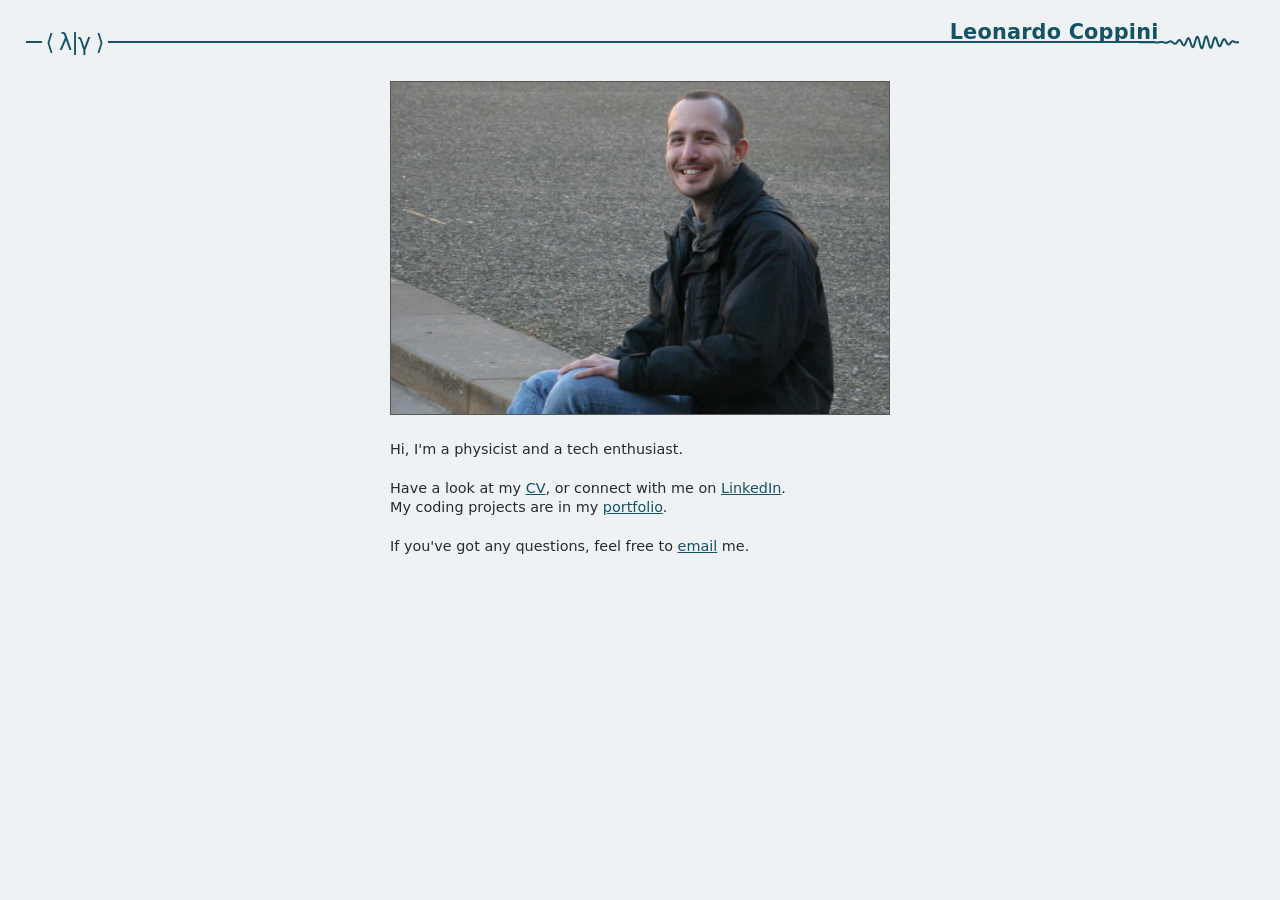
<file: index.html>
<!DOCTYPE html>
<html lang="it">
<head>
    <meta charset="UTF-8">
    <meta name="viewport" content="width=device-width, initial-scale=1.0">
    <link rel="icon" type="image/x-icon" href="assets/lc.ico">
    <link rel="stylesheet" href="css/ciessesse.css">
    <style>
        .align-items-center {
        align-items: center !important;
        }
    </style>
    <title>Leonardo Coppini</title>
</head>
<body>
    <header class="navbar navbar-static-top bs-docs-nav site-header" id="top">
        <div class="header-flat-line" aria-hidden="true"></div>
        <span class="psi-mark">&#10216; &#955;|&#947; &#10217;</span>
        <span class="wave-packet-slot">
                <svg class="wave-packet" viewBox="0 0 100 28" aria-hidden="true">
                    <path d="M 0.0,14.006 L 0.05,14.006 L 0.1,14.006 L 0.15,14.006 L 0.2,14.006 L 0.25,14.006 L 0.3,14.006 L 0.35,14.006 L 0.4,14.006 L 0.45,14.006 L 0.5,14.006 L 0.55,14.006 L 0.6,14.006 L 0.65,14.006 L 0.7,14.006 L 0.75,14.005 L 0.8,14.005 L 0.85,14.005 L 0.9,14.005 L 0.95,14.005 L 1.0,14.005 L 1.05,14.005 L 1.1,14.004 L 1.15,14.004 L 1.2,14.004 L 1.25,14.004 L 1.3,14.004 L 1.35,14.004 L 1.4,14.003 L 1.45,14.003 L 1.5,14.003 L 1.55,14.003 L 1.6,14.002 L 1.65,14.002 L 1.7,14.002 L 1.75,14.002 L 1.8,14.001 L 1.85,14.001 L 1.9,14.001 L 1.95,14.0 L 2.0,14.0 L 2.05,14.0 L 2.1,13.999 L 2.15,13.999 L 2.2,13.999 L 2.25,13.998 L 2.3,13.998 L 2.35,13.998 L 2.4,13.997 L 2.45,13.997 L 2.5,13.997 L 2.55,13.996 L 2.6,13.996 L 2.65,13.995 L 2.7,13.995 L 2.75,13.995 L 2.8,13.994 L 2.85,13.994 L 2.9,13.993 L 2.95,13.993 L 3.0,13.993 L 3.05,13.992 L 3.1,13.992 L 3.15,13.992 L 3.2,13.991 L 3.25,13.991 L 3.3,13.991 L 3.35,13.99 L 3.4,13.99 L 3.45,13.99 L 3.5,13.989 L 3.55,13.989 L 3.6,13.989 L 3.65,13.988 L 3.7,13.988 L 3.75,13.988 L 3.8,13.987 L 3.85,13.987 L 3.9,13.987 L 3.95,13.987 L 4.0,13.986 L 4.05,13.986 L 4.1,13.986 L 4.15,13.986 L 4.2,13.986 L 4.25,13.986 L 4.3,13.985 L 4.35,13.985 L 4.4,13.985 L 4.45,13.985 L 4.5,13.985 L 4.55,13.985 L 4.6,13.985 L 4.65,13.985 L 4.7,13.985 L 4.75,13.985 L 4.8,13.985 L 4.85,13.985 L 4.9,13.985 L 4.95,13.985 L 5.0,13.985 L 5.05,13.986 L 5.1,13.986 L 5.15,13.986 L 5.2,13.986 L 5.25,13.986 L 5.3,13.987 L 5.35,13.987 L 5.4,13.987 L 5.45,13.988 L 5.5,13.988 L 5.55,13.988 L 5.6,13.989 L 5.65,13.989 L 5.7,13.99 L 5.75,13.99 L 5.8,13.991 L 5.85,13.991 L 5.9,13.992 L 5.95,13.992 L 6.0,13.993 L 6.05,13.994 L 6.1,13.994 L 6.15,13.995 L 6.2,13.996 L 6.25,13.996 L 6.3,13.997 L 6.35,13.998 L 6.4,13.998 L 6.45,13.999 L 6.5,14.0 L 6.55,14.001 L 6.6,14.002 L 6.65,14.002 L 6.7,14.003 L 6.75,14.004 L 6.8,14.005 L 6.85,14.006 L 6.9,14.007 L 6.95,14.008 L 7.0,14.008 L 7.05,14.009 L 7.1,14.01 L 7.15,14.011 L 7.2,14.012 L 7.25,14.013 L 7.3,14.014 L 7.35,14.015 L 7.4,14.016 L 7.45,14.017 L 7.5,14.017 L 7.55,14.018 L 7.6,14.019 L 7.65,14.02 L 7.7,14.021 L 7.75,14.022 L 7.8,14.023 L 7.85,14.023 L 7.9,14.024 L 7.95,14.025 L 8.0,14.026 L 8.05,14.027 L 8.1,14.027 L 8.15,14.028 L 8.2,14.029 L 8.25,14.029 L 8.3,14.03 L 8.35,14.031 L 8.4,14.031 L 8.45,14.032 L 8.5,14.032 L 8.55,14.033 L 8.6,14.033 L 8.65,14.034 L 8.7,14.034 L 8.75,14.034 L 8.8,14.035 L 8.85,14.035 L 8.9,14.035 L 8.95,14.035 L 9.0,14.035 L 9.05,14.035 L 9.1,14.035 L 9.15,14.035 L 9.2,14.035 L 9.25,14.035 L 9.3,14.035 L 9.35,14.035 L 9.4,14.035 L 9.45,14.034 L 9.5,14.034 L 9.55,14.034 L 9.6,14.033 L 9.65,14.033 L 9.7,14.032 L 9.75,14.031 L 9.8,14.031 L 9.85,14.03 L 9.9,14.029 L 9.95,14.029 L 10.0,14.028 L 10.05,14.027 L 10.1,14.026 L 10.15,14.025 L 10.2,14.024 L 10.25,14.022 L 10.3,14.021 L 10.35,14.02 L 10.4,14.019 L 10.45,14.017 L 10.5,14.016 L 10.55,14.015 L 10.6,14.013 L 10.65,14.012 L 10.7,14.01 L 10.75,14.009 L 10.8,14.007 L 10.85,14.005 L 10.9,14.004 L 10.95,14.002 L 11.0,14.0 L 11.05,13.998 L 11.1,13.996 L 11.15,13.994 L 11.2,13.993 L 11.25,13.991 L 11.3,13.989 L 11.35,13.987 L 11.4,13.985 L 11.45,13.983 L 11.5,13.981 L 11.55,13.979 L 11.6,13.977 L 11.65,13.975 L 11.7,13.973 L 11.75,13.971 L 11.8,13.969 L 11.85,13.967 L 11.9,13.965 L 11.95,13.963 L 12.0,13.961 L 12.05,13.959 L 12.1,13.957 L 12.15,13.955 L 12.2,13.953 L 12.25,13.951 L 12.3,13.949 L 12.35,13.947 L 12.4,13.946 L 12.45,13.944 L 12.5,13.942 L 12.55,13.941 L 12.6,13.939 L 12.65,13.938 L 12.7,13.936 L 12.75,13.935 L 12.8,13.933 L 12.85,13.932 L 12.9,13.931 L 12.95,13.93 L 13.0,13.929 L 13.05,13.928 L 13.1,13.927 L 13.15,13.926 L 13.2,13.925 L 13.25,13.924 L 13.3,13.924 L 13.35,13.923 L 13.4,13.923 L 13.45,13.922 L 13.5,13.922 L 13.55,13.922 L 13.6,13.922 L 13.65,13.922 L 13.7,13.922 L 13.75,13.923 L 13.8,13.923 L 13.85,13.923 L 13.9,13.924 L 13.95,13.925 L 14.0,13.926 L 14.05,13.927 L 14.1,13.928 L 14.15,13.929 L 14.2,13.93 L 14.25,13.931 L 14.3,13.933 L 14.35,13.935 L 14.4,13.936 L 14.45,13.938 L 14.5,13.94 L 14.55,13.942 L 14.6,13.944 L 14.65,13.947 L 14.7,13.949 L 14.75,13.951 L 14.8,13.954 L 14.85,13.957 L 14.9,13.959 L 14.95,13.962 L 15.0,13.965 L 15.05,13.968 L 15.1,13.972 L 15.15,13.975 L 15.2,13.978 L 15.25,13.982 L 15.3,13.985 L 15.35,13.989 L 15.4,13.992 L 15.45,13.996 L 15.5,14.0 L 15.55,14.004 L 15.6,14.008 L 15.65,14.012 L 15.7,14.016 L 15.75,14.02 L 15.8,14.024 L 15.85,14.028 L 15.9,14.032 L 15.95,14.036 L 16.0,14.041 L 16.05,14.045 L 16.1,14.049 L 16.15,14.053 L 16.2,14.058 L 16.25,14.062 L 16.3,14.066 L 16.35,14.07 L 16.4,14.075 L 16.45,14.079 L 16.5,14.083 L 16.55,14.087 L 16.6,14.091 L 16.65,14.095 L 16.7,14.099 L 16.75,14.103 L 16.8,14.107 L 16.85,14.11 L 16.9,14.114 L 16.95,14.117 L 17.0,14.121 L 17.05,14.124 L 17.1,14.127 L 17.15,14.13 L 17.2,14.133 L 17.25,14.136 L 17.3,14.139 L 17.35,14.142 L 17.4,14.144 L 17.45,14.146 L 17.5,14.148 L 17.55,14.15 L 17.6,14.152 L 17.65,14.154 L 17.7,14.155 L 17.75,14.157 L 17.8,14.158 L 17.85,14.159 L 17.9,14.16 L 17.95,14.16 L 18.0,14.16 L 18.05,14.161 L 18.1,14.16 L 18.15,14.16 L 18.2,14.16 L 18.25,14.159 L 18.3,14.158 L 18.35,14.157 L 18.4,14.156 L 18.45,14.154 L 18.5,14.152 L 18.55,14.15 L 18.6,14.148 L 18.65,14.145 L 18.7,14.143 L 18.75,14.14 L 18.8,14.137 L 18.85,14.133 L 18.9,14.13 L 18.95,14.126 L 19.0,14.122 L 19.05,14.118 L 19.1,14.113 L 19.15,14.108 L 19.2,14.104 L 19.25,14.098 L 19.3,14.093 L 19.35,14.088 L 19.4,14.082 L 19.45,14.076 L 19.5,14.07 L 19.55,14.064 L 19.6,14.057 L 19.65,14.051 L 19.7,14.044 L 19.75,14.037 L 19.8,14.03 L 19.85,14.022 L 19.9,14.015 L 19.95,14.008 L 20.0,14.0 L 20.05,13.992 L 20.1,13.984 L 20.15,13.976 L 20.2,13.968 L 20.25,13.96 L 20.3,13.952 L 20.35,13.944 L 20.4,13.936 L 20.45,13.927 L 20.5,13.919 L 20.55,13.911 L 20.6,13.902 L 20.65,13.894 L 20.7,13.886 L 20.75,13.877 L 20.8,13.869 L 20.85,13.861 L 20.9,13.853 L 20.95,13.845 L 21.0,13.837 L 21.05,13.829 L 21.1,13.821 L 21.15,13.813 L 21.2,13.805 L 21.25,13.798 L 21.3,13.791 L 21.35,13.784 L 21.4,13.777 L 21.45,13.77 L 21.5,13.763 L 21.55,13.757 L 21.6,13.751 L 21.65,13.745 L 21.7,13.739 L 21.75,13.734 L 21.8,13.729 L 21.85,13.724 L 21.9,13.72 L 21.95,13.715 L 22.0,13.711 L 22.05,13.708 L 22.1,13.704 L 22.15,13.701 L 22.2,13.699 L 22.25,13.696 L 22.3,13.694 L 22.35,13.693 L 22.4,13.692 L 22.45,13.691 L 22.5,13.69 L 22.55,13.69 L 22.6,13.691 L 22.65,13.691 L 22.7,13.693 L 22.75,13.694 L 22.8,13.696 L 22.85,13.699 L 22.9,13.701 L 22.95,13.705 L 23.0,13.708 L 23.05,13.712 L 23.1,13.717 L 23.15,13.722 L 23.2,13.727 L 23.25,13.733 L 23.3,13.739 L 23.35,13.746 L 23.4,13.753 L 23.45,13.76 L 23.5,13.768 L 23.55,13.777 L 23.6,13.785 L 23.65,13.794 L 23.7,13.804 L 23.75,13.814 L 23.8,13.824 L 23.85,13.834 L 23.9,13.845 L 23.95,13.856 L 24.0,13.868 L 24.05,13.88 L 24.1,13.892 L 24.15,13.905 L 24.2,13.918 L 24.25,13.931 L 24.3,13.944 L 24.35,13.958 L 24.4,13.972 L 24.45,13.986 L 24.5,14.0 L 24.55,14.014 L 24.6,14.029 L 24.65,14.044 L 24.7,14.059 L 24.75,14.074 L 24.8,14.089 L 24.85,14.104 L 24.9,14.12 L 24.95,14.135 L 25.0,14.151 L 25.05,14.166 L 25.1,14.181 L 25.15,14.197 L 25.2,14.212 L 25.25,14.227 L 25.3,14.243 L 25.35,14.258 L 25.4,14.273 L 25.45,14.287 L 25.5,14.302 L 25.55,14.316 L 25.6,14.331 L 25.65,14.344 L 25.7,14.358 L 25.75,14.372 L 25.8,14.385 L 25.85,14.397 L 25.9,14.41 L 25.95,14.422 L 26.0,14.434 L 26.05,14.445 L 26.1,14.456 L 26.15,14.466 L 26.2,14.476 L 26.25,14.486 L 26.3,14.495 L 26.35,14.503 L 26.4,14.511 L 26.45,14.519 L 26.5,14.525 L 26.55,14.532 L 26.6,14.537 L 26.65,14.542 L 26.7,14.547 L 26.75,14.551 L 26.8,14.554 L 26.85,14.556 L 26.9,14.558 L 26.95,14.559 L 27.0,14.559 L 27.05,14.559 L 27.1,14.558 L 27.15,14.556 L 27.2,14.554 L 27.25,14.55 L 27.3,14.546 L 27.35,14.542 L 27.4,14.536 L 27.45,14.53 L 27.5,14.523 L 27.55,14.515 L 27.6,14.507 L 27.65,14.498 L 27.7,14.488 L 27.75,14.477 L 27.8,14.466 L 27.85,14.453 L 27.9,14.441 L 27.95,14.427 L 28.0,14.413 L 28.05,14.398 L 28.1,14.382 L 28.15,14.365 L 28.2,14.348 L 28.25,14.331 L 28.3,14.312 L 28.35,14.293 L 28.4,14.274 L 28.45,14.254 L 28.5,14.233 L 28.55,14.212 L 28.6,14.19 L 28.65,14.168 L 28.7,14.145 L 28.75,14.122 L 28.8,14.098 L 28.85,14.074 L 28.9,14.05 L 28.95,14.025 L 29.0,14.0 L 29.05,13.975 L 29.1,13.949 L 29.15,13.923 L 29.2,13.897 L 29.25,13.871 L 29.3,13.844 L 29.35,13.818 L 29.4,13.791 L 29.45,13.764 L 29.5,13.738 L 29.55,13.711 L 29.6,13.685 L 29.65,13.658 L 29.7,13.632 L 29.75,13.605 L 29.8,13.579 L 29.85,13.554 L 29.9,13.528 L 29.95,13.503 L 30.0,13.478 L 30.05,13.454 L 30.1,13.429 L 30.15,13.406 L 30.2,13.383 L 30.25,13.36 L 30.3,13.338 L 30.35,13.316 L 30.4,13.296 L 30.45,13.275 L 30.5,13.256 L 30.55,13.237 L 30.6,13.219 L 30.65,13.202 L 30.7,13.185 L 30.75,13.169 L 30.8,13.155 L 30.85,13.141 L 30.9,13.128 L 30.95,13.116 L 31.0,13.105 L 31.05,13.095 L 31.1,13.086 L 31.15,13.078 L 31.2,13.071 L 31.25,13.066 L 31.3,13.061 L 31.35,13.058 L 31.4,13.055 L 31.45,13.054 L 31.5,13.054 L 31.55,13.056 L 31.6,13.058 L 31.65,13.062 L 31.7,13.067 L 31.75,13.073 L 31.8,13.08 L 31.85,13.089 L 31.9,13.098 L 31.95,13.11 L 32.0,13.122 L 32.05,13.136 L 32.1,13.15 L 32.15,13.166 L 32.2,13.184 L 32.25,13.202 L 32.3,13.222 L 32.35,13.243 L 32.4,13.265 L 32.45,13.288 L 32.5,13.312 L 32.55,13.338 L 32.6,13.365 L 32.65,13.392 L 32.7,13.421 L 32.75,13.451 L 32.8,13.482 L 32.85,13.513 L 32.9,13.546 L 32.95,13.58 L 33.0,13.614 L 33.05,13.65 L 33.1,13.686 L 33.15,13.723 L 33.2,13.761 L 33.25,13.799 L 33.3,13.838 L 33.35,13.878 L 33.4,13.918 L 33.45,13.959 L 33.5,14.0 L 33.55,14.042 L 33.6,14.084 L 33.65,14.126 L 33.7,14.169 L 33.75,14.212 L 33.8,14.255 L 33.85,14.298 L 33.9,14.341 L 33.95,14.384 L 34.0,14.427 L 34.05,14.47 L 34.1,14.513 L 34.15,14.556 L 34.2,14.599 L 34.25,14.641 L 34.3,14.682 L 34.35,14.724 L 34.4,14.765 L 34.45,14.805 L 34.5,14.845 L 34.55,14.884 L 34.6,14.922 L 34.65,14.959 L 34.7,14.996 L 34.75,15.032 L 34.8,15.067 L 34.85,15.1 L 34.9,15.133 L 34.95,15.165 L 35.0,15.195 L 35.05,15.225 L 35.1,15.253 L 35.15,15.28 L 35.2,15.305 L 35.25,15.329 L 35.3,15.352 L 35.35,15.373 L 35.4,15.393 L 35.45,15.411 L 35.5,15.427 L 35.55,15.442 L 35.6,15.455 L 35.65,15.467 L 35.7,15.476 L 35.75,15.484 L 35.8,15.49 L 35.85,15.495 L 35.9,15.497 L 35.95,15.498 L 36.0,15.497 L 36.05,15.494 L 36.1,15.489 L 36.15,15.482 L 36.2,15.473 L 36.25,15.462 L 36.3,15.45 L 36.35,15.435 L 36.4,15.419 L 36.45,15.4 L 36.5,15.38 L 36.55,15.357 L 36.6,15.333 L 36.65,15.307 L 36.7,15.279 L 36.75,15.249 L 36.8,15.217 L 36.85,15.184 L 36.9,15.148 L 36.95,15.111 L 37.0,15.072 L 37.05,15.032 L 37.1,14.99 L 37.15,14.946 L 37.2,14.9 L 37.25,14.853 L 37.3,14.805 L 37.35,14.755 L 37.4,14.704 L 37.45,14.651 L 37.5,14.597 L 37.55,14.542 L 37.6,14.485 L 37.65,14.428 L 37.7,14.369 L 37.75,14.31 L 37.8,14.25 L 37.85,14.188 L 37.9,14.126 L 37.95,14.063 L 38.0,14.0 L 38.05,13.936 L 38.1,13.872 L 38.15,13.807 L 38.2,13.742 L 38.25,13.676 L 38.3,13.61 L 38.35,13.545 L 38.4,13.479 L 38.45,13.413 L 38.5,13.348 L 38.55,13.283 L 38.6,13.218 L 38.65,13.153 L 38.7,13.089 L 38.75,13.026 L 38.8,12.963 L 38.85,12.901 L 38.9,12.84 L 38.95,12.78 L 39.0,12.721 L 39.05,12.663 L 39.1,12.606 L 39.15,12.55 L 39.2,12.496 L 39.25,12.443 L 39.3,12.392 L 39.35,12.342 L 39.4,12.294 L 39.45,12.247 L 39.5,12.203 L 39.55,12.16 L 39.6,12.119 L 39.65,12.08 L 39.7,12.044 L 39.75,12.009 L 39.8,11.977 L 39.85,11.946 L 39.9,11.919 L 39.95,11.893 L 40.0,11.87 L 40.05,11.85 L 40.1,11.832 L 40.15,11.816 L 40.2,11.803 L 40.25,11.793 L 40.3,11.785 L 40.35,11.78 L 40.4,11.778 L 40.45,11.779 L 40.5,11.782 L 40.55,11.789 L 40.6,11.798 L 40.65,11.809 L 40.7,11.824 L 40.75,11.841 L 40.8,11.862 L 40.85,11.885 L 40.9,11.911 L 40.95,11.94 L 41.0,11.971 L 41.05,12.005 L 41.1,12.042 L 41.15,12.082 L 41.2,12.125 L 41.25,12.17 L 41.3,12.218 L 41.35,12.268 L 41.4,12.321 L 41.45,12.377 L 41.5,12.435 L 41.55,12.495 L 41.6,12.557 L 41.65,12.622 L 41.7,12.69 L 41.75,12.759 L 41.8,12.83 L 41.85,12.904 L 41.9,12.979 L 41.95,13.056 L 42.0,13.135 L 42.05,13.215 L 42.1,13.297 L 42.15,13.381 L 42.2,13.466 L 42.25,13.552 L 42.3,13.64 L 42.35,13.729 L 42.4,13.818 L 42.45,13.909 L 42.5,14.0 L 42.55,14.092 L 42.6,14.184 L 42.65,14.277 L 42.7,14.371 L 42.75,14.464 L 42.8,14.558 L 42.85,14.652 L 42.9,14.745 L 42.95,14.838 L 43.0,14.931 L 43.05,15.024 L 43.1,15.115 L 43.15,15.206 L 43.2,15.297 L 43.25,15.386 L 43.3,15.474 L 43.35,15.561 L 43.4,15.646 L 43.45,15.731 L 43.5,15.813 L 43.55,15.894 L 43.6,15.973 L 43.65,16.051 L 43.7,16.126 L 43.75,16.199 L 43.8,16.27 L 43.85,16.338 L 43.9,16.405 L 43.95,16.468 L 44.0,16.529 L 44.05,16.588 L 44.1,16.643 L 44.15,16.696 L 44.2,16.745 L 44.25,16.792 L 44.3,16.835 L 44.35,16.875 L 44.4,16.912 L 44.45,16.945 L 44.5,16.975 L 44.55,17.002 L 44.6,17.025 L 44.65,17.044 L 44.7,17.06 L 44.75,17.072 L 44.8,17.08 L 44.85,17.085 L 44.9,17.085 L 44.95,17.082 L 45.0,17.075 L 45.05,17.064 L 45.1,17.05 L 45.15,17.031 L 45.2,17.009 L 45.25,16.982 L 45.3,16.952 L 45.35,16.918 L 45.4,16.88 L 45.45,16.838 L 45.5,16.793 L 45.55,16.744 L 45.6,16.691 L 45.65,16.634 L 45.7,16.574 L 45.75,16.51 L 45.8,16.443 L 45.85,16.372 L 45.9,16.297 L 45.95,16.22 L 46.0,16.139 L 46.05,16.055 L 46.1,15.968 L 46.15,15.878 L 46.2,15.785 L 46.25,15.69 L 46.3,15.592 L 46.35,15.491 L 46.4,15.387 L 46.45,15.282 L 46.5,15.174 L 46.55,15.064 L 46.6,14.952 L 46.65,14.838 L 46.7,14.722 L 46.75,14.605 L 46.8,14.486 L 46.85,14.366 L 46.9,14.245 L 46.95,14.123 L 47.0,14.0 L 47.05,13.876 L 47.1,13.752 L 47.15,13.627 L 47.2,13.502 L 47.25,13.377 L 47.3,13.252 L 47.35,13.127 L 47.4,13.003 L 47.45,12.879 L 47.5,12.755 L 47.55,12.633 L 47.6,12.511 L 47.65,12.391 L 47.7,12.272 L 47.75,12.154 L 47.8,12.038 L 47.85,11.924 L 47.9,11.812 L 47.95,11.702 L 48.0,11.594 L 48.05,11.488 L 48.1,11.385 L 48.15,11.285 L 48.2,11.187 L 48.25,11.093 L 48.3,11.001 L 48.35,10.913 L 48.4,10.828 L 48.45,10.746 L 48.5,10.668 L 48.55,10.594 L 48.6,10.524 L 48.65,10.457 L 48.7,10.395 L 48.75,10.336 L 48.8,10.282 L 48.85,10.232 L 48.9,10.187 L 48.95,10.146 L 49.0,10.11 L 49.05,10.078 L 49.1,10.051 L 49.15,10.028 L 49.2,10.011 L 49.25,9.998 L 49.3,9.99 L 49.35,9.987 L 49.4,9.989 L 49.45,9.996 L 49.5,10.008 L 49.55,10.025 L 49.6,10.047 L 49.65,10.074 L 49.7,10.106 L 49.75,10.143 L 49.8,10.185 L 49.85,10.232 L 49.9,10.283 L 49.95,10.34 L 50.0,10.401 L 50.05,10.467 L 50.1,10.538 L 50.15,10.614 L 50.2,10.693 L 50.25,10.778 L 50.3,10.867 L 50.35,10.96 L 50.4,11.057 L 50.45,11.158 L 50.5,11.264 L 50.55,11.373 L 50.6,11.486 L 50.65,11.603 L 50.7,11.723 L 50.75,11.847 L 50.8,11.973 L 50.85,12.103 L 50.9,12.236 L 50.95,12.372 L 51.0,12.51 L 51.05,12.651 L 51.1,12.794 L 51.15,12.939 L 51.2,13.086 L 51.25,13.235 L 51.3,13.385 L 51.35,13.537 L 51.4,13.691 L 51.45,13.845 L 51.5,14.0 L 51.55,14.156 L 51.6,14.312 L 51.65,14.469 L 51.7,14.626 L 51.75,14.782 L 51.8,14.939 L 51.85,15.094 L 51.9,15.25 L 51.95,15.404 L 52.0,15.557 L 52.05,15.709 L 52.1,15.86 L 52.15,16.009 L 52.2,16.156 L 52.25,16.301 L 52.3,16.443 L 52.35,16.584 L 52.4,16.721 L 52.45,16.856 L 52.5,16.988 L 52.55,17.117 L 52.6,17.243 L 52.65,17.365 L 52.7,17.483 L 52.75,17.598 L 52.8,17.708 L 52.85,17.814 L 52.9,17.917 L 52.95,18.014 L 53.0,18.108 L 53.05,18.196 L 53.1,18.28 L 53.15,18.358 L 53.2,18.432 L 53.25,18.5 L 53.3,18.563 L 53.35,18.621 L 53.4,18.674 L 53.45,18.72 L 53.5,18.761 L 53.55,18.797 L 53.6,18.826 L 53.65,18.85 L 53.7,18.868 L 53.75,18.88 L 53.8,18.886 L 53.85,18.886 L 53.9,18.88 L 53.95,18.868 L 54.0,18.85 L 54.05,18.825 L 54.1,18.795 L 54.15,18.759 L 54.2,18.717 L 54.25,18.669 L 54.3,18.615 L 54.35,18.555 L 54.4,18.489 L 54.45,18.417 L 54.5,18.34 L 54.55,18.257 L 54.6,18.169 L 54.65,18.075 L 54.7,17.976 L 54.75,17.872 L 54.8,17.762 L 54.85,17.648 L 54.9,17.529 L 54.95,17.404 L 55.0,17.276 L 55.05,17.143 L 55.1,17.005 L 55.15,16.864 L 55.2,16.718 L 55.25,16.569 L 55.3,16.416 L 55.35,16.259 L 55.4,16.1 L 55.45,15.937 L 55.5,15.771 L 55.55,15.603 L 55.6,15.432 L 55.65,15.258 L 55.7,15.083 L 55.75,14.906 L 55.8,14.727 L 55.85,14.547 L 55.9,14.366 L 55.95,14.183 L 56.0,14.0 L 56.05,13.816 L 56.1,13.632 L 56.15,13.448 L 56.2,13.264 L 56.25,13.081 L 56.3,12.898 L 56.35,12.715 L 56.4,12.534 L 56.45,12.354 L 56.5,12.176 L 56.55,12.0 L 56.6,11.825 L 56.65,11.653 L 56.7,11.483 L 56.75,11.316 L 56.8,11.151 L 56.85,10.99 L 56.9,10.832 L 56.95,10.677 L 57.0,10.526 L 57.05,10.379 L 57.1,10.236 L 57.15,10.097 L 57.2,9.963 L 57.25,9.833 L 57.3,9.708 L 57.35,9.588 L 57.4,9.473 L 57.45,9.364 L 57.5,9.26 L 57.55,9.161 L 57.6,9.068 L 57.65,8.981 L 57.7,8.9 L 57.75,8.826 L 57.8,8.757 L 57.85,8.694 L 57.9,8.638 L 57.95,8.589 L 58.0,8.545 L 58.05,8.509 L 58.1,8.479 L 58.15,8.456 L 58.2,8.44 L 58.25,8.43 L 58.3,8.427 L 58.35,8.432 L 58.4,8.443 L 58.45,8.46 L 58.5,8.485 L 58.55,8.517 L 58.6,8.555 L 58.65,8.6 L 58.7,8.652 L 58.75,8.71 L 58.8,8.775 L 58.85,8.847 L 58.9,8.925 L 58.95,9.01 L 59.0,9.1 L 59.05,9.197 L 59.1,9.301 L 59.15,9.41 L 59.2,9.525 L 59.25,9.645 L 59.3,9.771 L 59.35,9.903 L 59.4,10.04 L 59.45,10.182 L 59.5,10.329 L 59.55,10.481 L 59.6,10.637 L 59.65,10.798 L 59.7,10.963 L 59.75,11.132 L 59.8,11.305 L 59.85,11.481 L 59.9,11.661 L 59.95,11.844 L 60.0,12.03 L 60.05,12.219 L 60.1,12.41 L 60.15,12.603 L 60.2,12.799 L 60.25,12.996 L 60.3,13.195 L 60.35,13.395 L 60.4,13.596 L 60.45,13.798 L 60.5,14.0 L 60.55,14.203 L 60.6,14.406 L 60.65,14.608 L 60.7,14.81 L 60.75,15.012 L 60.8,15.212 L 60.85,15.411 L 60.9,15.609 L 60.95,15.805 L 61.0,15.999 L 61.05,16.191 L 61.1,16.381 L 61.15,16.567 L 61.2,16.751 L 61.25,16.932 L 61.3,17.109 L 61.35,17.283 L 61.4,17.453 L 61.45,17.619 L 61.5,17.78 L 61.55,17.938 L 61.6,18.09 L 61.65,18.238 L 61.7,18.38 L 61.75,18.518 L 61.8,18.65 L 61.85,18.776 L 61.9,18.897 L 61.95,19.012 L 62.0,19.12 L 62.05,19.223 L 62.1,19.319 L 62.15,19.409 L 62.2,19.492 L 62.25,19.569 L 62.3,19.639 L 62.35,19.702 L 62.4,19.758 L 62.45,19.807 L 62.5,19.849 L 62.55,19.884 L 62.6,19.911 L 62.65,19.932 L 62.7,19.945 L 62.75,19.951 L 62.8,19.949 L 62.85,19.94 L 62.9,19.924 L 62.95,19.901 L 63.0,19.87 L 63.05,19.833 L 63.1,19.788 L 63.15,19.735 L 63.2,19.676 L 63.25,19.61 L 63.3,19.537 L 63.35,19.457 L 63.4,19.37 L 63.45,19.277 L 63.5,19.177 L 63.55,19.071 L 63.6,18.958 L 63.65,18.84 L 63.7,18.715 L 63.75,18.585 L 63.8,18.448 L 63.85,18.307 L 63.9,18.16 L 63.95,18.008 L 64.0,17.85 L 64.05,17.689 L 64.1,17.522 L 64.15,17.351 L 64.2,17.176 L 64.25,16.997 L 64.3,16.815 L 64.35,16.628 L 64.4,16.439 L 64.45,16.247 L 64.5,16.051 L 64.55,15.853 L 64.6,15.653 L 64.65,15.451 L 64.7,15.247 L 64.75,15.042 L 64.8,14.835 L 64.85,14.627 L 64.9,14.419 L 64.95,14.209 L 65.0,14.0 L 65.05,13.791 L 65.1,13.581 L 65.15,13.373 L 65.2,13.165 L 65.25,12.958 L 65.3,12.753 L 65.35,12.549 L 65.4,12.347 L 65.45,12.147 L 65.5,11.949 L 65.55,11.753 L 65.6,11.561 L 65.65,11.372 L 65.7,11.185 L 65.75,11.003 L 65.8,10.824 L 65.85,10.649 L 65.9,10.478 L 65.95,10.311 L 66.0,10.15 L 66.05,9.992 L 66.1,9.84 L 66.15,9.693 L 66.2,9.552 L 66.25,9.415 L 66.3,9.285 L 66.35,9.16 L 66.4,9.042 L 66.45,8.929 L 66.5,8.823 L 66.55,8.723 L 66.6,8.63 L 66.65,8.543 L 66.7,8.463 L 66.75,8.39 L 66.8,8.324 L 66.85,8.265 L 66.9,8.212 L 66.95,8.167 L 67.0,8.13 L 67.05,8.099 L 67.1,8.076 L 67.15,8.06 L 67.2,8.051 L 67.25,8.049 L 67.3,8.055 L 67.35,8.068 L 67.4,8.089 L 67.45,8.116 L 67.5,8.151 L 67.55,8.193 L 67.6,8.242 L 67.65,8.298 L 67.7,8.361 L 67.75,8.431 L 67.8,8.508 L 67.85,8.591 L 67.9,8.681 L 67.95,8.777 L 68.0,8.88 L 68.05,8.988 L 68.1,9.103 L 68.15,9.224 L 68.2,9.35 L 68.25,9.482 L 68.3,9.62 L 68.35,9.762 L 68.4,9.91 L 68.45,10.062 L 68.5,10.22 L 68.55,10.381 L 68.6,10.547 L 68.65,10.717 L 68.7,10.891 L 68.75,11.068 L 68.8,11.249 L 68.85,11.433 L 68.9,11.619 L 68.95,11.809 L 69.0,12.001 L 69.05,12.195 L 69.1,12.391 L 69.15,12.589 L 69.2,12.788 L 69.25,12.988 L 69.3,13.19 L 69.35,13.392 L 69.4,13.594 L 69.45,13.797 L 69.5,14.0 L 69.55,14.202 L 69.6,14.404 L 69.65,14.605 L 69.7,14.805 L 69.75,15.004 L 69.8,15.201 L 69.85,15.397 L 69.9,15.59 L 69.95,15.781 L 70.0,15.97 L 70.05,16.156 L 70.1,16.339 L 70.15,16.519 L 70.2,16.695 L 70.25,16.868 L 70.3,17.037 L 70.35,17.202 L 70.4,17.363 L 70.45,17.519 L 70.5,17.671 L 70.55,17.818 L 70.6,17.96 L 70.65,18.097 L 70.7,18.229 L 70.75,18.355 L 70.8,18.475 L 70.85,18.59 L 70.9,18.699 L 70.95,18.803 L 71.0,18.9 L 71.05,18.99 L 71.1,19.075 L 71.15,19.153 L 71.2,19.225 L 71.25,19.29 L 71.3,19.348 L 71.35,19.4 L 71.4,19.445 L 71.45,19.483 L 71.5,19.515 L 71.55,19.54 L 71.6,19.557 L 71.65,19.568 L 71.7,19.573 L 71.75,19.57 L 71.8,19.56 L 71.85,19.544 L 71.9,19.521 L 71.95,19.491 L 72.0,19.455 L 72.05,19.411 L 72.1,19.362 L 72.15,19.306 L 72.2,19.243 L 72.25,19.174 L 72.3,19.1 L 72.35,19.019 L 72.4,18.932 L 72.45,18.839 L 72.5,18.74 L 72.55,18.636 L 72.6,18.527 L 72.65,18.412 L 72.7,18.292 L 72.75,18.167 L 72.8,18.037 L 72.85,17.903 L 72.9,17.764 L 72.95,17.621 L 73.0,17.474 L 73.05,17.323 L 73.1,17.168 L 73.15,17.01 L 73.2,16.849 L 73.25,16.684 L 73.3,16.517 L 73.35,16.347 L 73.4,16.175 L 73.45,16.0 L 73.5,15.824 L 73.55,15.646 L 73.6,15.466 L 73.65,15.285 L 73.7,15.102 L 73.75,14.919 L 73.8,14.736 L 73.85,14.552 L 73.9,14.368 L 73.95,14.184 L 74.0,14.0 L 74.05,13.817 L 74.1,13.634 L 74.15,13.453 L 74.2,13.273 L 74.25,13.094 L 74.3,12.917 L 74.35,12.742 L 74.4,12.568 L 74.45,12.397 L 74.5,12.229 L 74.55,12.063 L 74.6,11.9 L 74.65,11.741 L 74.7,11.584 L 74.75,11.431 L 74.8,11.282 L 74.85,11.136 L 74.9,10.995 L 74.95,10.857 L 75.0,10.724 L 75.05,10.596 L 75.1,10.471 L 75.15,10.352 L 75.2,10.238 L 75.25,10.128 L 75.3,10.024 L 75.35,9.925 L 75.4,9.831 L 75.45,9.743 L 75.5,9.66 L 75.55,9.583 L 75.6,9.511 L 75.65,9.445 L 75.7,9.385 L 75.75,9.331 L 75.8,9.283 L 75.85,9.241 L 75.9,9.205 L 75.95,9.175 L 76.0,9.15 L 76.05,9.132 L 76.1,9.12 L 76.15,9.114 L 76.2,9.114 L 76.25,9.12 L 76.3,9.132 L 76.35,9.15 L 76.4,9.174 L 76.45,9.203 L 76.5,9.239 L 76.55,9.28 L 76.6,9.326 L 76.65,9.379 L 76.7,9.437 L 76.75,9.5 L 76.8,9.568 L 76.85,9.642 L 76.9,9.72 L 76.95,9.804 L 77.0,9.892 L 77.05,9.986 L 77.1,10.083 L 77.15,10.186 L 77.2,10.292 L 77.25,10.402 L 77.3,10.517 L 77.35,10.635 L 77.4,10.757 L 77.45,10.883 L 77.5,11.012 L 77.55,11.144 L 77.6,11.279 L 77.65,11.416 L 77.7,11.557 L 77.75,11.699 L 77.8,11.844 L 77.85,11.991 L 77.9,12.14 L 77.95,12.291 L 78.0,12.443 L 78.05,12.596 L 78.1,12.75 L 78.15,12.906 L 78.2,13.061 L 78.25,13.218 L 78.3,13.374 L 78.35,13.531 L 78.4,13.688 L 78.45,13.844 L 78.5,14.0 L 78.55,14.155 L 78.6,14.309 L 78.65,14.463 L 78.7,14.615 L 78.75,14.765 L 78.8,14.914 L 78.85,15.061 L 78.9,15.206 L 78.95,15.349 L 79.0,15.49 L 79.05,15.628 L 79.1,15.764 L 79.15,15.897 L 79.2,16.027 L 79.25,16.153 L 79.3,16.277 L 79.35,16.397 L 79.4,16.514 L 79.45,16.627 L 79.5,16.736 L 79.55,16.842 L 79.6,16.943 L 79.65,17.04 L 79.7,17.133 L 79.75,17.222 L 79.8,17.307 L 79.85,17.386 L 79.9,17.462 L 79.95,17.533 L 80.0,17.599 L 80.05,17.66 L 80.1,17.717 L 80.15,17.768 L 80.2,17.815 L 80.25,17.857 L 80.3,17.894 L 80.35,17.926 L 80.4,17.953 L 80.45,17.975 L 80.5,17.992 L 80.55,18.004 L 80.6,18.011 L 80.65,18.013 L 80.7,18.01 L 80.75,18.002 L 80.8,17.989 L 80.85,17.972 L 80.9,17.949 L 80.95,17.922 L 81.0,17.89 L 81.05,17.854 L 81.1,17.813 L 81.15,17.768 L 81.2,17.718 L 81.25,17.664 L 81.3,17.605 L 81.35,17.543 L 81.4,17.476 L 81.45,17.406 L 81.5,17.332 L 81.55,17.254 L 81.6,17.172 L 81.65,17.087 L 81.7,16.999 L 81.75,16.907 L 81.8,16.813 L 81.85,16.715 L 81.9,16.615 L 81.95,16.512 L 82.0,16.406 L 82.05,16.298 L 82.1,16.188 L 82.15,16.076 L 82.2,15.962 L 82.25,15.846 L 82.3,15.728 L 82.35,15.609 L 82.4,15.489 L 82.45,15.367 L 82.5,15.245 L 82.55,15.121 L 82.6,14.997 L 82.65,14.873 L 82.7,14.748 L 82.75,14.623 L 82.8,14.498 L 82.85,14.373 L 82.9,14.248 L 82.95,14.124 L 83.0,14.0 L 83.05,13.877 L 83.1,13.755 L 83.15,13.634 L 83.2,13.514 L 83.25,13.395 L 83.3,13.278 L 83.35,13.162 L 83.4,13.048 L 83.45,12.936 L 83.5,12.826 L 83.55,12.718 L 83.6,12.613 L 83.65,12.509 L 83.7,12.408 L 83.75,12.31 L 83.8,12.215 L 83.85,12.122 L 83.9,12.032 L 83.95,11.945 L 84.0,11.861 L 84.05,11.78 L 84.1,11.703 L 84.15,11.628 L 84.2,11.557 L 84.25,11.49 L 84.3,11.426 L 84.35,11.366 L 84.4,11.309 L 84.45,11.256 L 84.5,11.207 L 84.55,11.162 L 84.6,11.12 L 84.65,11.082 L 84.7,11.048 L 84.75,11.018 L 84.8,10.991 L 84.85,10.969 L 84.9,10.95 L 84.95,10.936 L 85.0,10.925 L 85.05,10.918 L 85.1,10.915 L 85.15,10.915 L 85.2,10.92 L 85.25,10.928 L 85.3,10.94 L 85.35,10.956 L 85.4,10.975 L 85.45,10.998 L 85.5,11.025 L 85.55,11.055 L 85.6,11.088 L 85.65,11.125 L 85.7,11.165 L 85.75,11.208 L 85.8,11.255 L 85.85,11.304 L 85.9,11.357 L 85.95,11.412 L 86.0,11.471 L 86.05,11.532 L 86.1,11.595 L 86.15,11.662 L 86.2,11.73 L 86.25,11.801 L 86.3,11.874 L 86.35,11.949 L 86.4,12.027 L 86.45,12.106 L 86.5,12.187 L 86.55,12.269 L 86.6,12.354 L 86.65,12.439 L 86.7,12.526 L 86.75,12.614 L 86.8,12.703 L 86.85,12.794 L 86.9,12.885 L 86.95,12.976 L 87.0,13.069 L 87.05,13.162 L 87.1,13.255 L 87.15,13.348 L 87.2,13.442 L 87.25,13.536 L 87.3,13.629 L 87.35,13.723 L 87.4,13.816 L 87.45,13.908 L 87.5,14.0 L 87.55,14.091 L 87.6,14.182 L 87.65,14.271 L 87.7,14.36 L 87.75,14.448 L 87.8,14.534 L 87.85,14.619 L 87.9,14.703 L 87.95,14.785 L 88.0,14.865 L 88.05,14.944 L 88.1,15.021 L 88.15,15.096 L 88.2,15.17 L 88.25,15.241 L 88.3,15.31 L 88.35,15.378 L 88.4,15.443 L 88.45,15.505 L 88.5,15.565 L 88.55,15.623 L 88.6,15.679 L 88.65,15.732 L 88.7,15.782 L 88.75,15.83 L 88.8,15.875 L 88.85,15.918 L 88.9,15.958 L 88.95,15.995 L 89.0,16.029 L 89.05,16.06 L 89.1,16.089 L 89.15,16.115 L 89.2,16.138 L 89.25,16.159 L 89.3,16.176 L 89.35,16.191 L 89.4,16.202 L 89.45,16.211 L 89.5,16.218 L 89.55,16.221 L 89.6,16.222 L 89.65,16.22 L 89.7,16.215 L 89.75,16.207 L 89.8,16.197 L 89.85,16.184 L 89.9,16.168 L 89.95,16.15 L 90.0,16.13 L 90.05,16.107 L 90.1,16.081 L 90.15,16.052 L 90.2,16.021 L 90.25,15.988 L 90.3,15.952 L 90.35,15.914 L 90.4,15.873 L 90.45,15.831 L 90.5,15.786 L 90.55,15.74 L 90.6,15.691 L 90.65,15.641 L 90.7,15.589 L 90.75,15.535 L 90.8,15.48 L 90.85,15.424 L 90.9,15.366 L 90.95,15.308 L 91.0,15.248 L 91.05,15.187 L 91.1,15.125 L 91.15,15.063 L 91.2,15.0 L 91.25,14.937 L 91.3,14.873 L 91.35,14.809 L 91.4,14.745 L 91.45,14.681 L 91.5,14.617 L 91.55,14.552 L 91.6,14.489 L 91.65,14.425 L 91.7,14.362 L 91.75,14.3 L 91.8,14.238 L 91.85,14.177 L 91.9,14.117 L 91.95,14.058 L 92.0,14.0 L 92.05,13.943 L 92.1,13.887 L 92.15,13.832 L 92.2,13.779 L 92.25,13.727 L 92.3,13.677 L 92.35,13.628 L 92.4,13.58 L 92.45,13.535 L 92.5,13.49 L 92.55,13.448 L 92.6,13.407 L 92.65,13.368 L 92.7,13.331 L 92.75,13.296 L 92.8,13.263 L 92.85,13.231 L 92.9,13.202 L 92.95,13.174 L 93.0,13.149 L 93.05,13.125 L 93.1,13.103 L 93.15,13.083 L 93.2,13.065 L 93.25,13.049 L 93.3,13.035 L 93.35,13.023 L 93.4,13.012 L 93.45,13.004 L 93.5,12.997 L 93.55,12.992 L 93.6,12.989 L 93.65,12.987 L 93.7,12.987 L 93.75,12.989 L 93.8,12.992 L 93.85,12.997 L 93.9,13.003 L 93.95,13.011 L 94.0,13.02 L 94.05,13.031 L 94.1,13.042 L 94.15,13.055 L 94.2,13.069 L 94.25,13.085 L 94.3,13.101 L 94.35,13.118 L 94.4,13.136 L 94.45,13.155 L 94.5,13.175 L 94.55,13.195 L 94.6,13.216 L 94.65,13.238 L 94.7,13.26 L 94.75,13.283 L 94.8,13.306 L 94.85,13.33 L 94.9,13.354 L 94.95,13.378 L 95.0,13.402 L 95.05,13.427 L 95.1,13.451 L 95.15,13.476 L 95.2,13.5 L 95.25,13.525 L 95.3,13.549 L 95.35,13.573 L 95.4,13.597 L 95.45,13.62 L 95.5,13.644 L 95.55,13.667 L 95.6,13.689 L 95.65,13.711 L 95.7,13.733 L 95.75,13.754 L 95.8,13.775 L 95.85,13.795 L 95.9,13.815 L 95.95,13.834 L 96.0,13.852 L 96.05,13.87 L 96.1,13.887 L 96.15,13.904 L 96.2,13.92 L 96.25,13.935 L 96.3,13.949 L 96.35,13.963 L 96.4,13.976 L 96.45,13.988 L 96.5,14.0 L 96.55,14.011 L 96.6,14.021 L 96.65,14.031 L 96.7,14.04 L 96.75,14.048 L 96.8,14.056 L 96.85,14.062 L 96.9,14.069 L 96.95,14.074 L 97.0,14.079 L 97.05,14.084 L 97.1,14.088 L 97.15,14.091 L 97.2,14.094 L 97.25,14.096 L 97.3,14.098 L 97.35,14.099 L 97.4,14.1 L 97.45,14.101 L 97.5,14.101 L 97.55,14.1 L 97.6,14.1 L 97.65,14.099 L 97.7,14.097 L 97.75,14.096 L 97.8,14.094 L 97.85,14.092 L 97.9,14.089 L 97.95,14.087 L 98.0,14.084 L 98.05,14.081 L 98.1,14.078 L 98.15,14.075 L 98.2,14.072 L 98.25,14.068 L 98.3,14.065 L 98.35,14.062 L 98.4,14.058 L 98.45,14.055 L 98.5,14.052 L 98.55,14.048 L 98.6,14.045 L 98.65,14.042 L 98.7,14.039 L 98.75,14.036 L 98.8,14.033 L 98.85,14.03 L 98.9,14.027 L 98.95,14.024 L 99.0,14.022 L 99.05,14.02 L 99.1,14.017 L 99.15,14.015 L 99.2,14.013 L 99.25,14.011 L 99.3,14.01 L 99.35,14.008 L 99.4,14.007 L 99.45,14.006 L 99.5,14.005 L 99.55,14.004 L 99.6,14.003 L 99.65,14.002 L 99.7,14.001 L 99.75,14.001 L 99.8,14.001 L 99.85,14.0 L 99.9,14.0 L 99.95,14.0 L 100.0,14.0" />
                </svg>
            </span>
        <a href="#" class="navbar-brand" style="font-weight: bold; margin-bottom: -4px; padding-bottom: 0;">Leonardo Coppini</a>
    </header>
    <div class="container d-flex align-items-center" style="min-height: calc(100vh - 150px);">
        <div class="row justify-content-center align-items-center mx-auto">
            <div class="container container-post" style="min-height: calc(100vh - 150px);">
                <div class="row justify-content-center">
                    <div class="col-12" style="font-size: 0.9rem;">
                    <br><br>
                        <img src="assets/mememe.jpg" alt="Stemma" class="img-fluid" style="border: 1px solid #555; max-width: 500px; width: 100%;">
                        <br><br>
                        Hi, I'm a physicist and a tech enthusiast.<br>
                        <br>
                        Have a look at my <a href="cv.html">CV</a>, or connect with me on <a href="https://www.linkedin.com/in/leonardocoppini/">LinkedIn</a>.<br>
                        My coding projects are in my <a href="portfolio/index.html">portfolio</a>.<br>
                        <br>
                        If you've got any questions, feel free to <a href="https://forms.gle/BovGbMtHWUiPvwBo6">email</a> me.
                    </div>
                </div>
            </div>
        </div>
    </div>

</body>
</html>
</file>
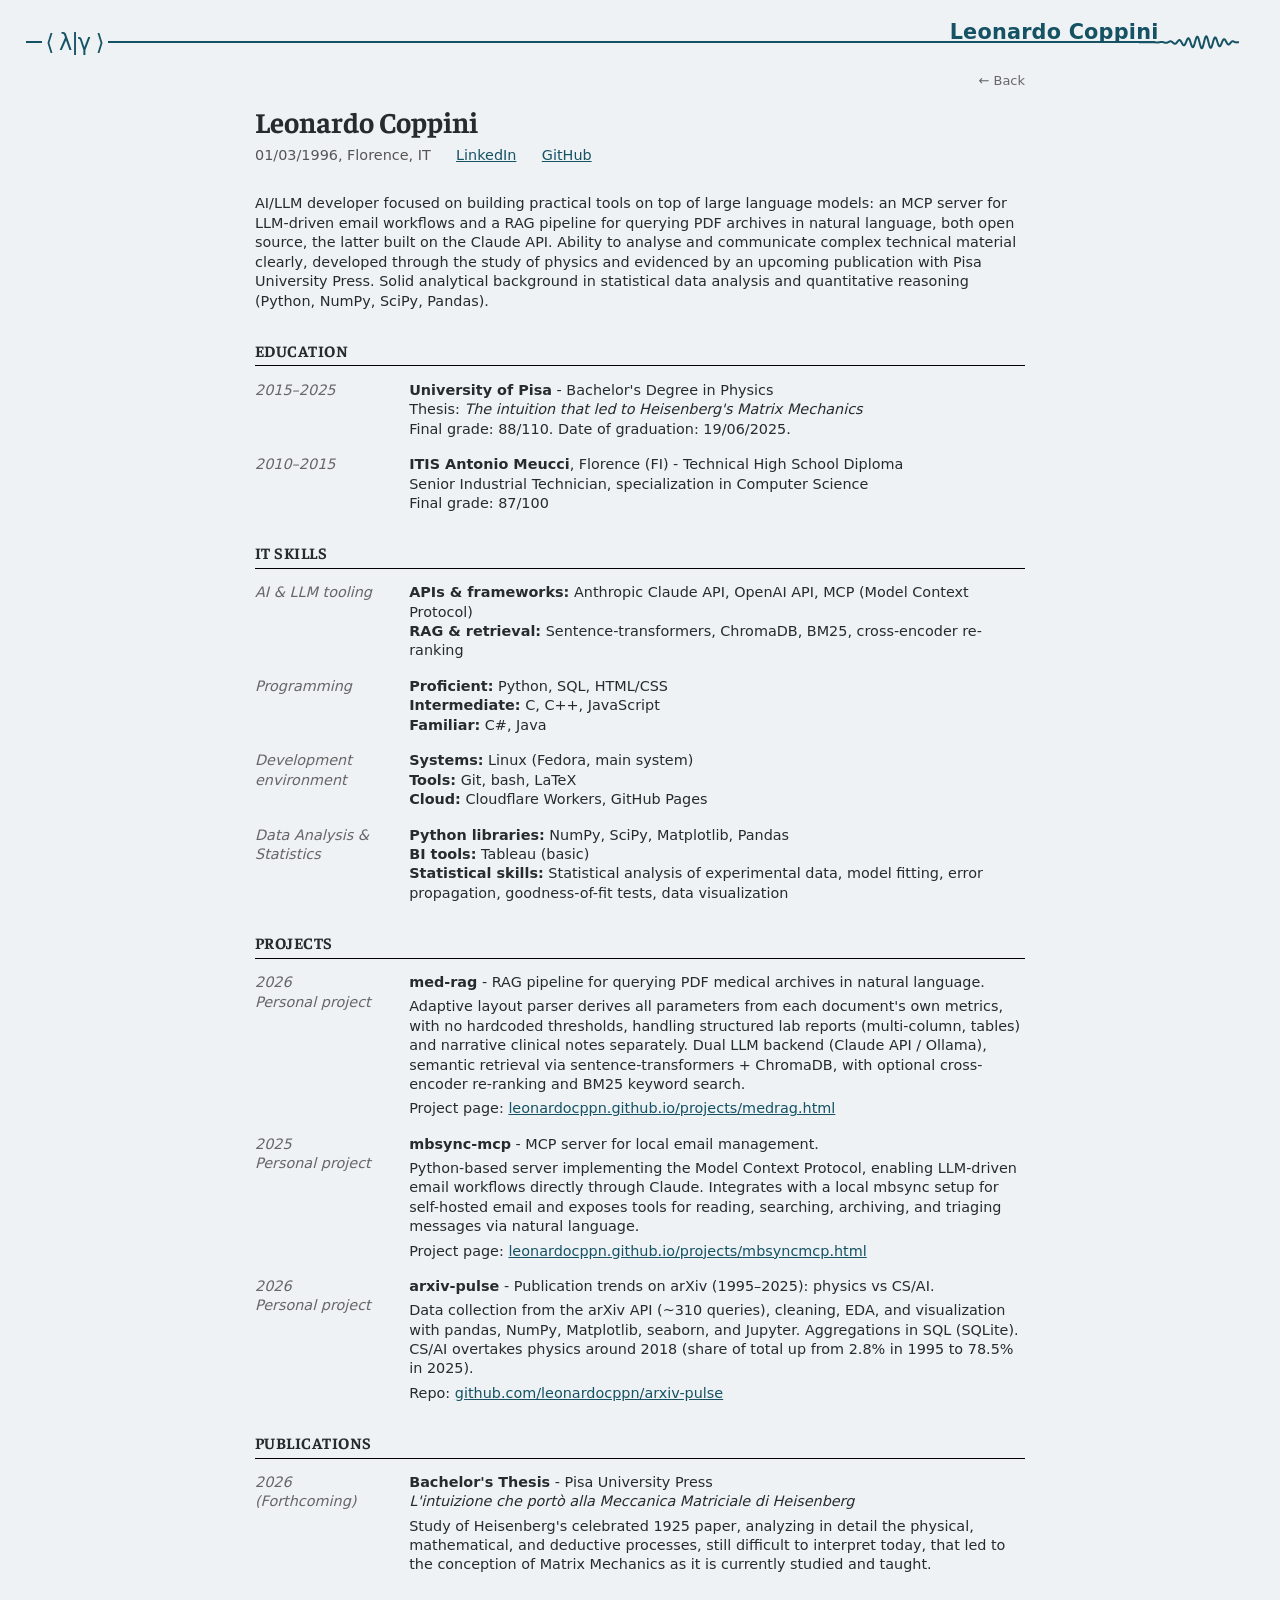
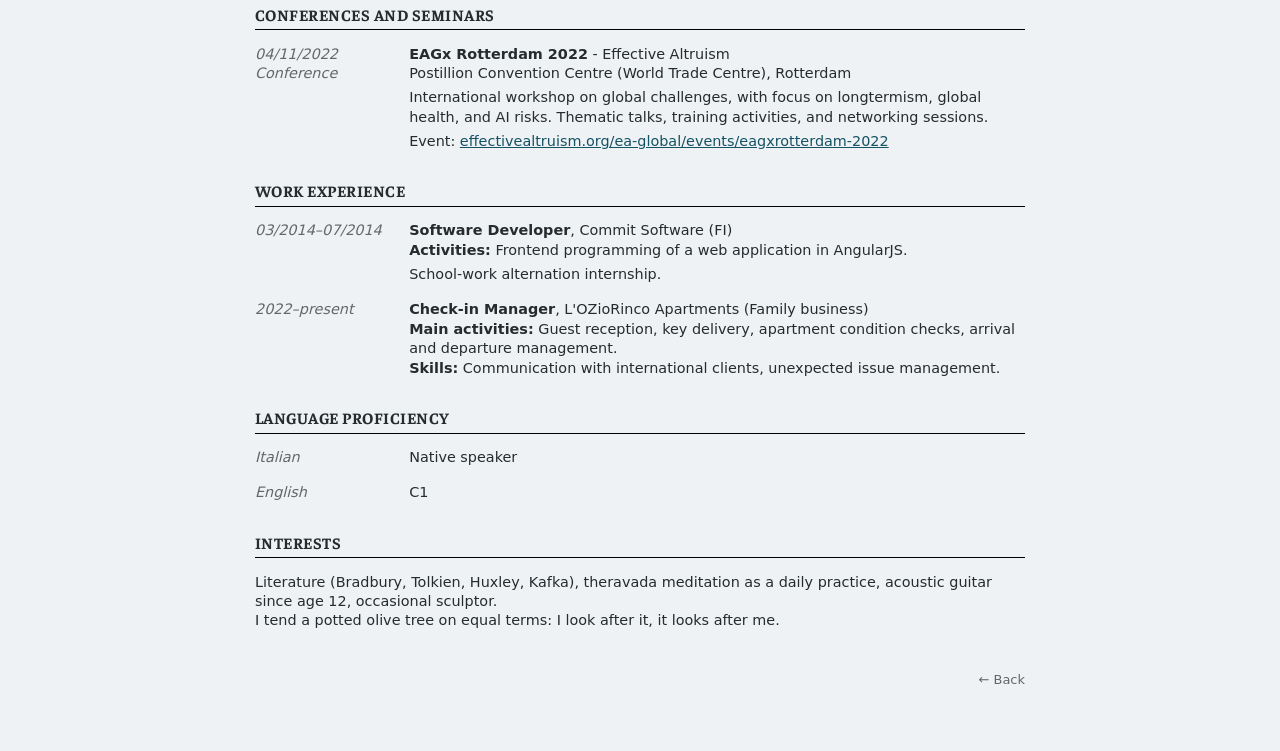
<file: cv.html>
<!DOCTYPE html>
<html lang="en">
<head>
    <meta charset="UTF-8">
    <meta name="viewport" content="width=device-width, initial-scale=1.0">
    <link rel="icon" type="image/x-icon" href="assets/lc.ico">
    <link rel="stylesheet" href="css/ciessesse.css">
    <style>
        .align-items-center {
            align-items: center !important;
        }

        .cv-name {
            font-family: 'Faustina', serif;
            font-size: 1.8rem;
            font-weight: 700;
            margin-bottom: 0.3rem;
        }
        .cv-contact {
            color: #555;
            margin-bottom: 1.8rem;
        }
        .cv-contact span {
            margin-right: 1.3rem;
            display: inline-block;
        }
        .cv-section {
            margin-top: 1.8rem;
        }
        .cv-section h2 {
            font-family: 'Faustina', serif;
            font-size: 1rem;
            font-weight: 700;
            text-transform: uppercase;
            letter-spacing: 0.03em;
            border-bottom: 1px solid #000;
            padding-bottom: 0.25rem;
            margin-bottom: 0.9rem;
        }
        .cv-entry {
            display: grid;
            grid-template-columns: 135px 1fr;
            gap: 0.5rem 1.2rem;
            margin-bottom: 1rem;
        }
        .cv-when {
            color: #666;
            font-style: italic;
        }
        .cv-what strong {
            font-weight: 600;
        }
        .cv-what .role {
            color: #333;
        }
        .cv-what p {
            margin: 0.3rem 0 0;
        }
        @media (max-width: 600px) {
            .cv-entry {
                grid-template-columns: 1fr;
                gap: 0.15rem;
            }
        }
    </style>
    <title>Leonardo Coppini - CV</title>
</head>
<body>

    <header class="navbar navbar-static-top bs-docs-nav site-header" id="top">
        <div class="header-flat-line" aria-hidden="true"></div>
        <span class="psi-mark">&#10216; &#955;|&#947; &#10217;</span>
        <span class="wave-packet-slot">
                <svg class="wave-packet" viewBox="0 0 100 28" aria-hidden="true">
                    <path d="M 0.0,14.006 L 0.05,14.006 L 0.1,14.006 L 0.15,14.006 L 0.2,14.006 L 0.25,14.006 L 0.3,14.006 L 0.35,14.006 L 0.4,14.006 L 0.45,14.006 L 0.5,14.006 L 0.55,14.006 L 0.6,14.006 L 0.65,14.006 L 0.7,14.006 L 0.75,14.005 L 0.8,14.005 L 0.85,14.005 L 0.9,14.005 L 0.95,14.005 L 1.0,14.005 L 1.05,14.005 L 1.1,14.004 L 1.15,14.004 L 1.2,14.004 L 1.25,14.004 L 1.3,14.004 L 1.35,14.004 L 1.4,14.003 L 1.45,14.003 L 1.5,14.003 L 1.55,14.003 L 1.6,14.002 L 1.65,14.002 L 1.7,14.002 L 1.75,14.002 L 1.8,14.001 L 1.85,14.001 L 1.9,14.001 L 1.95,14.0 L 2.0,14.0 L 2.05,14.0 L 2.1,13.999 L 2.15,13.999 L 2.2,13.999 L 2.25,13.998 L 2.3,13.998 L 2.35,13.998 L 2.4,13.997 L 2.45,13.997 L 2.5,13.997 L 2.55,13.996 L 2.6,13.996 L 2.65,13.995 L 2.7,13.995 L 2.75,13.995 L 2.8,13.994 L 2.85,13.994 L 2.9,13.993 L 2.95,13.993 L 3.0,13.993 L 3.05,13.992 L 3.1,13.992 L 3.15,13.992 L 3.2,13.991 L 3.25,13.991 L 3.3,13.991 L 3.35,13.99 L 3.4,13.99 L 3.45,13.99 L 3.5,13.989 L 3.55,13.989 L 3.6,13.989 L 3.65,13.988 L 3.7,13.988 L 3.75,13.988 L 3.8,13.987 L 3.85,13.987 L 3.9,13.987 L 3.95,13.987 L 4.0,13.986 L 4.05,13.986 L 4.1,13.986 L 4.15,13.986 L 4.2,13.986 L 4.25,13.986 L 4.3,13.985 L 4.35,13.985 L 4.4,13.985 L 4.45,13.985 L 4.5,13.985 L 4.55,13.985 L 4.6,13.985 L 4.65,13.985 L 4.7,13.985 L 4.75,13.985 L 4.8,13.985 L 4.85,13.985 L 4.9,13.985 L 4.95,13.985 L 5.0,13.985 L 5.05,13.986 L 5.1,13.986 L 5.15,13.986 L 5.2,13.986 L 5.25,13.986 L 5.3,13.987 L 5.35,13.987 L 5.4,13.987 L 5.45,13.988 L 5.5,13.988 L 5.55,13.988 L 5.6,13.989 L 5.65,13.989 L 5.7,13.99 L 5.75,13.99 L 5.8,13.991 L 5.85,13.991 L 5.9,13.992 L 5.95,13.992 L 6.0,13.993 L 6.05,13.994 L 6.1,13.994 L 6.15,13.995 L 6.2,13.996 L 6.25,13.996 L 6.3,13.997 L 6.35,13.998 L 6.4,13.998 L 6.45,13.999 L 6.5,14.0 L 6.55,14.001 L 6.6,14.002 L 6.65,14.002 L 6.7,14.003 L 6.75,14.004 L 6.8,14.005 L 6.85,14.006 L 6.9,14.007 L 6.95,14.008 L 7.0,14.008 L 7.05,14.009 L 7.1,14.01 L 7.15,14.011 L 7.2,14.012 L 7.25,14.013 L 7.3,14.014 L 7.35,14.015 L 7.4,14.016 L 7.45,14.017 L 7.5,14.017 L 7.55,14.018 L 7.6,14.019 L 7.65,14.02 L 7.7,14.021 L 7.75,14.022 L 7.8,14.023 L 7.85,14.023 L 7.9,14.024 L 7.95,14.025 L 8.0,14.026 L 8.05,14.027 L 8.1,14.027 L 8.15,14.028 L 8.2,14.029 L 8.25,14.029 L 8.3,14.03 L 8.35,14.031 L 8.4,14.031 L 8.45,14.032 L 8.5,14.032 L 8.55,14.033 L 8.6,14.033 L 8.65,14.034 L 8.7,14.034 L 8.75,14.034 L 8.8,14.035 L 8.85,14.035 L 8.9,14.035 L 8.95,14.035 L 9.0,14.035 L 9.05,14.035 L 9.1,14.035 L 9.15,14.035 L 9.2,14.035 L 9.25,14.035 L 9.3,14.035 L 9.35,14.035 L 9.4,14.035 L 9.45,14.034 L 9.5,14.034 L 9.55,14.034 L 9.6,14.033 L 9.65,14.033 L 9.7,14.032 L 9.75,14.031 L 9.8,14.031 L 9.85,14.03 L 9.9,14.029 L 9.95,14.029 L 10.0,14.028 L 10.05,14.027 L 10.1,14.026 L 10.15,14.025 L 10.2,14.024 L 10.25,14.022 L 10.3,14.021 L 10.35,14.02 L 10.4,14.019 L 10.45,14.017 L 10.5,14.016 L 10.55,14.015 L 10.6,14.013 L 10.65,14.012 L 10.7,14.01 L 10.75,14.009 L 10.8,14.007 L 10.85,14.005 L 10.9,14.004 L 10.95,14.002 L 11.0,14.0 L 11.05,13.998 L 11.1,13.996 L 11.15,13.994 L 11.2,13.993 L 11.25,13.991 L 11.3,13.989 L 11.35,13.987 L 11.4,13.985 L 11.45,13.983 L 11.5,13.981 L 11.55,13.979 L 11.6,13.977 L 11.65,13.975 L 11.7,13.973 L 11.75,13.971 L 11.8,13.969 L 11.85,13.967 L 11.9,13.965 L 11.95,13.963 L 12.0,13.961 L 12.05,13.959 L 12.1,13.957 L 12.15,13.955 L 12.2,13.953 L 12.25,13.951 L 12.3,13.949 L 12.35,13.947 L 12.4,13.946 L 12.45,13.944 L 12.5,13.942 L 12.55,13.941 L 12.6,13.939 L 12.65,13.938 L 12.7,13.936 L 12.75,13.935 L 12.8,13.933 L 12.85,13.932 L 12.9,13.931 L 12.95,13.93 L 13.0,13.929 L 13.05,13.928 L 13.1,13.927 L 13.15,13.926 L 13.2,13.925 L 13.25,13.924 L 13.3,13.924 L 13.35,13.923 L 13.4,13.923 L 13.45,13.922 L 13.5,13.922 L 13.55,13.922 L 13.6,13.922 L 13.65,13.922 L 13.7,13.922 L 13.75,13.923 L 13.8,13.923 L 13.85,13.923 L 13.9,13.924 L 13.95,13.925 L 14.0,13.926 L 14.05,13.927 L 14.1,13.928 L 14.15,13.929 L 14.2,13.93 L 14.25,13.931 L 14.3,13.933 L 14.35,13.935 L 14.4,13.936 L 14.45,13.938 L 14.5,13.94 L 14.55,13.942 L 14.6,13.944 L 14.65,13.947 L 14.7,13.949 L 14.75,13.951 L 14.8,13.954 L 14.85,13.957 L 14.9,13.959 L 14.95,13.962 L 15.0,13.965 L 15.05,13.968 L 15.1,13.972 L 15.15,13.975 L 15.2,13.978 L 15.25,13.982 L 15.3,13.985 L 15.35,13.989 L 15.4,13.992 L 15.45,13.996 L 15.5,14.0 L 15.55,14.004 L 15.6,14.008 L 15.65,14.012 L 15.7,14.016 L 15.75,14.02 L 15.8,14.024 L 15.85,14.028 L 15.9,14.032 L 15.95,14.036 L 16.0,14.041 L 16.05,14.045 L 16.1,14.049 L 16.15,14.053 L 16.2,14.058 L 16.25,14.062 L 16.3,14.066 L 16.35,14.07 L 16.4,14.075 L 16.45,14.079 L 16.5,14.083 L 16.55,14.087 L 16.6,14.091 L 16.65,14.095 L 16.7,14.099 L 16.75,14.103 L 16.8,14.107 L 16.85,14.11 L 16.9,14.114 L 16.95,14.117 L 17.0,14.121 L 17.05,14.124 L 17.1,14.127 L 17.15,14.13 L 17.2,14.133 L 17.25,14.136 L 17.3,14.139 L 17.35,14.142 L 17.4,14.144 L 17.45,14.146 L 17.5,14.148 L 17.55,14.15 L 17.6,14.152 L 17.65,14.154 L 17.7,14.155 L 17.75,14.157 L 17.8,14.158 L 17.85,14.159 L 17.9,14.16 L 17.95,14.16 L 18.0,14.16 L 18.05,14.161 L 18.1,14.16 L 18.15,14.16 L 18.2,14.16 L 18.25,14.159 L 18.3,14.158 L 18.35,14.157 L 18.4,14.156 L 18.45,14.154 L 18.5,14.152 L 18.55,14.15 L 18.6,14.148 L 18.65,14.145 L 18.7,14.143 L 18.75,14.14 L 18.8,14.137 L 18.85,14.133 L 18.9,14.13 L 18.95,14.126 L 19.0,14.122 L 19.05,14.118 L 19.1,14.113 L 19.15,14.108 L 19.2,14.104 L 19.25,14.098 L 19.3,14.093 L 19.35,14.088 L 19.4,14.082 L 19.45,14.076 L 19.5,14.07 L 19.55,14.064 L 19.6,14.057 L 19.65,14.051 L 19.7,14.044 L 19.75,14.037 L 19.8,14.03 L 19.85,14.022 L 19.9,14.015 L 19.95,14.008 L 20.0,14.0 L 20.05,13.992 L 20.1,13.984 L 20.15,13.976 L 20.2,13.968 L 20.25,13.96 L 20.3,13.952 L 20.35,13.944 L 20.4,13.936 L 20.45,13.927 L 20.5,13.919 L 20.55,13.911 L 20.6,13.902 L 20.65,13.894 L 20.7,13.886 L 20.75,13.877 L 20.8,13.869 L 20.85,13.861 L 20.9,13.853 L 20.95,13.845 L 21.0,13.837 L 21.05,13.829 L 21.1,13.821 L 21.15,13.813 L 21.2,13.805 L 21.25,13.798 L 21.3,13.791 L 21.35,13.784 L 21.4,13.777 L 21.45,13.77 L 21.5,13.763 L 21.55,13.757 L 21.6,13.751 L 21.65,13.745 L 21.7,13.739 L 21.75,13.734 L 21.8,13.729 L 21.85,13.724 L 21.9,13.72 L 21.95,13.715 L 22.0,13.711 L 22.05,13.708 L 22.1,13.704 L 22.15,13.701 L 22.2,13.699 L 22.25,13.696 L 22.3,13.694 L 22.35,13.693 L 22.4,13.692 L 22.45,13.691 L 22.5,13.69 L 22.55,13.69 L 22.6,13.691 L 22.65,13.691 L 22.7,13.693 L 22.75,13.694 L 22.8,13.696 L 22.85,13.699 L 22.9,13.701 L 22.95,13.705 L 23.0,13.708 L 23.05,13.712 L 23.1,13.717 L 23.15,13.722 L 23.2,13.727 L 23.25,13.733 L 23.3,13.739 L 23.35,13.746 L 23.4,13.753 L 23.45,13.76 L 23.5,13.768 L 23.55,13.777 L 23.6,13.785 L 23.65,13.794 L 23.7,13.804 L 23.75,13.814 L 23.8,13.824 L 23.85,13.834 L 23.9,13.845 L 23.95,13.856 L 24.0,13.868 L 24.05,13.88 L 24.1,13.892 L 24.15,13.905 L 24.2,13.918 L 24.25,13.931 L 24.3,13.944 L 24.35,13.958 L 24.4,13.972 L 24.45,13.986 L 24.5,14.0 L 24.55,14.014 L 24.6,14.029 L 24.65,14.044 L 24.7,14.059 L 24.75,14.074 L 24.8,14.089 L 24.85,14.104 L 24.9,14.12 L 24.95,14.135 L 25.0,14.151 L 25.05,14.166 L 25.1,14.181 L 25.15,14.197 L 25.2,14.212 L 25.25,14.227 L 25.3,14.243 L 25.35,14.258 L 25.4,14.273 L 25.45,14.287 L 25.5,14.302 L 25.55,14.316 L 25.6,14.331 L 25.65,14.344 L 25.7,14.358 L 25.75,14.372 L 25.8,14.385 L 25.85,14.397 L 25.9,14.41 L 25.95,14.422 L 26.0,14.434 L 26.05,14.445 L 26.1,14.456 L 26.15,14.466 L 26.2,14.476 L 26.25,14.486 L 26.3,14.495 L 26.35,14.503 L 26.4,14.511 L 26.45,14.519 L 26.5,14.525 L 26.55,14.532 L 26.6,14.537 L 26.65,14.542 L 26.7,14.547 L 26.75,14.551 L 26.8,14.554 L 26.85,14.556 L 26.9,14.558 L 26.95,14.559 L 27.0,14.559 L 27.05,14.559 L 27.1,14.558 L 27.15,14.556 L 27.2,14.554 L 27.25,14.55 L 27.3,14.546 L 27.35,14.542 L 27.4,14.536 L 27.45,14.53 L 27.5,14.523 L 27.55,14.515 L 27.6,14.507 L 27.65,14.498 L 27.7,14.488 L 27.75,14.477 L 27.8,14.466 L 27.85,14.453 L 27.9,14.441 L 27.95,14.427 L 28.0,14.413 L 28.05,14.398 L 28.1,14.382 L 28.15,14.365 L 28.2,14.348 L 28.25,14.331 L 28.3,14.312 L 28.35,14.293 L 28.4,14.274 L 28.45,14.254 L 28.5,14.233 L 28.55,14.212 L 28.6,14.19 L 28.65,14.168 L 28.7,14.145 L 28.75,14.122 L 28.8,14.098 L 28.85,14.074 L 28.9,14.05 L 28.95,14.025 L 29.0,14.0 L 29.05,13.975 L 29.1,13.949 L 29.15,13.923 L 29.2,13.897 L 29.25,13.871 L 29.3,13.844 L 29.35,13.818 L 29.4,13.791 L 29.45,13.764 L 29.5,13.738 L 29.55,13.711 L 29.6,13.685 L 29.65,13.658 L 29.7,13.632 L 29.75,13.605 L 29.8,13.579 L 29.85,13.554 L 29.9,13.528 L 29.95,13.503 L 30.0,13.478 L 30.05,13.454 L 30.1,13.429 L 30.15,13.406 L 30.2,13.383 L 30.25,13.36 L 30.3,13.338 L 30.35,13.316 L 30.4,13.296 L 30.45,13.275 L 30.5,13.256 L 30.55,13.237 L 30.6,13.219 L 30.65,13.202 L 30.7,13.185 L 30.75,13.169 L 30.8,13.155 L 30.85,13.141 L 30.9,13.128 L 30.95,13.116 L 31.0,13.105 L 31.05,13.095 L 31.1,13.086 L 31.15,13.078 L 31.2,13.071 L 31.25,13.066 L 31.3,13.061 L 31.35,13.058 L 31.4,13.055 L 31.45,13.054 L 31.5,13.054 L 31.55,13.056 L 31.6,13.058 L 31.65,13.062 L 31.7,13.067 L 31.75,13.073 L 31.8,13.08 L 31.85,13.089 L 31.9,13.098 L 31.95,13.11 L 32.0,13.122 L 32.05,13.136 L 32.1,13.15 L 32.15,13.166 L 32.2,13.184 L 32.25,13.202 L 32.3,13.222 L 32.35,13.243 L 32.4,13.265 L 32.45,13.288 L 32.5,13.312 L 32.55,13.338 L 32.6,13.365 L 32.65,13.392 L 32.7,13.421 L 32.75,13.451 L 32.8,13.482 L 32.85,13.513 L 32.9,13.546 L 32.95,13.58 L 33.0,13.614 L 33.05,13.65 L 33.1,13.686 L 33.15,13.723 L 33.2,13.761 L 33.25,13.799 L 33.3,13.838 L 33.35,13.878 L 33.4,13.918 L 33.45,13.959 L 33.5,14.0 L 33.55,14.042 L 33.6,14.084 L 33.65,14.126 L 33.7,14.169 L 33.75,14.212 L 33.8,14.255 L 33.85,14.298 L 33.9,14.341 L 33.95,14.384 L 34.0,14.427 L 34.05,14.47 L 34.1,14.513 L 34.15,14.556 L 34.2,14.599 L 34.25,14.641 L 34.3,14.682 L 34.35,14.724 L 34.4,14.765 L 34.45,14.805 L 34.5,14.845 L 34.55,14.884 L 34.6,14.922 L 34.65,14.959 L 34.7,14.996 L 34.75,15.032 L 34.8,15.067 L 34.85,15.1 L 34.9,15.133 L 34.95,15.165 L 35.0,15.195 L 35.05,15.225 L 35.1,15.253 L 35.15,15.28 L 35.2,15.305 L 35.25,15.329 L 35.3,15.352 L 35.35,15.373 L 35.4,15.393 L 35.45,15.411 L 35.5,15.427 L 35.55,15.442 L 35.6,15.455 L 35.65,15.467 L 35.7,15.476 L 35.75,15.484 L 35.8,15.49 L 35.85,15.495 L 35.9,15.497 L 35.95,15.498 L 36.0,15.497 L 36.05,15.494 L 36.1,15.489 L 36.15,15.482 L 36.2,15.473 L 36.25,15.462 L 36.3,15.45 L 36.35,15.435 L 36.4,15.419 L 36.45,15.4 L 36.5,15.38 L 36.55,15.357 L 36.6,15.333 L 36.65,15.307 L 36.7,15.279 L 36.75,15.249 L 36.8,15.217 L 36.85,15.184 L 36.9,15.148 L 36.95,15.111 L 37.0,15.072 L 37.05,15.032 L 37.1,14.99 L 37.15,14.946 L 37.2,14.9 L 37.25,14.853 L 37.3,14.805 L 37.35,14.755 L 37.4,14.704 L 37.45,14.651 L 37.5,14.597 L 37.55,14.542 L 37.6,14.485 L 37.65,14.428 L 37.7,14.369 L 37.75,14.31 L 37.8,14.25 L 37.85,14.188 L 37.9,14.126 L 37.95,14.063 L 38.0,14.0 L 38.05,13.936 L 38.1,13.872 L 38.15,13.807 L 38.2,13.742 L 38.25,13.676 L 38.3,13.61 L 38.35,13.545 L 38.4,13.479 L 38.45,13.413 L 38.5,13.348 L 38.55,13.283 L 38.6,13.218 L 38.65,13.153 L 38.7,13.089 L 38.75,13.026 L 38.8,12.963 L 38.85,12.901 L 38.9,12.84 L 38.95,12.78 L 39.0,12.721 L 39.05,12.663 L 39.1,12.606 L 39.15,12.55 L 39.2,12.496 L 39.25,12.443 L 39.3,12.392 L 39.35,12.342 L 39.4,12.294 L 39.45,12.247 L 39.5,12.203 L 39.55,12.16 L 39.6,12.119 L 39.65,12.08 L 39.7,12.044 L 39.75,12.009 L 39.8,11.977 L 39.85,11.946 L 39.9,11.919 L 39.95,11.893 L 40.0,11.87 L 40.05,11.85 L 40.1,11.832 L 40.15,11.816 L 40.2,11.803 L 40.25,11.793 L 40.3,11.785 L 40.35,11.78 L 40.4,11.778 L 40.45,11.779 L 40.5,11.782 L 40.55,11.789 L 40.6,11.798 L 40.65,11.809 L 40.7,11.824 L 40.75,11.841 L 40.8,11.862 L 40.85,11.885 L 40.9,11.911 L 40.95,11.94 L 41.0,11.971 L 41.05,12.005 L 41.1,12.042 L 41.15,12.082 L 41.2,12.125 L 41.25,12.17 L 41.3,12.218 L 41.35,12.268 L 41.4,12.321 L 41.45,12.377 L 41.5,12.435 L 41.55,12.495 L 41.6,12.557 L 41.65,12.622 L 41.7,12.69 L 41.75,12.759 L 41.8,12.83 L 41.85,12.904 L 41.9,12.979 L 41.95,13.056 L 42.0,13.135 L 42.05,13.215 L 42.1,13.297 L 42.15,13.381 L 42.2,13.466 L 42.25,13.552 L 42.3,13.64 L 42.35,13.729 L 42.4,13.818 L 42.45,13.909 L 42.5,14.0 L 42.55,14.092 L 42.6,14.184 L 42.65,14.277 L 42.7,14.371 L 42.75,14.464 L 42.8,14.558 L 42.85,14.652 L 42.9,14.745 L 42.95,14.838 L 43.0,14.931 L 43.05,15.024 L 43.1,15.115 L 43.15,15.206 L 43.2,15.297 L 43.25,15.386 L 43.3,15.474 L 43.35,15.561 L 43.4,15.646 L 43.45,15.731 L 43.5,15.813 L 43.55,15.894 L 43.6,15.973 L 43.65,16.051 L 43.7,16.126 L 43.75,16.199 L 43.8,16.27 L 43.85,16.338 L 43.9,16.405 L 43.95,16.468 L 44.0,16.529 L 44.05,16.588 L 44.1,16.643 L 44.15,16.696 L 44.2,16.745 L 44.25,16.792 L 44.3,16.835 L 44.35,16.875 L 44.4,16.912 L 44.45,16.945 L 44.5,16.975 L 44.55,17.002 L 44.6,17.025 L 44.65,17.044 L 44.7,17.06 L 44.75,17.072 L 44.8,17.08 L 44.85,17.085 L 44.9,17.085 L 44.95,17.082 L 45.0,17.075 L 45.05,17.064 L 45.1,17.05 L 45.15,17.031 L 45.2,17.009 L 45.25,16.982 L 45.3,16.952 L 45.35,16.918 L 45.4,16.88 L 45.45,16.838 L 45.5,16.793 L 45.55,16.744 L 45.6,16.691 L 45.65,16.634 L 45.7,16.574 L 45.75,16.51 L 45.8,16.443 L 45.85,16.372 L 45.9,16.297 L 45.95,16.22 L 46.0,16.139 L 46.05,16.055 L 46.1,15.968 L 46.15,15.878 L 46.2,15.785 L 46.25,15.69 L 46.3,15.592 L 46.35,15.491 L 46.4,15.387 L 46.45,15.282 L 46.5,15.174 L 46.55,15.064 L 46.6,14.952 L 46.65,14.838 L 46.7,14.722 L 46.75,14.605 L 46.8,14.486 L 46.85,14.366 L 46.9,14.245 L 46.95,14.123 L 47.0,14.0 L 47.05,13.876 L 47.1,13.752 L 47.15,13.627 L 47.2,13.502 L 47.25,13.377 L 47.3,13.252 L 47.35,13.127 L 47.4,13.003 L 47.45,12.879 L 47.5,12.755 L 47.55,12.633 L 47.6,12.511 L 47.65,12.391 L 47.7,12.272 L 47.75,12.154 L 47.8,12.038 L 47.85,11.924 L 47.9,11.812 L 47.95,11.702 L 48.0,11.594 L 48.05,11.488 L 48.1,11.385 L 48.15,11.285 L 48.2,11.187 L 48.25,11.093 L 48.3,11.001 L 48.35,10.913 L 48.4,10.828 L 48.45,10.746 L 48.5,10.668 L 48.55,10.594 L 48.6,10.524 L 48.65,10.457 L 48.7,10.395 L 48.75,10.336 L 48.8,10.282 L 48.85,10.232 L 48.9,10.187 L 48.95,10.146 L 49.0,10.11 L 49.05,10.078 L 49.1,10.051 L 49.15,10.028 L 49.2,10.011 L 49.25,9.998 L 49.3,9.99 L 49.35,9.987 L 49.4,9.989 L 49.45,9.996 L 49.5,10.008 L 49.55,10.025 L 49.6,10.047 L 49.65,10.074 L 49.7,10.106 L 49.75,10.143 L 49.8,10.185 L 49.85,10.232 L 49.9,10.283 L 49.95,10.34 L 50.0,10.401 L 50.05,10.467 L 50.1,10.538 L 50.15,10.614 L 50.2,10.693 L 50.25,10.778 L 50.3,10.867 L 50.35,10.96 L 50.4,11.057 L 50.45,11.158 L 50.5,11.264 L 50.55,11.373 L 50.6,11.486 L 50.65,11.603 L 50.7,11.723 L 50.75,11.847 L 50.8,11.973 L 50.85,12.103 L 50.9,12.236 L 50.95,12.372 L 51.0,12.51 L 51.05,12.651 L 51.1,12.794 L 51.15,12.939 L 51.2,13.086 L 51.25,13.235 L 51.3,13.385 L 51.35,13.537 L 51.4,13.691 L 51.45,13.845 L 51.5,14.0 L 51.55,14.156 L 51.6,14.312 L 51.65,14.469 L 51.7,14.626 L 51.75,14.782 L 51.8,14.939 L 51.85,15.094 L 51.9,15.25 L 51.95,15.404 L 52.0,15.557 L 52.05,15.709 L 52.1,15.86 L 52.15,16.009 L 52.2,16.156 L 52.25,16.301 L 52.3,16.443 L 52.35,16.584 L 52.4,16.721 L 52.45,16.856 L 52.5,16.988 L 52.55,17.117 L 52.6,17.243 L 52.65,17.365 L 52.7,17.483 L 52.75,17.598 L 52.8,17.708 L 52.85,17.814 L 52.9,17.917 L 52.95,18.014 L 53.0,18.108 L 53.05,18.196 L 53.1,18.28 L 53.15,18.358 L 53.2,18.432 L 53.25,18.5 L 53.3,18.563 L 53.35,18.621 L 53.4,18.674 L 53.45,18.72 L 53.5,18.761 L 53.55,18.797 L 53.6,18.826 L 53.65,18.85 L 53.7,18.868 L 53.75,18.88 L 53.8,18.886 L 53.85,18.886 L 53.9,18.88 L 53.95,18.868 L 54.0,18.85 L 54.05,18.825 L 54.1,18.795 L 54.15,18.759 L 54.2,18.717 L 54.25,18.669 L 54.3,18.615 L 54.35,18.555 L 54.4,18.489 L 54.45,18.417 L 54.5,18.34 L 54.55,18.257 L 54.6,18.169 L 54.65,18.075 L 54.7,17.976 L 54.75,17.872 L 54.8,17.762 L 54.85,17.648 L 54.9,17.529 L 54.95,17.404 L 55.0,17.276 L 55.05,17.143 L 55.1,17.005 L 55.15,16.864 L 55.2,16.718 L 55.25,16.569 L 55.3,16.416 L 55.35,16.259 L 55.4,16.1 L 55.45,15.937 L 55.5,15.771 L 55.55,15.603 L 55.6,15.432 L 55.65,15.258 L 55.7,15.083 L 55.75,14.906 L 55.8,14.727 L 55.85,14.547 L 55.9,14.366 L 55.95,14.183 L 56.0,14.0 L 56.05,13.816 L 56.1,13.632 L 56.15,13.448 L 56.2,13.264 L 56.25,13.081 L 56.3,12.898 L 56.35,12.715 L 56.4,12.534 L 56.45,12.354 L 56.5,12.176 L 56.55,12.0 L 56.6,11.825 L 56.65,11.653 L 56.7,11.483 L 56.75,11.316 L 56.8,11.151 L 56.85,10.99 L 56.9,10.832 L 56.95,10.677 L 57.0,10.526 L 57.05,10.379 L 57.1,10.236 L 57.15,10.097 L 57.2,9.963 L 57.25,9.833 L 57.3,9.708 L 57.35,9.588 L 57.4,9.473 L 57.45,9.364 L 57.5,9.26 L 57.55,9.161 L 57.6,9.068 L 57.65,8.981 L 57.7,8.9 L 57.75,8.826 L 57.8,8.757 L 57.85,8.694 L 57.9,8.638 L 57.95,8.589 L 58.0,8.545 L 58.05,8.509 L 58.1,8.479 L 58.15,8.456 L 58.2,8.44 L 58.25,8.43 L 58.3,8.427 L 58.35,8.432 L 58.4,8.443 L 58.45,8.46 L 58.5,8.485 L 58.55,8.517 L 58.6,8.555 L 58.65,8.6 L 58.7,8.652 L 58.75,8.71 L 58.8,8.775 L 58.85,8.847 L 58.9,8.925 L 58.95,9.01 L 59.0,9.1 L 59.05,9.197 L 59.1,9.301 L 59.15,9.41 L 59.2,9.525 L 59.25,9.645 L 59.3,9.771 L 59.35,9.903 L 59.4,10.04 L 59.45,10.182 L 59.5,10.329 L 59.55,10.481 L 59.6,10.637 L 59.65,10.798 L 59.7,10.963 L 59.75,11.132 L 59.8,11.305 L 59.85,11.481 L 59.9,11.661 L 59.95,11.844 L 60.0,12.03 L 60.05,12.219 L 60.1,12.41 L 60.15,12.603 L 60.2,12.799 L 60.25,12.996 L 60.3,13.195 L 60.35,13.395 L 60.4,13.596 L 60.45,13.798 L 60.5,14.0 L 60.55,14.203 L 60.6,14.406 L 60.65,14.608 L 60.7,14.81 L 60.75,15.012 L 60.8,15.212 L 60.85,15.411 L 60.9,15.609 L 60.95,15.805 L 61.0,15.999 L 61.05,16.191 L 61.1,16.381 L 61.15,16.567 L 61.2,16.751 L 61.25,16.932 L 61.3,17.109 L 61.35,17.283 L 61.4,17.453 L 61.45,17.619 L 61.5,17.78 L 61.55,17.938 L 61.6,18.09 L 61.65,18.238 L 61.7,18.38 L 61.75,18.518 L 61.8,18.65 L 61.85,18.776 L 61.9,18.897 L 61.95,19.012 L 62.0,19.12 L 62.05,19.223 L 62.1,19.319 L 62.15,19.409 L 62.2,19.492 L 62.25,19.569 L 62.3,19.639 L 62.35,19.702 L 62.4,19.758 L 62.45,19.807 L 62.5,19.849 L 62.55,19.884 L 62.6,19.911 L 62.65,19.932 L 62.7,19.945 L 62.75,19.951 L 62.8,19.949 L 62.85,19.94 L 62.9,19.924 L 62.95,19.901 L 63.0,19.87 L 63.05,19.833 L 63.1,19.788 L 63.15,19.735 L 63.2,19.676 L 63.25,19.61 L 63.3,19.537 L 63.35,19.457 L 63.4,19.37 L 63.45,19.277 L 63.5,19.177 L 63.55,19.071 L 63.6,18.958 L 63.65,18.84 L 63.7,18.715 L 63.75,18.585 L 63.8,18.448 L 63.85,18.307 L 63.9,18.16 L 63.95,18.008 L 64.0,17.85 L 64.05,17.689 L 64.1,17.522 L 64.15,17.351 L 64.2,17.176 L 64.25,16.997 L 64.3,16.815 L 64.35,16.628 L 64.4,16.439 L 64.45,16.247 L 64.5,16.051 L 64.55,15.853 L 64.6,15.653 L 64.65,15.451 L 64.7,15.247 L 64.75,15.042 L 64.8,14.835 L 64.85,14.627 L 64.9,14.419 L 64.95,14.209 L 65.0,14.0 L 65.05,13.791 L 65.1,13.581 L 65.15,13.373 L 65.2,13.165 L 65.25,12.958 L 65.3,12.753 L 65.35,12.549 L 65.4,12.347 L 65.45,12.147 L 65.5,11.949 L 65.55,11.753 L 65.6,11.561 L 65.65,11.372 L 65.7,11.185 L 65.75,11.003 L 65.8,10.824 L 65.85,10.649 L 65.9,10.478 L 65.95,10.311 L 66.0,10.15 L 66.05,9.992 L 66.1,9.84 L 66.15,9.693 L 66.2,9.552 L 66.25,9.415 L 66.3,9.285 L 66.35,9.16 L 66.4,9.042 L 66.45,8.929 L 66.5,8.823 L 66.55,8.723 L 66.6,8.63 L 66.65,8.543 L 66.7,8.463 L 66.75,8.39 L 66.8,8.324 L 66.85,8.265 L 66.9,8.212 L 66.95,8.167 L 67.0,8.13 L 67.05,8.099 L 67.1,8.076 L 67.15,8.06 L 67.2,8.051 L 67.25,8.049 L 67.3,8.055 L 67.35,8.068 L 67.4,8.089 L 67.45,8.116 L 67.5,8.151 L 67.55,8.193 L 67.6,8.242 L 67.65,8.298 L 67.7,8.361 L 67.75,8.431 L 67.8,8.508 L 67.85,8.591 L 67.9,8.681 L 67.95,8.777 L 68.0,8.88 L 68.05,8.988 L 68.1,9.103 L 68.15,9.224 L 68.2,9.35 L 68.25,9.482 L 68.3,9.62 L 68.35,9.762 L 68.4,9.91 L 68.45,10.062 L 68.5,10.22 L 68.55,10.381 L 68.6,10.547 L 68.65,10.717 L 68.7,10.891 L 68.75,11.068 L 68.8,11.249 L 68.85,11.433 L 68.9,11.619 L 68.95,11.809 L 69.0,12.001 L 69.05,12.195 L 69.1,12.391 L 69.15,12.589 L 69.2,12.788 L 69.25,12.988 L 69.3,13.19 L 69.35,13.392 L 69.4,13.594 L 69.45,13.797 L 69.5,14.0 L 69.55,14.202 L 69.6,14.404 L 69.65,14.605 L 69.7,14.805 L 69.75,15.004 L 69.8,15.201 L 69.85,15.397 L 69.9,15.59 L 69.95,15.781 L 70.0,15.97 L 70.05,16.156 L 70.1,16.339 L 70.15,16.519 L 70.2,16.695 L 70.25,16.868 L 70.3,17.037 L 70.35,17.202 L 70.4,17.363 L 70.45,17.519 L 70.5,17.671 L 70.55,17.818 L 70.6,17.96 L 70.65,18.097 L 70.7,18.229 L 70.75,18.355 L 70.8,18.475 L 70.85,18.59 L 70.9,18.699 L 70.95,18.803 L 71.0,18.9 L 71.05,18.99 L 71.1,19.075 L 71.15,19.153 L 71.2,19.225 L 71.25,19.29 L 71.3,19.348 L 71.35,19.4 L 71.4,19.445 L 71.45,19.483 L 71.5,19.515 L 71.55,19.54 L 71.6,19.557 L 71.65,19.568 L 71.7,19.573 L 71.75,19.57 L 71.8,19.56 L 71.85,19.544 L 71.9,19.521 L 71.95,19.491 L 72.0,19.455 L 72.05,19.411 L 72.1,19.362 L 72.15,19.306 L 72.2,19.243 L 72.25,19.174 L 72.3,19.1 L 72.35,19.019 L 72.4,18.932 L 72.45,18.839 L 72.5,18.74 L 72.55,18.636 L 72.6,18.527 L 72.65,18.412 L 72.7,18.292 L 72.75,18.167 L 72.8,18.037 L 72.85,17.903 L 72.9,17.764 L 72.95,17.621 L 73.0,17.474 L 73.05,17.323 L 73.1,17.168 L 73.15,17.01 L 73.2,16.849 L 73.25,16.684 L 73.3,16.517 L 73.35,16.347 L 73.4,16.175 L 73.45,16.0 L 73.5,15.824 L 73.55,15.646 L 73.6,15.466 L 73.65,15.285 L 73.7,15.102 L 73.75,14.919 L 73.8,14.736 L 73.85,14.552 L 73.9,14.368 L 73.95,14.184 L 74.0,14.0 L 74.05,13.817 L 74.1,13.634 L 74.15,13.453 L 74.2,13.273 L 74.25,13.094 L 74.3,12.917 L 74.35,12.742 L 74.4,12.568 L 74.45,12.397 L 74.5,12.229 L 74.55,12.063 L 74.6,11.9 L 74.65,11.741 L 74.7,11.584 L 74.75,11.431 L 74.8,11.282 L 74.85,11.136 L 74.9,10.995 L 74.95,10.857 L 75.0,10.724 L 75.05,10.596 L 75.1,10.471 L 75.15,10.352 L 75.2,10.238 L 75.25,10.128 L 75.3,10.024 L 75.35,9.925 L 75.4,9.831 L 75.45,9.743 L 75.5,9.66 L 75.55,9.583 L 75.6,9.511 L 75.65,9.445 L 75.7,9.385 L 75.75,9.331 L 75.8,9.283 L 75.85,9.241 L 75.9,9.205 L 75.95,9.175 L 76.0,9.15 L 76.05,9.132 L 76.1,9.12 L 76.15,9.114 L 76.2,9.114 L 76.25,9.12 L 76.3,9.132 L 76.35,9.15 L 76.4,9.174 L 76.45,9.203 L 76.5,9.239 L 76.55,9.28 L 76.6,9.326 L 76.65,9.379 L 76.7,9.437 L 76.75,9.5 L 76.8,9.568 L 76.85,9.642 L 76.9,9.72 L 76.95,9.804 L 77.0,9.892 L 77.05,9.986 L 77.1,10.083 L 77.15,10.186 L 77.2,10.292 L 77.25,10.402 L 77.3,10.517 L 77.35,10.635 L 77.4,10.757 L 77.45,10.883 L 77.5,11.012 L 77.55,11.144 L 77.6,11.279 L 77.65,11.416 L 77.7,11.557 L 77.75,11.699 L 77.8,11.844 L 77.85,11.991 L 77.9,12.14 L 77.95,12.291 L 78.0,12.443 L 78.05,12.596 L 78.1,12.75 L 78.15,12.906 L 78.2,13.061 L 78.25,13.218 L 78.3,13.374 L 78.35,13.531 L 78.4,13.688 L 78.45,13.844 L 78.5,14.0 L 78.55,14.155 L 78.6,14.309 L 78.65,14.463 L 78.7,14.615 L 78.75,14.765 L 78.8,14.914 L 78.85,15.061 L 78.9,15.206 L 78.95,15.349 L 79.0,15.49 L 79.05,15.628 L 79.1,15.764 L 79.15,15.897 L 79.2,16.027 L 79.25,16.153 L 79.3,16.277 L 79.35,16.397 L 79.4,16.514 L 79.45,16.627 L 79.5,16.736 L 79.55,16.842 L 79.6,16.943 L 79.65,17.04 L 79.7,17.133 L 79.75,17.222 L 79.8,17.307 L 79.85,17.386 L 79.9,17.462 L 79.95,17.533 L 80.0,17.599 L 80.05,17.66 L 80.1,17.717 L 80.15,17.768 L 80.2,17.815 L 80.25,17.857 L 80.3,17.894 L 80.35,17.926 L 80.4,17.953 L 80.45,17.975 L 80.5,17.992 L 80.55,18.004 L 80.6,18.011 L 80.65,18.013 L 80.7,18.01 L 80.75,18.002 L 80.8,17.989 L 80.85,17.972 L 80.9,17.949 L 80.95,17.922 L 81.0,17.89 L 81.05,17.854 L 81.1,17.813 L 81.15,17.768 L 81.2,17.718 L 81.25,17.664 L 81.3,17.605 L 81.35,17.543 L 81.4,17.476 L 81.45,17.406 L 81.5,17.332 L 81.55,17.254 L 81.6,17.172 L 81.65,17.087 L 81.7,16.999 L 81.75,16.907 L 81.8,16.813 L 81.85,16.715 L 81.9,16.615 L 81.95,16.512 L 82.0,16.406 L 82.05,16.298 L 82.1,16.188 L 82.15,16.076 L 82.2,15.962 L 82.25,15.846 L 82.3,15.728 L 82.35,15.609 L 82.4,15.489 L 82.45,15.367 L 82.5,15.245 L 82.55,15.121 L 82.6,14.997 L 82.65,14.873 L 82.7,14.748 L 82.75,14.623 L 82.8,14.498 L 82.85,14.373 L 82.9,14.248 L 82.95,14.124 L 83.0,14.0 L 83.05,13.877 L 83.1,13.755 L 83.15,13.634 L 83.2,13.514 L 83.25,13.395 L 83.3,13.278 L 83.35,13.162 L 83.4,13.048 L 83.45,12.936 L 83.5,12.826 L 83.55,12.718 L 83.6,12.613 L 83.65,12.509 L 83.7,12.408 L 83.75,12.31 L 83.8,12.215 L 83.85,12.122 L 83.9,12.032 L 83.95,11.945 L 84.0,11.861 L 84.05,11.78 L 84.1,11.703 L 84.15,11.628 L 84.2,11.557 L 84.25,11.49 L 84.3,11.426 L 84.35,11.366 L 84.4,11.309 L 84.45,11.256 L 84.5,11.207 L 84.55,11.162 L 84.6,11.12 L 84.65,11.082 L 84.7,11.048 L 84.75,11.018 L 84.8,10.991 L 84.85,10.969 L 84.9,10.95 L 84.95,10.936 L 85.0,10.925 L 85.05,10.918 L 85.1,10.915 L 85.15,10.915 L 85.2,10.92 L 85.25,10.928 L 85.3,10.94 L 85.35,10.956 L 85.4,10.975 L 85.45,10.998 L 85.5,11.025 L 85.55,11.055 L 85.6,11.088 L 85.65,11.125 L 85.7,11.165 L 85.75,11.208 L 85.8,11.255 L 85.85,11.304 L 85.9,11.357 L 85.95,11.412 L 86.0,11.471 L 86.05,11.532 L 86.1,11.595 L 86.15,11.662 L 86.2,11.73 L 86.25,11.801 L 86.3,11.874 L 86.35,11.949 L 86.4,12.027 L 86.45,12.106 L 86.5,12.187 L 86.55,12.269 L 86.6,12.354 L 86.65,12.439 L 86.7,12.526 L 86.75,12.614 L 86.8,12.703 L 86.85,12.794 L 86.9,12.885 L 86.95,12.976 L 87.0,13.069 L 87.05,13.162 L 87.1,13.255 L 87.15,13.348 L 87.2,13.442 L 87.25,13.536 L 87.3,13.629 L 87.35,13.723 L 87.4,13.816 L 87.45,13.908 L 87.5,14.0 L 87.55,14.091 L 87.6,14.182 L 87.65,14.271 L 87.7,14.36 L 87.75,14.448 L 87.8,14.534 L 87.85,14.619 L 87.9,14.703 L 87.95,14.785 L 88.0,14.865 L 88.05,14.944 L 88.1,15.021 L 88.15,15.096 L 88.2,15.17 L 88.25,15.241 L 88.3,15.31 L 88.35,15.378 L 88.4,15.443 L 88.45,15.505 L 88.5,15.565 L 88.55,15.623 L 88.6,15.679 L 88.65,15.732 L 88.7,15.782 L 88.75,15.83 L 88.8,15.875 L 88.85,15.918 L 88.9,15.958 L 88.95,15.995 L 89.0,16.029 L 89.05,16.06 L 89.1,16.089 L 89.15,16.115 L 89.2,16.138 L 89.25,16.159 L 89.3,16.176 L 89.35,16.191 L 89.4,16.202 L 89.45,16.211 L 89.5,16.218 L 89.55,16.221 L 89.6,16.222 L 89.65,16.22 L 89.7,16.215 L 89.75,16.207 L 89.8,16.197 L 89.85,16.184 L 89.9,16.168 L 89.95,16.15 L 90.0,16.13 L 90.05,16.107 L 90.1,16.081 L 90.15,16.052 L 90.2,16.021 L 90.25,15.988 L 90.3,15.952 L 90.35,15.914 L 90.4,15.873 L 90.45,15.831 L 90.5,15.786 L 90.55,15.74 L 90.6,15.691 L 90.65,15.641 L 90.7,15.589 L 90.75,15.535 L 90.8,15.48 L 90.85,15.424 L 90.9,15.366 L 90.95,15.308 L 91.0,15.248 L 91.05,15.187 L 91.1,15.125 L 91.15,15.063 L 91.2,15.0 L 91.25,14.937 L 91.3,14.873 L 91.35,14.809 L 91.4,14.745 L 91.45,14.681 L 91.5,14.617 L 91.55,14.552 L 91.6,14.489 L 91.65,14.425 L 91.7,14.362 L 91.75,14.3 L 91.8,14.238 L 91.85,14.177 L 91.9,14.117 L 91.95,14.058 L 92.0,14.0 L 92.05,13.943 L 92.1,13.887 L 92.15,13.832 L 92.2,13.779 L 92.25,13.727 L 92.3,13.677 L 92.35,13.628 L 92.4,13.58 L 92.45,13.535 L 92.5,13.49 L 92.55,13.448 L 92.6,13.407 L 92.65,13.368 L 92.7,13.331 L 92.75,13.296 L 92.8,13.263 L 92.85,13.231 L 92.9,13.202 L 92.95,13.174 L 93.0,13.149 L 93.05,13.125 L 93.1,13.103 L 93.15,13.083 L 93.2,13.065 L 93.25,13.049 L 93.3,13.035 L 93.35,13.023 L 93.4,13.012 L 93.45,13.004 L 93.5,12.997 L 93.55,12.992 L 93.6,12.989 L 93.65,12.987 L 93.7,12.987 L 93.75,12.989 L 93.8,12.992 L 93.85,12.997 L 93.9,13.003 L 93.95,13.011 L 94.0,13.02 L 94.05,13.031 L 94.1,13.042 L 94.15,13.055 L 94.2,13.069 L 94.25,13.085 L 94.3,13.101 L 94.35,13.118 L 94.4,13.136 L 94.45,13.155 L 94.5,13.175 L 94.55,13.195 L 94.6,13.216 L 94.65,13.238 L 94.7,13.26 L 94.75,13.283 L 94.8,13.306 L 94.85,13.33 L 94.9,13.354 L 94.95,13.378 L 95.0,13.402 L 95.05,13.427 L 95.1,13.451 L 95.15,13.476 L 95.2,13.5 L 95.25,13.525 L 95.3,13.549 L 95.35,13.573 L 95.4,13.597 L 95.45,13.62 L 95.5,13.644 L 95.55,13.667 L 95.6,13.689 L 95.65,13.711 L 95.7,13.733 L 95.75,13.754 L 95.8,13.775 L 95.85,13.795 L 95.9,13.815 L 95.95,13.834 L 96.0,13.852 L 96.05,13.87 L 96.1,13.887 L 96.15,13.904 L 96.2,13.92 L 96.25,13.935 L 96.3,13.949 L 96.35,13.963 L 96.4,13.976 L 96.45,13.988 L 96.5,14.0 L 96.55,14.011 L 96.6,14.021 L 96.65,14.031 L 96.7,14.04 L 96.75,14.048 L 96.8,14.056 L 96.85,14.062 L 96.9,14.069 L 96.95,14.074 L 97.0,14.079 L 97.05,14.084 L 97.1,14.088 L 97.15,14.091 L 97.2,14.094 L 97.25,14.096 L 97.3,14.098 L 97.35,14.099 L 97.4,14.1 L 97.45,14.101 L 97.5,14.101 L 97.55,14.1 L 97.6,14.1 L 97.65,14.099 L 97.7,14.097 L 97.75,14.096 L 97.8,14.094 L 97.85,14.092 L 97.9,14.089 L 97.95,14.087 L 98.0,14.084 L 98.05,14.081 L 98.1,14.078 L 98.15,14.075 L 98.2,14.072 L 98.25,14.068 L 98.3,14.065 L 98.35,14.062 L 98.4,14.058 L 98.45,14.055 L 98.5,14.052 L 98.55,14.048 L 98.6,14.045 L 98.65,14.042 L 98.7,14.039 L 98.75,14.036 L 98.8,14.033 L 98.85,14.03 L 98.9,14.027 L 98.95,14.024 L 99.0,14.022 L 99.05,14.02 L 99.1,14.017 L 99.15,14.015 L 99.2,14.013 L 99.25,14.011 L 99.3,14.01 L 99.35,14.008 L 99.4,14.007 L 99.45,14.006 L 99.5,14.005 L 99.55,14.004 L 99.6,14.003 L 99.65,14.002 L 99.7,14.001 L 99.75,14.001 L 99.8,14.001 L 99.85,14.0 L 99.9,14.0 L 99.95,14.0 L 100.0,14.0" />
                </svg>
            </span>
        <a href="index.html" class="navbar-brand" style="font-weight: bold; margin-bottom: -4px; padding-bottom: 0;">Leonardo Coppini</a>
    </header>

    <div class="container" style="margin-top:30px;">
        <div class="row justify-content-center">
            <div class="col-12" style="font-size: 0.9rem; max-width: 800px; margin: 0 auto;">
            <p style="font-size: 0.9em; text-align:right; margin-top:0px;"><a style="color: #666; text-decoration: none; margin-bottom:5px;" href="index.html">&larr; Back</a></p>

                <div class="cv-name">Leonardo Coppini</div>
                <div class="cv-contact">
                    <span>01/03/1996, Florence, IT</span>
                    <span><a href="https://www.linkedin.com/in/leonardocoppini/">LinkedIn</a></span>
                    <span><a href="https://github.com/leonardocppn">GitHub</a></span>
                </div>

                <div class="cv-section">
                    <p>AI/LLM developer focused on building practical tools on top of large language models: an MCP server for LLM-driven email workflows and a RAG pipeline for querying PDF archives in natural language, both open source, the latter built on the Claude API. Ability to analyse and communicate complex technical material clearly, developed through the study of physics and evidenced by an upcoming publication with Pisa University Press. Solid analytical background in statistical data analysis and quantitative reasoning (Python, NumPy, SciPy, Pandas).</p>
                </div>

                <div class="cv-section">
                    <h2>Education</h2>
                    <div class="cv-entry">
                        <div class="cv-when">2015&ndash;2025</div>
                        <div class="cv-what">
                            <strong>University of Pisa</strong> - Bachelor's Degree in Physics<br>
                            Thesis: <em>The intuition that led to Heisenberg's Matrix Mechanics</em><br>
                            Final grade: 88/110. Date of graduation: 19/06/2025.
                        </div>
                    </div>
                    <div class="cv-entry">
                        <div class="cv-when">2010&ndash;2015</div>
                        <div class="cv-what">
                            <strong>ITIS Antonio Meucci</strong>, Florence (FI) - Technical High School Diploma<br>
                            Senior Industrial Technician, specialization in Computer Science<br>
                            Final grade: 87/100
                        </div>
                    </div>
                </div>

                <div class="cv-section">
                    <h2>IT Skills</h2>
                    <div class="cv-entry">
                        <div class="cv-when">AI &amp; LLM tooling</div>
                        <div class="cv-what">
                            <strong>APIs &amp; frameworks:</strong> Anthropic Claude API, OpenAI API, MCP (Model Context Protocol)<br>
                            <strong>RAG &amp; retrieval:</strong> Sentence-transformers, ChromaDB, BM25, cross-encoder re-ranking
                        </div>
                    </div>
                    <div class="cv-entry">
                        <div class="cv-when">Programming</div>
                        <div class="cv-what">
                            <strong>Proficient:</strong> Python, SQL, HTML/CSS<br>
                            <strong>Intermediate:</strong> C, C++, JavaScript<br>
                            <strong>Familiar:</strong> C#, Java
                        </div>
                    </div>
                    <div class="cv-entry">
                        <div class="cv-when">Development environment</div>
                        <div class="cv-what">
                            <strong>Systems:</strong> Linux (Fedora, main system)<br>
                            <strong>Tools:</strong> Git, bash, LaTeX<br>
                            <strong>Cloud:</strong> Cloudflare Workers, GitHub Pages
                        </div>
                    </div>
                    <div class="cv-entry">
                        <div class="cv-when">Data Analysis &amp; Statistics</div>
                        <div class="cv-what">
                            <strong>Python libraries:</strong> NumPy, SciPy, Matplotlib, Pandas<br>
                            <strong>BI tools:</strong> Tableau (basic)<br>
                            <strong>Statistical skills:</strong> Statistical analysis of experimental data, model fitting, error propagation, goodness-of-fit tests, data visualization
                        </div>
                    </div>
                </div>

                <div class="cv-section">
                    <h2>Projects</h2>
                    <div class="cv-entry">
                        <div class="cv-when">2026<br>Personal project</div>
                        <div class="cv-what">
                            <strong>med-rag</strong> - RAG pipeline for querying PDF medical archives in natural language.
                            <p>Adaptive layout parser derives all parameters from each document's own metrics, with no hardcoded thresholds, handling structured lab reports (multi-column, tables) and narrative clinical notes separately. Dual LLM backend (Claude API / Ollama), semantic retrieval via sentence-transformers + ChromaDB, with optional cross-encoder re-ranking and BM25 keyword search.</p>
                            <p>Project page: <a href="projects/medrag.html">leonardocppn.github.io/projects/medrag.html</a></p>
                        </div>
                    </div>
                    <div class="cv-entry">
                        <div class="cv-when">2025<br>Personal project</div>
                        <div class="cv-what">
                            <strong>mbsync-mcp</strong> - MCP server for local email management.
                            <p>Python-based server implementing the Model Context Protocol, enabling LLM-driven email workflows directly through Claude. Integrates with a local mbsync setup for self-hosted email and exposes tools for reading, searching, archiving, and triaging messages via natural language.</p>
                            <p>Project page: <a href="projects/mbsyncmcp.html">leonardocppn.github.io/projects/mbsyncmcp.html</a></p>
                        </div>
                    </div>
                    <div class="cv-entry">
                        <div class="cv-when">2026<br>Personal project</div>
                        <div class="cv-what">
                            <strong>arxiv-pulse</strong> - Publication trends on arXiv (1995&ndash;2025): physics vs CS/AI.
                            <p>Data collection from the arXiv API (~310 queries), cleaning, EDA, and visualization with pandas, NumPy, Matplotlib, seaborn, and Jupyter. Aggregations in SQL (SQLite). CS/AI overtakes physics around 2018 (share of total up from 2.8% in 1995 to 78.5% in 2025).</p>
                            <p>Repo: <a href="https://github.com/leonardocppn/arxiv-pulse">github.com/leonardocppn/arxiv-pulse</a></p>
                        </div>
                    </div>
                </div>

                <div class="cv-section">
                    <h2>Publications</h2>
                    <div class="cv-entry">
                        <div class="cv-when">2026<br>(Forthcoming)</div>
                        <div class="cv-what">
                            <strong>Bachelor's Thesis</strong> - Pisa University Press<br>
                            <em>L'intuizione che port&ograve; alla Meccanica Matriciale di Heisenberg</em>
                            <p>Study of Heisenberg's celebrated 1925 paper, analyzing in detail the physical, mathematical, and deductive processes, still difficult to interpret today, that led to the conception of Matrix Mechanics as it is currently studied and taught.</p>
                        </div>
                    </div>
                </div>

                <div class="cv-section">
                    <h2>Conferences and Seminars</h2>
                    <div class="cv-entry">
                        <div class="cv-when">04/11/2022<br>Conference</div>
                        <div class="cv-what">
                            <strong>EAGx Rotterdam 2022</strong> - Effective Altruism<br>
                            Postillion Convention Centre (World Trade Centre), Rotterdam
                            <p>International workshop on global challenges, with focus on longtermism, global health, and AI risks. Thematic talks, training activities, and networking sessions.</p>
                            <p>Event: <a href="https://www.effectivealtruism.org/ea-global/events/eagxrotterdam-2022">effectivealtruism.org/ea-global/events/eagxrotterdam-2022</a></p>
                        </div>
                    </div>
                </div>

                <div class="cv-section">
                    <h2>Work Experience</h2>
                    <div class="cv-entry">
                        <div class="cv-when">03/2014&ndash;07/2014</div>
                        <div class="cv-what">
                            <strong>Software Developer</strong>, Commit Software (FI)<br>
                            <strong>Activities:</strong> Frontend programming of a web application in AngularJS.
                            <p>School-work alternation internship.</p>
                        </div>
                    </div>
                    <div class="cv-entry">
                        <div class="cv-when">2022&ndash;present</div>
                        <div class="cv-what">
                            <strong>Check-in Manager</strong>, L'OZioRinco Apartments (Family business)<br>
                            <strong>Main activities:</strong> Guest reception, key delivery, apartment condition checks, arrival and departure management.<br>
                            <strong>Skills:</strong> Communication with international clients, unexpected issue management.
                        </div>
                    </div>
                </div>

                <div class="cv-section">
                    <h2>Language Proficiency</h2>
                    <div class="cv-entry">
                        <div class="cv-when">Italian</div>
                        <div class="cv-what">Native speaker</div>
                    </div>
                    <div class="cv-entry">
                        <div class="cv-when">English</div>
                        <div class="cv-what">C1</div>
                    </div>
                </div>

                <div class="cv-section">
                    <h2>Interests</h2>
                    <p>Literature (Bradbury, Tolkien, Huxley, Kafka), theravada meditation as a daily practice, acoustic guitar since age 12, occasional sculptor.<br>
                    I tend a potted olive tree on equal terms: I look after it, it looks after me.</p>
                </div>

                <p style="font-size: 0.9em; margin-top: 2.5rem; text-align:right;"><a style="color: #666; text-decoration: none;" href="index.html">&larr; Back</a></p>

            </div>
        </div>
    </div>

</body>
</html>
</file>
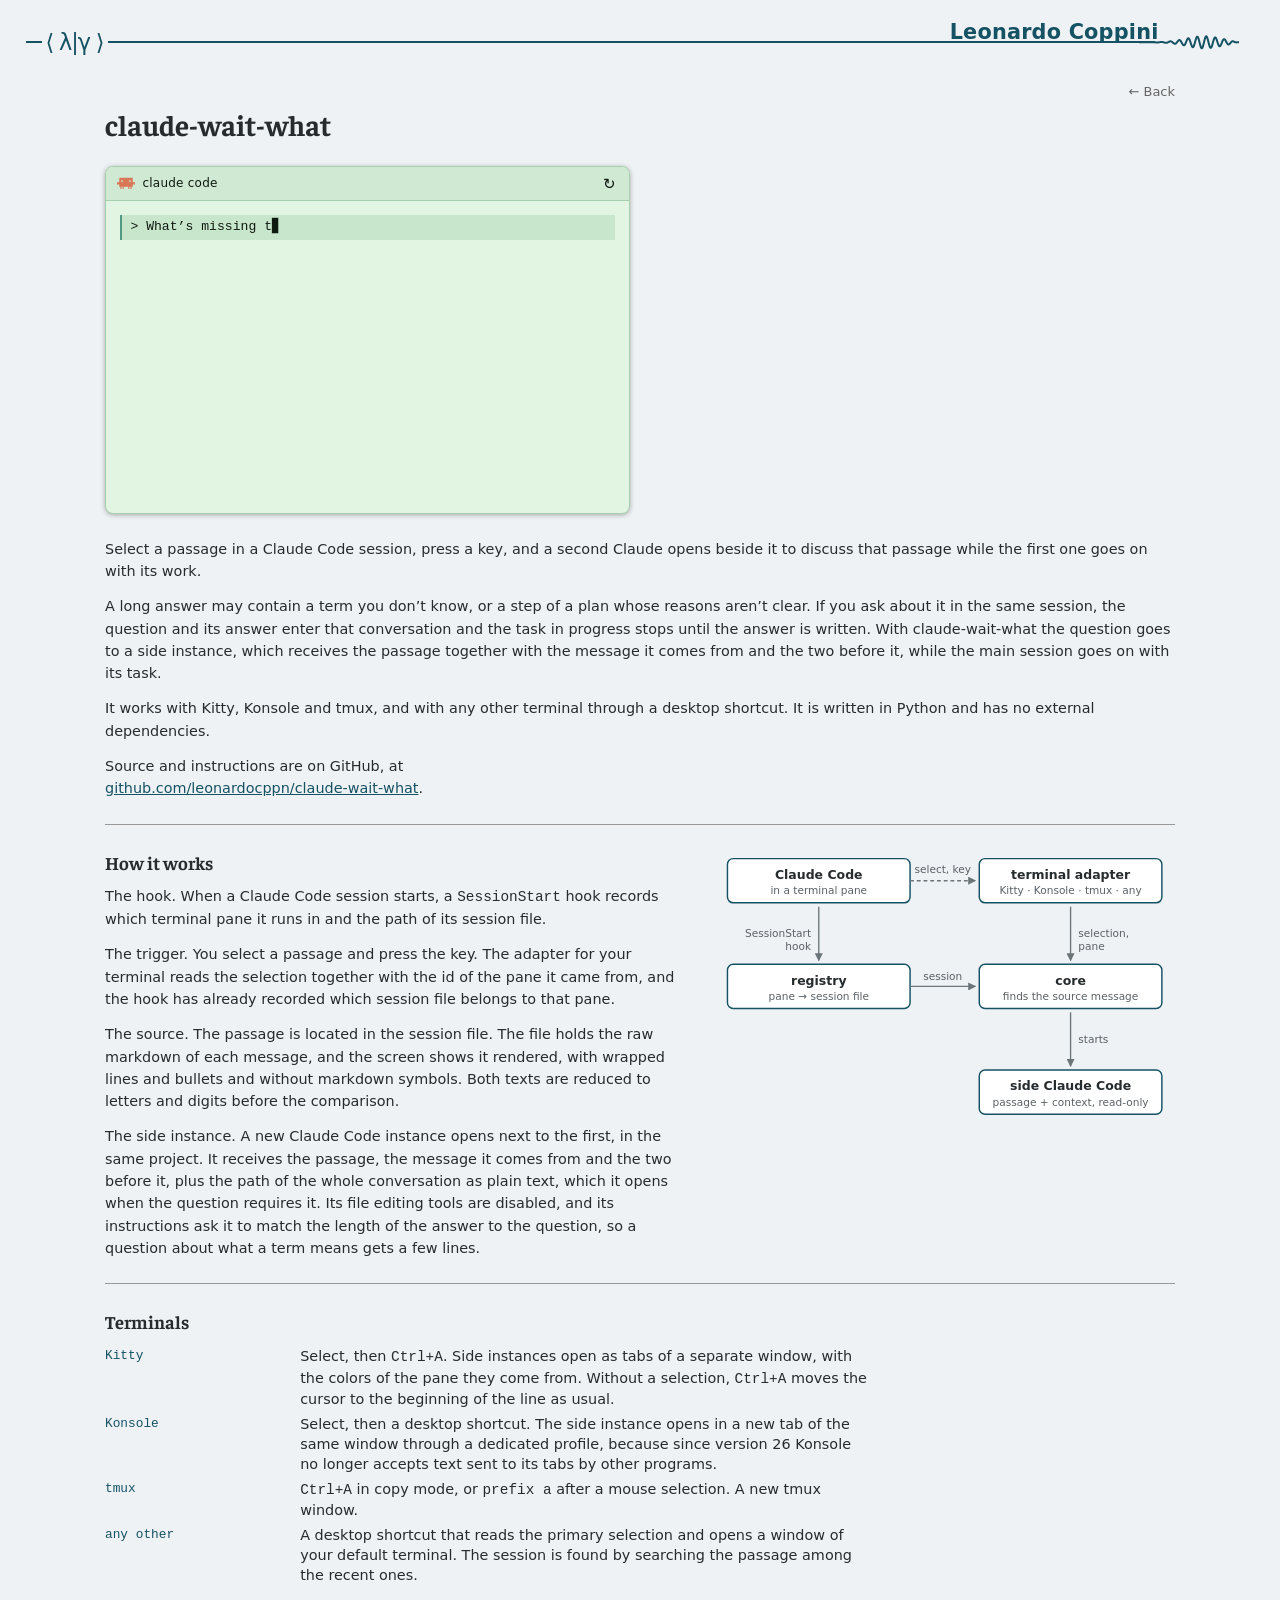
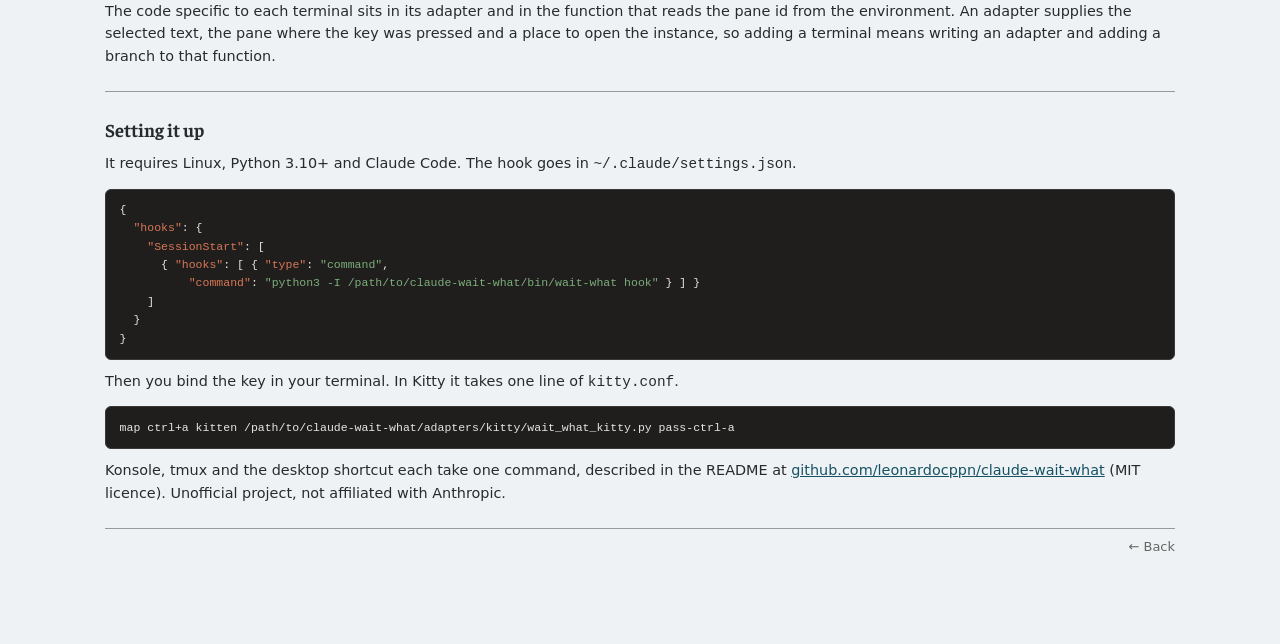
<file: projects/claudewaitwhat.html>
<!DOCTYPE html>
<html lang="en">
<head>
    <meta charset="UTF-8">
    <meta name="viewport" content="width=device-width, initial-scale=1.0">
    <link rel="icon" type="image/x-icon" href="../assets/lc.ico">
    <link rel="stylesheet" href="../css/ciessesse.css">
    <style>
        .align-items-center {
        align-items: center !important;
        }

        .cv-name {
            font-family: 'Faustina', serif;
            font-size: 1.8rem;
            font-weight: 700;
            margin-bottom: 0.3rem;
        }


        /* Riga a due colonne 50/50: sotto i 768px la seconda colonna va sotto la prima */
        .proj-row {
            display: grid;
            /* proporzione della singola riga: style="--cols: 5fr 4fr" */
            grid-template-columns: var(--cols, 3fr 4fr);
            gap: 2rem;
            margin: 1.5rem 0;
        }

        .proj-row > .proj-col {
            min-width: 0;
        }

        .proj-img {
            display: block;
            width: 100%;
            height: auto;
            box-shadow: 0 1px 5px rgba(0, 0, 0, 0.3);
        }

        @media (max-width: 767px) {
            .proj-row {
                grid-template-columns: 1fr;
                gap: 1.25rem;
            }
        }


        /* Finestra console simulata */
        .cc-window {
            background: #1f1e1d;
            border: 1px solid #3a3835;
            border-radius: 8px;
            overflow: hidden;
            box-shadow: 0 1px 5px rgba(0, 0, 0, 0.3);
        }

        .cc-titlebar {
            display: flex;
            align-items: center;
            gap: 0.45rem;
            padding: 0.45rem 0.7rem;
            background: #2a2826;
            border-bottom: 1px solid #3a3835;
        }

        .cc-logo {
            width: 18px;
            height: 18px;
            display: block;
        }

        .cc-title {
            color: #b9b5ae;
            font-size: 0.75rem;
            letter-spacing: 0.02em;
        }

        .cc-replay {
            margin-left: auto;
            background: none;
            border: 0;
            padding: 0 2px;
            color: #fff;
            font-size: 0.95rem;
            line-height: 1;
            cursor: pointer;
        }

        .cc-replay:hover {
            color: #d97757;
        }

        .cc-body {
            height: 24rem;
            overflow-y: auto;
            padding: 0.8rem 0.9rem 1.2rem;
            font-family: ui-monospace, SFMono-Regular, Menlo, Consolas, "Liberation Mono", monospace;
            font-size: 0.72rem;
            line-height: 1.55;
            color: #e8e6e3;
            white-space: pre-wrap;
            overflow-wrap: break-word;
        }

        .cc-body::-webkit-scrollbar {
            width: 8px;
        }

        .cc-body::-webkit-scrollbar-thumb {
            background: #3a3835;
            border-radius: 4px;
        }

        .cc-user {
            margin: 0.1rem 0 0.9rem;
            padding: 0.25rem 0.5rem;
            background: #2b2927;
            border-left: 2px solid #4a4744;
            color: #cfcbc5;
        }

        .cc-block {
            margin-bottom: 0.85rem;
        }

        .cc-dot {
            color: #d97757;
        }

        .cc-arg {
            color: #9a9691;
        }

        .cc-res {
            color: #8c8a87;
        }

        .cc-ok {
            color: #7cae7a;
        }

        .cc-dim {
            color: #6f6c68;
        }

        .cc-hl {
            color: #d97757;
        }

        .cc-cursor {
            animation: cc-blink 1s step-end infinite;
        }

        @keyframes cc-blink {
            50% { opacity: 0; }
        }

        @media (prefers-reduced-motion: reduce) {
            .cc-cursor { animation: none; }
        }


        /* Testo della pagina progetto */
        .proj-lead {
            font-size: 1.05rem;
            line-height: 1.5;
            color: #3d454a;
            margin: 0.2rem 0 0;
            max-width: 46rem;
        }

        .proj-h {
            font-family: 'Faustina', serif;
            font-size: 1.15rem;
            font-weight: 700;
            margin: 0 0 0.5rem;
        }

        .proj-col p {
            margin: 0 0 0.8rem;
            line-height: 1.55;
        }

        .proj-col p:last-child {
            margin-bottom: 0;
        }

        /* Blocchi a piena larghezza: misura di lettura limitata,
           stesso stacco verticale delle righe a due colonne. */
        .proj-block {
            margin: 1.5rem 0;
            /*max-width: 42rem;*/
        }

        .proj-block p {
            margin: 0 0 0.8rem;
            line-height: 1.55;
        }

        .proj-block p:last-child {
            margin-bottom: 0;
        }

        /* Dentro una sezione si sta stretti, tra una sezione e l'altra no. */
        .proj-h + .proj-row {
            margin-top: 0.5rem;
        }

        .proj-row + .proj-block {
            margin-top: 1.2rem;
        }

        hr {
            border: 0;
            border-top: 1px solid #999;
            margin: 1.5rem 0;
        }

        .proj-code {
            /*max-width: 42rem;*/
            background: #1f1e1d;
            border: 1px solid #3a3835;
            border-radius: 6px;
            padding: 0.7rem 0.85rem;
            color: #e8e6e3;
            font-family: ui-monospace, SFMono-Regular, Menlo, Consolas, "Liberation Mono", monospace;
            font-size: 0.72rem;
            line-height: 1.6;
            white-space: pre;
            overflow-x: auto;
        }

        .proj-code .c-dim { color: #6f6c68; }
        .proj-code .c-key { color: #d97757; }
        .proj-code .c-ok { color: #7cae7a; }

        .md-name {
            background: #1f1e1d;
            border-radius: 6px;
            padding: 0.9rem 0.85rem;
            color: #e8e6e3;
            font-family: ui-monospace, SFMono-Regular, Menlo, Consolas, "Liberation Mono", monospace;
            font-size: 0.78rem;
            overflow-x: auto;
        }

        .md-name .flag {
            color: #d97757;
            font-weight: 700;
        }

        .md-name .dim {
            color: #6f6c68;
        }

        .md-legend {
            margin-top: 0.7rem;
            font-size: 0.8rem;
            color: #5a6166;
            line-height: 1.5;
        }

        .md-legend code {
            font-size: 0.95em;
            color: #262b2e;
        }

        .tool-grid {
            display: grid;
            grid-template-columns: 11rem 1fr;
            gap: 0.3rem 1.2rem;
            margin-top: 0.6rem;
            max-width: 48rem;
        }

        .tool-grid dt {
            font-family: ui-monospace, SFMono-Regular, Menlo, Consolas, "Liberation Mono", monospace;
            font-size: 0.8rem;
            color: #155263;
            grid-column: 1;
        }

        .tool-grid dd {
            margin: 0;
            grid-column: 2;
            line-height: 1.4;
        }

        .proj-note {
            font-size: 0.85rem;
            color: #5a6166;
        }

        @media (max-width: 767px) {
            .tool-grid {
                grid-template-columns: 1fr;
                gap: 0 0;
            }
            .tool-grid dt { grid-column: 1; margin-top: 0.6rem; }
            .tool-grid dd { grid-column: 1; }
        }


        /* claude-wait-what: riga della demo, due finestre a tema chiaro */
        .demo-row {
            display: grid;
            grid-template-columns: 1fr 1fr;
            gap: 1.2rem;
            margin: 1.2rem 0 1.5rem;
            align-items: start;
        }
        @media (max-width: 767px) {
            .demo-row { grid-template-columns: 1fr; }
        }
        .cc-themed {
            background: var(--bg);
            border-color: var(--line);
        }
        .cc-themed .cc-titlebar { background: var(--bar); border-bottom-color: var(--line); }
        .cc-themed .cc-title { color: var(--fg); }
        .cc-themed .cc-replay { color: var(--fg); }
        .cc-themed .cc-replay:hover { color: var(--accent); }
        .cc-themed .cc-body { color: var(--fg); height: 19.5rem; font-size: 0.82rem; line-height: 1.24; }
        .cc-themed .cc-block { margin-bottom: 0.6rem; }
        .cc-themed .cc-user { margin-bottom: 0.65rem; }
        /* una riga vuota dentro un messaggio: mezzo spazio invece di una riga intera */
        .cc-gap { display: block; height: 0.5em; }
        .cc-themed .cc-body::-webkit-scrollbar-thumb { background: var(--line); }
        .cc-themed .cc-user { background: var(--userbg); border-left-color: var(--userline); color: var(--fg); }
        .cc-themed .cc-dot { color: var(--accent); }
        .cc-themed .cc-dim, .cc-themed .cc-res, .cc-themed .cc-arg { color: var(--dim); }
        .cc-themed .cc-hl { color: var(--strong); }
        /* silmaril (Claude Code) + Silmarillion (Kitty) */
        .theme-silmaril {
            --bg: #e2f5e3; --bar: #cfe9d2; --line: #a8cfad; --fg: #0f1a11; --dim: #5a735f;
            --accent: rgb(100, 180, 140); --strong: rgb(0, 105, 90);
            --userbg: rgb(200, 230, 204); --userline: rgb(80, 153, 133);
        }
        /* goodbye (Claude Code) + Blue Sky (Kitty) */
        .theme-goodbye {
            --bg: #e1eeff; --bar: #cfe0fb; --line: #aac3ec; --fg: #1a1816; --dim: #5b6a80;
            --accent: rgb(100, 150, 225); --strong: rgb(46, 111, 231);
            --userbg: rgb(204, 221, 250); --userline: rgb(103, 153, 253);
        }
        /* La finestra laterale occupa già il suo posto, invisibile:
           l'animazione la fa uscire dal punto selezionato nella prima. */
        .cc-side {
            visibility: hidden;
            position: relative;
            z-index: 2;
        }
        .cc-side.open { visibility: visible; }
        /* selezione come in Kitty con Silmarillion: nero su verde */
        .cc-sel { background: #000000; color: #e2f5e3; }
        .cc-key {
            display: inline-block;
            padding: 0 0.4rem;
            border: 1px solid var(--dim);
            border-radius: 4px;
            color: var(--fg);
        }

    </style>
    <title>Leonardo Coppini</title>
</head>
<body>
    <header class="navbar navbar-static-top bs-docs-nav site-header" id="top">
        <div class="header-flat-line" aria-hidden="true"></div>
        <span class="psi-mark">&#10216; &#955;|&#947; &#10217;</span>
        <span class="wave-packet-slot">
                <svg class="wave-packet" viewBox="0 0 100 28" aria-hidden="true">
                    <path d="M 0.0,14.006 L 0.05,14.006 L 0.1,14.006 L 0.15,14.006 L 0.2,14.006 L 0.25,14.006 L 0.3,14.006 L 0.35,14.006 L 0.4,14.006 L 0.45,14.006 L 0.5,14.006 L 0.55,14.006 L 0.6,14.006 L 0.65,14.006 L 0.7,14.006 L 0.75,14.005 L 0.8,14.005 L 0.85,14.005 L 0.9,14.005 L 0.95,14.005 L 1.0,14.005 L 1.05,14.005 L 1.1,14.004 L 1.15,14.004 L 1.2,14.004 L 1.25,14.004 L 1.3,14.004 L 1.35,14.004 L 1.4,14.003 L 1.45,14.003 L 1.5,14.003 L 1.55,14.003 L 1.6,14.002 L 1.65,14.002 L 1.7,14.002 L 1.75,14.002 L 1.8,14.001 L 1.85,14.001 L 1.9,14.001 L 1.95,14.0 L 2.0,14.0 L 2.05,14.0 L 2.1,13.999 L 2.15,13.999 L 2.2,13.999 L 2.25,13.998 L 2.3,13.998 L 2.35,13.998 L 2.4,13.997 L 2.45,13.997 L 2.5,13.997 L 2.55,13.996 L 2.6,13.996 L 2.65,13.995 L 2.7,13.995 L 2.75,13.995 L 2.8,13.994 L 2.85,13.994 L 2.9,13.993 L 2.95,13.993 L 3.0,13.993 L 3.05,13.992 L 3.1,13.992 L 3.15,13.992 L 3.2,13.991 L 3.25,13.991 L 3.3,13.991 L 3.35,13.99 L 3.4,13.99 L 3.45,13.99 L 3.5,13.989 L 3.55,13.989 L 3.6,13.989 L 3.65,13.988 L 3.7,13.988 L 3.75,13.988 L 3.8,13.987 L 3.85,13.987 L 3.9,13.987 L 3.95,13.987 L 4.0,13.986 L 4.05,13.986 L 4.1,13.986 L 4.15,13.986 L 4.2,13.986 L 4.25,13.986 L 4.3,13.985 L 4.35,13.985 L 4.4,13.985 L 4.45,13.985 L 4.5,13.985 L 4.55,13.985 L 4.6,13.985 L 4.65,13.985 L 4.7,13.985 L 4.75,13.985 L 4.8,13.985 L 4.85,13.985 L 4.9,13.985 L 4.95,13.985 L 5.0,13.985 L 5.05,13.986 L 5.1,13.986 L 5.15,13.986 L 5.2,13.986 L 5.25,13.986 L 5.3,13.987 L 5.35,13.987 L 5.4,13.987 L 5.45,13.988 L 5.5,13.988 L 5.55,13.988 L 5.6,13.989 L 5.65,13.989 L 5.7,13.99 L 5.75,13.99 L 5.8,13.991 L 5.85,13.991 L 5.9,13.992 L 5.95,13.992 L 6.0,13.993 L 6.05,13.994 L 6.1,13.994 L 6.15,13.995 L 6.2,13.996 L 6.25,13.996 L 6.3,13.997 L 6.35,13.998 L 6.4,13.998 L 6.45,13.999 L 6.5,14.0 L 6.55,14.001 L 6.6,14.002 L 6.65,14.002 L 6.7,14.003 L 6.75,14.004 L 6.8,14.005 L 6.85,14.006 L 6.9,14.007 L 6.95,14.008 L 7.0,14.008 L 7.05,14.009 L 7.1,14.01 L 7.15,14.011 L 7.2,14.012 L 7.25,14.013 L 7.3,14.014 L 7.35,14.015 L 7.4,14.016 L 7.45,14.017 L 7.5,14.017 L 7.55,14.018 L 7.6,14.019 L 7.65,14.02 L 7.7,14.021 L 7.75,14.022 L 7.8,14.023 L 7.85,14.023 L 7.9,14.024 L 7.95,14.025 L 8.0,14.026 L 8.05,14.027 L 8.1,14.027 L 8.15,14.028 L 8.2,14.029 L 8.25,14.029 L 8.3,14.03 L 8.35,14.031 L 8.4,14.031 L 8.45,14.032 L 8.5,14.032 L 8.55,14.033 L 8.6,14.033 L 8.65,14.034 L 8.7,14.034 L 8.75,14.034 L 8.8,14.035 L 8.85,14.035 L 8.9,14.035 L 8.95,14.035 L 9.0,14.035 L 9.05,14.035 L 9.1,14.035 L 9.15,14.035 L 9.2,14.035 L 9.25,14.035 L 9.3,14.035 L 9.35,14.035 L 9.4,14.035 L 9.45,14.034 L 9.5,14.034 L 9.55,14.034 L 9.6,14.033 L 9.65,14.033 L 9.7,14.032 L 9.75,14.031 L 9.8,14.031 L 9.85,14.03 L 9.9,14.029 L 9.95,14.029 L 10.0,14.028 L 10.05,14.027 L 10.1,14.026 L 10.15,14.025 L 10.2,14.024 L 10.25,14.022 L 10.3,14.021 L 10.35,14.02 L 10.4,14.019 L 10.45,14.017 L 10.5,14.016 L 10.55,14.015 L 10.6,14.013 L 10.65,14.012 L 10.7,14.01 L 10.75,14.009 L 10.8,14.007 L 10.85,14.005 L 10.9,14.004 L 10.95,14.002 L 11.0,14.0 L 11.05,13.998 L 11.1,13.996 L 11.15,13.994 L 11.2,13.993 L 11.25,13.991 L 11.3,13.989 L 11.35,13.987 L 11.4,13.985 L 11.45,13.983 L 11.5,13.981 L 11.55,13.979 L 11.6,13.977 L 11.65,13.975 L 11.7,13.973 L 11.75,13.971 L 11.8,13.969 L 11.85,13.967 L 11.9,13.965 L 11.95,13.963 L 12.0,13.961 L 12.05,13.959 L 12.1,13.957 L 12.15,13.955 L 12.2,13.953 L 12.25,13.951 L 12.3,13.949 L 12.35,13.947 L 12.4,13.946 L 12.45,13.944 L 12.5,13.942 L 12.55,13.941 L 12.6,13.939 L 12.65,13.938 L 12.7,13.936 L 12.75,13.935 L 12.8,13.933 L 12.85,13.932 L 12.9,13.931 L 12.95,13.93 L 13.0,13.929 L 13.05,13.928 L 13.1,13.927 L 13.15,13.926 L 13.2,13.925 L 13.25,13.924 L 13.3,13.924 L 13.35,13.923 L 13.4,13.923 L 13.45,13.922 L 13.5,13.922 L 13.55,13.922 L 13.6,13.922 L 13.65,13.922 L 13.7,13.922 L 13.75,13.923 L 13.8,13.923 L 13.85,13.923 L 13.9,13.924 L 13.95,13.925 L 14.0,13.926 L 14.05,13.927 L 14.1,13.928 L 14.15,13.929 L 14.2,13.93 L 14.25,13.931 L 14.3,13.933 L 14.35,13.935 L 14.4,13.936 L 14.45,13.938 L 14.5,13.94 L 14.55,13.942 L 14.6,13.944 L 14.65,13.947 L 14.7,13.949 L 14.75,13.951 L 14.8,13.954 L 14.85,13.957 L 14.9,13.959 L 14.95,13.962 L 15.0,13.965 L 15.05,13.968 L 15.1,13.972 L 15.15,13.975 L 15.2,13.978 L 15.25,13.982 L 15.3,13.985 L 15.35,13.989 L 15.4,13.992 L 15.45,13.996 L 15.5,14.0 L 15.55,14.004 L 15.6,14.008 L 15.65,14.012 L 15.7,14.016 L 15.75,14.02 L 15.8,14.024 L 15.85,14.028 L 15.9,14.032 L 15.95,14.036 L 16.0,14.041 L 16.05,14.045 L 16.1,14.049 L 16.15,14.053 L 16.2,14.058 L 16.25,14.062 L 16.3,14.066 L 16.35,14.07 L 16.4,14.075 L 16.45,14.079 L 16.5,14.083 L 16.55,14.087 L 16.6,14.091 L 16.65,14.095 L 16.7,14.099 L 16.75,14.103 L 16.8,14.107 L 16.85,14.11 L 16.9,14.114 L 16.95,14.117 L 17.0,14.121 L 17.05,14.124 L 17.1,14.127 L 17.15,14.13 L 17.2,14.133 L 17.25,14.136 L 17.3,14.139 L 17.35,14.142 L 17.4,14.144 L 17.45,14.146 L 17.5,14.148 L 17.55,14.15 L 17.6,14.152 L 17.65,14.154 L 17.7,14.155 L 17.75,14.157 L 17.8,14.158 L 17.85,14.159 L 17.9,14.16 L 17.95,14.16 L 18.0,14.16 L 18.05,14.161 L 18.1,14.16 L 18.15,14.16 L 18.2,14.16 L 18.25,14.159 L 18.3,14.158 L 18.35,14.157 L 18.4,14.156 L 18.45,14.154 L 18.5,14.152 L 18.55,14.15 L 18.6,14.148 L 18.65,14.145 L 18.7,14.143 L 18.75,14.14 L 18.8,14.137 L 18.85,14.133 L 18.9,14.13 L 18.95,14.126 L 19.0,14.122 L 19.05,14.118 L 19.1,14.113 L 19.15,14.108 L 19.2,14.104 L 19.25,14.098 L 19.3,14.093 L 19.35,14.088 L 19.4,14.082 L 19.45,14.076 L 19.5,14.07 L 19.55,14.064 L 19.6,14.057 L 19.65,14.051 L 19.7,14.044 L 19.75,14.037 L 19.8,14.03 L 19.85,14.022 L 19.9,14.015 L 19.95,14.008 L 20.0,14.0 L 20.05,13.992 L 20.1,13.984 L 20.15,13.976 L 20.2,13.968 L 20.25,13.96 L 20.3,13.952 L 20.35,13.944 L 20.4,13.936 L 20.45,13.927 L 20.5,13.919 L 20.55,13.911 L 20.6,13.902 L 20.65,13.894 L 20.7,13.886 L 20.75,13.877 L 20.8,13.869 L 20.85,13.861 L 20.9,13.853 L 20.95,13.845 L 21.0,13.837 L 21.05,13.829 L 21.1,13.821 L 21.15,13.813 L 21.2,13.805 L 21.25,13.798 L 21.3,13.791 L 21.35,13.784 L 21.4,13.777 L 21.45,13.77 L 21.5,13.763 L 21.55,13.757 L 21.6,13.751 L 21.65,13.745 L 21.7,13.739 L 21.75,13.734 L 21.8,13.729 L 21.85,13.724 L 21.9,13.72 L 21.95,13.715 L 22.0,13.711 L 22.05,13.708 L 22.1,13.704 L 22.15,13.701 L 22.2,13.699 L 22.25,13.696 L 22.3,13.694 L 22.35,13.693 L 22.4,13.692 L 22.45,13.691 L 22.5,13.69 L 22.55,13.69 L 22.6,13.691 L 22.65,13.691 L 22.7,13.693 L 22.75,13.694 L 22.8,13.696 L 22.85,13.699 L 22.9,13.701 L 22.95,13.705 L 23.0,13.708 L 23.05,13.712 L 23.1,13.717 L 23.15,13.722 L 23.2,13.727 L 23.25,13.733 L 23.3,13.739 L 23.35,13.746 L 23.4,13.753 L 23.45,13.76 L 23.5,13.768 L 23.55,13.777 L 23.6,13.785 L 23.65,13.794 L 23.7,13.804 L 23.75,13.814 L 23.8,13.824 L 23.85,13.834 L 23.9,13.845 L 23.95,13.856 L 24.0,13.868 L 24.05,13.88 L 24.1,13.892 L 24.15,13.905 L 24.2,13.918 L 24.25,13.931 L 24.3,13.944 L 24.35,13.958 L 24.4,13.972 L 24.45,13.986 L 24.5,14.0 L 24.55,14.014 L 24.6,14.029 L 24.65,14.044 L 24.7,14.059 L 24.75,14.074 L 24.8,14.089 L 24.85,14.104 L 24.9,14.12 L 24.95,14.135 L 25.0,14.151 L 25.05,14.166 L 25.1,14.181 L 25.15,14.197 L 25.2,14.212 L 25.25,14.227 L 25.3,14.243 L 25.35,14.258 L 25.4,14.273 L 25.45,14.287 L 25.5,14.302 L 25.55,14.316 L 25.6,14.331 L 25.65,14.344 L 25.7,14.358 L 25.75,14.372 L 25.8,14.385 L 25.85,14.397 L 25.9,14.41 L 25.95,14.422 L 26.0,14.434 L 26.05,14.445 L 26.1,14.456 L 26.15,14.466 L 26.2,14.476 L 26.25,14.486 L 26.3,14.495 L 26.35,14.503 L 26.4,14.511 L 26.45,14.519 L 26.5,14.525 L 26.55,14.532 L 26.6,14.537 L 26.65,14.542 L 26.7,14.547 L 26.75,14.551 L 26.8,14.554 L 26.85,14.556 L 26.9,14.558 L 26.95,14.559 L 27.0,14.559 L 27.05,14.559 L 27.1,14.558 L 27.15,14.556 L 27.2,14.554 L 27.25,14.55 L 27.3,14.546 L 27.35,14.542 L 27.4,14.536 L 27.45,14.53 L 27.5,14.523 L 27.55,14.515 L 27.6,14.507 L 27.65,14.498 L 27.7,14.488 L 27.75,14.477 L 27.8,14.466 L 27.85,14.453 L 27.9,14.441 L 27.95,14.427 L 28.0,14.413 L 28.05,14.398 L 28.1,14.382 L 28.15,14.365 L 28.2,14.348 L 28.25,14.331 L 28.3,14.312 L 28.35,14.293 L 28.4,14.274 L 28.45,14.254 L 28.5,14.233 L 28.55,14.212 L 28.6,14.19 L 28.65,14.168 L 28.7,14.145 L 28.75,14.122 L 28.8,14.098 L 28.85,14.074 L 28.9,14.05 L 28.95,14.025 L 29.0,14.0 L 29.05,13.975 L 29.1,13.949 L 29.15,13.923 L 29.2,13.897 L 29.25,13.871 L 29.3,13.844 L 29.35,13.818 L 29.4,13.791 L 29.45,13.764 L 29.5,13.738 L 29.55,13.711 L 29.6,13.685 L 29.65,13.658 L 29.7,13.632 L 29.75,13.605 L 29.8,13.579 L 29.85,13.554 L 29.9,13.528 L 29.95,13.503 L 30.0,13.478 L 30.05,13.454 L 30.1,13.429 L 30.15,13.406 L 30.2,13.383 L 30.25,13.36 L 30.3,13.338 L 30.35,13.316 L 30.4,13.296 L 30.45,13.275 L 30.5,13.256 L 30.55,13.237 L 30.6,13.219 L 30.65,13.202 L 30.7,13.185 L 30.75,13.169 L 30.8,13.155 L 30.85,13.141 L 30.9,13.128 L 30.95,13.116 L 31.0,13.105 L 31.05,13.095 L 31.1,13.086 L 31.15,13.078 L 31.2,13.071 L 31.25,13.066 L 31.3,13.061 L 31.35,13.058 L 31.4,13.055 L 31.45,13.054 L 31.5,13.054 L 31.55,13.056 L 31.6,13.058 L 31.65,13.062 L 31.7,13.067 L 31.75,13.073 L 31.8,13.08 L 31.85,13.089 L 31.9,13.098 L 31.95,13.11 L 32.0,13.122 L 32.05,13.136 L 32.1,13.15 L 32.15,13.166 L 32.2,13.184 L 32.25,13.202 L 32.3,13.222 L 32.35,13.243 L 32.4,13.265 L 32.45,13.288 L 32.5,13.312 L 32.55,13.338 L 32.6,13.365 L 32.65,13.392 L 32.7,13.421 L 32.75,13.451 L 32.8,13.482 L 32.85,13.513 L 32.9,13.546 L 32.95,13.58 L 33.0,13.614 L 33.05,13.65 L 33.1,13.686 L 33.15,13.723 L 33.2,13.761 L 33.25,13.799 L 33.3,13.838 L 33.35,13.878 L 33.4,13.918 L 33.45,13.959 L 33.5,14.0 L 33.55,14.042 L 33.6,14.084 L 33.65,14.126 L 33.7,14.169 L 33.75,14.212 L 33.8,14.255 L 33.85,14.298 L 33.9,14.341 L 33.95,14.384 L 34.0,14.427 L 34.05,14.47 L 34.1,14.513 L 34.15,14.556 L 34.2,14.599 L 34.25,14.641 L 34.3,14.682 L 34.35,14.724 L 34.4,14.765 L 34.45,14.805 L 34.5,14.845 L 34.55,14.884 L 34.6,14.922 L 34.65,14.959 L 34.7,14.996 L 34.75,15.032 L 34.8,15.067 L 34.85,15.1 L 34.9,15.133 L 34.95,15.165 L 35.0,15.195 L 35.05,15.225 L 35.1,15.253 L 35.15,15.28 L 35.2,15.305 L 35.25,15.329 L 35.3,15.352 L 35.35,15.373 L 35.4,15.393 L 35.45,15.411 L 35.5,15.427 L 35.55,15.442 L 35.6,15.455 L 35.65,15.467 L 35.7,15.476 L 35.75,15.484 L 35.8,15.49 L 35.85,15.495 L 35.9,15.497 L 35.95,15.498 L 36.0,15.497 L 36.05,15.494 L 36.1,15.489 L 36.15,15.482 L 36.2,15.473 L 36.25,15.462 L 36.3,15.45 L 36.35,15.435 L 36.4,15.419 L 36.45,15.4 L 36.5,15.38 L 36.55,15.357 L 36.6,15.333 L 36.65,15.307 L 36.7,15.279 L 36.75,15.249 L 36.8,15.217 L 36.85,15.184 L 36.9,15.148 L 36.95,15.111 L 37.0,15.072 L 37.05,15.032 L 37.1,14.99 L 37.15,14.946 L 37.2,14.9 L 37.25,14.853 L 37.3,14.805 L 37.35,14.755 L 37.4,14.704 L 37.45,14.651 L 37.5,14.597 L 37.55,14.542 L 37.6,14.485 L 37.65,14.428 L 37.7,14.369 L 37.75,14.31 L 37.8,14.25 L 37.85,14.188 L 37.9,14.126 L 37.95,14.063 L 38.0,14.0 L 38.05,13.936 L 38.1,13.872 L 38.15,13.807 L 38.2,13.742 L 38.25,13.676 L 38.3,13.61 L 38.35,13.545 L 38.4,13.479 L 38.45,13.413 L 38.5,13.348 L 38.55,13.283 L 38.6,13.218 L 38.65,13.153 L 38.7,13.089 L 38.75,13.026 L 38.8,12.963 L 38.85,12.901 L 38.9,12.84 L 38.95,12.78 L 39.0,12.721 L 39.05,12.663 L 39.1,12.606 L 39.15,12.55 L 39.2,12.496 L 39.25,12.443 L 39.3,12.392 L 39.35,12.342 L 39.4,12.294 L 39.45,12.247 L 39.5,12.203 L 39.55,12.16 L 39.6,12.119 L 39.65,12.08 L 39.7,12.044 L 39.75,12.009 L 39.8,11.977 L 39.85,11.946 L 39.9,11.919 L 39.95,11.893 L 40.0,11.87 L 40.05,11.85 L 40.1,11.832 L 40.15,11.816 L 40.2,11.803 L 40.25,11.793 L 40.3,11.785 L 40.35,11.78 L 40.4,11.778 L 40.45,11.779 L 40.5,11.782 L 40.55,11.789 L 40.6,11.798 L 40.65,11.809 L 40.7,11.824 L 40.75,11.841 L 40.8,11.862 L 40.85,11.885 L 40.9,11.911 L 40.95,11.94 L 41.0,11.971 L 41.05,12.005 L 41.1,12.042 L 41.15,12.082 L 41.2,12.125 L 41.25,12.17 L 41.3,12.218 L 41.35,12.268 L 41.4,12.321 L 41.45,12.377 L 41.5,12.435 L 41.55,12.495 L 41.6,12.557 L 41.65,12.622 L 41.7,12.69 L 41.75,12.759 L 41.8,12.83 L 41.85,12.904 L 41.9,12.979 L 41.95,13.056 L 42.0,13.135 L 42.05,13.215 L 42.1,13.297 L 42.15,13.381 L 42.2,13.466 L 42.25,13.552 L 42.3,13.64 L 42.35,13.729 L 42.4,13.818 L 42.45,13.909 L 42.5,14.0 L 42.55,14.092 L 42.6,14.184 L 42.65,14.277 L 42.7,14.371 L 42.75,14.464 L 42.8,14.558 L 42.85,14.652 L 42.9,14.745 L 42.95,14.838 L 43.0,14.931 L 43.05,15.024 L 43.1,15.115 L 43.15,15.206 L 43.2,15.297 L 43.25,15.386 L 43.3,15.474 L 43.35,15.561 L 43.4,15.646 L 43.45,15.731 L 43.5,15.813 L 43.55,15.894 L 43.6,15.973 L 43.65,16.051 L 43.7,16.126 L 43.75,16.199 L 43.8,16.27 L 43.85,16.338 L 43.9,16.405 L 43.95,16.468 L 44.0,16.529 L 44.05,16.588 L 44.1,16.643 L 44.15,16.696 L 44.2,16.745 L 44.25,16.792 L 44.3,16.835 L 44.35,16.875 L 44.4,16.912 L 44.45,16.945 L 44.5,16.975 L 44.55,17.002 L 44.6,17.025 L 44.65,17.044 L 44.7,17.06 L 44.75,17.072 L 44.8,17.08 L 44.85,17.085 L 44.9,17.085 L 44.95,17.082 L 45.0,17.075 L 45.05,17.064 L 45.1,17.05 L 45.15,17.031 L 45.2,17.009 L 45.25,16.982 L 45.3,16.952 L 45.35,16.918 L 45.4,16.88 L 45.45,16.838 L 45.5,16.793 L 45.55,16.744 L 45.6,16.691 L 45.65,16.634 L 45.7,16.574 L 45.75,16.51 L 45.8,16.443 L 45.85,16.372 L 45.9,16.297 L 45.95,16.22 L 46.0,16.139 L 46.05,16.055 L 46.1,15.968 L 46.15,15.878 L 46.2,15.785 L 46.25,15.69 L 46.3,15.592 L 46.35,15.491 L 46.4,15.387 L 46.45,15.282 L 46.5,15.174 L 46.55,15.064 L 46.6,14.952 L 46.65,14.838 L 46.7,14.722 L 46.75,14.605 L 46.8,14.486 L 46.85,14.366 L 46.9,14.245 L 46.95,14.123 L 47.0,14.0 L 47.05,13.876 L 47.1,13.752 L 47.15,13.627 L 47.2,13.502 L 47.25,13.377 L 47.3,13.252 L 47.35,13.127 L 47.4,13.003 L 47.45,12.879 L 47.5,12.755 L 47.55,12.633 L 47.6,12.511 L 47.65,12.391 L 47.7,12.272 L 47.75,12.154 L 47.8,12.038 L 47.85,11.924 L 47.9,11.812 L 47.95,11.702 L 48.0,11.594 L 48.05,11.488 L 48.1,11.385 L 48.15,11.285 L 48.2,11.187 L 48.25,11.093 L 48.3,11.001 L 48.35,10.913 L 48.4,10.828 L 48.45,10.746 L 48.5,10.668 L 48.55,10.594 L 48.6,10.524 L 48.65,10.457 L 48.7,10.395 L 48.75,10.336 L 48.8,10.282 L 48.85,10.232 L 48.9,10.187 L 48.95,10.146 L 49.0,10.11 L 49.05,10.078 L 49.1,10.051 L 49.15,10.028 L 49.2,10.011 L 49.25,9.998 L 49.3,9.99 L 49.35,9.987 L 49.4,9.989 L 49.45,9.996 L 49.5,10.008 L 49.55,10.025 L 49.6,10.047 L 49.65,10.074 L 49.7,10.106 L 49.75,10.143 L 49.8,10.185 L 49.85,10.232 L 49.9,10.283 L 49.95,10.34 L 50.0,10.401 L 50.05,10.467 L 50.1,10.538 L 50.15,10.614 L 50.2,10.693 L 50.25,10.778 L 50.3,10.867 L 50.35,10.96 L 50.4,11.057 L 50.45,11.158 L 50.5,11.264 L 50.55,11.373 L 50.6,11.486 L 50.65,11.603 L 50.7,11.723 L 50.75,11.847 L 50.8,11.973 L 50.85,12.103 L 50.9,12.236 L 50.95,12.372 L 51.0,12.51 L 51.05,12.651 L 51.1,12.794 L 51.15,12.939 L 51.2,13.086 L 51.25,13.235 L 51.3,13.385 L 51.35,13.537 L 51.4,13.691 L 51.45,13.845 L 51.5,14.0 L 51.55,14.156 L 51.6,14.312 L 51.65,14.469 L 51.7,14.626 L 51.75,14.782 L 51.8,14.939 L 51.85,15.094 L 51.9,15.25 L 51.95,15.404 L 52.0,15.557 L 52.05,15.709 L 52.1,15.86 L 52.15,16.009 L 52.2,16.156 L 52.25,16.301 L 52.3,16.443 L 52.35,16.584 L 52.4,16.721 L 52.45,16.856 L 52.5,16.988 L 52.55,17.117 L 52.6,17.243 L 52.65,17.365 L 52.7,17.483 L 52.75,17.598 L 52.8,17.708 L 52.85,17.814 L 52.9,17.917 L 52.95,18.014 L 53.0,18.108 L 53.05,18.196 L 53.1,18.28 L 53.15,18.358 L 53.2,18.432 L 53.25,18.5 L 53.3,18.563 L 53.35,18.621 L 53.4,18.674 L 53.45,18.72 L 53.5,18.761 L 53.55,18.797 L 53.6,18.826 L 53.65,18.85 L 53.7,18.868 L 53.75,18.88 L 53.8,18.886 L 53.85,18.886 L 53.9,18.88 L 53.95,18.868 L 54.0,18.85 L 54.05,18.825 L 54.1,18.795 L 54.15,18.759 L 54.2,18.717 L 54.25,18.669 L 54.3,18.615 L 54.35,18.555 L 54.4,18.489 L 54.45,18.417 L 54.5,18.34 L 54.55,18.257 L 54.6,18.169 L 54.65,18.075 L 54.7,17.976 L 54.75,17.872 L 54.8,17.762 L 54.85,17.648 L 54.9,17.529 L 54.95,17.404 L 55.0,17.276 L 55.05,17.143 L 55.1,17.005 L 55.15,16.864 L 55.2,16.718 L 55.25,16.569 L 55.3,16.416 L 55.35,16.259 L 55.4,16.1 L 55.45,15.937 L 55.5,15.771 L 55.55,15.603 L 55.6,15.432 L 55.65,15.258 L 55.7,15.083 L 55.75,14.906 L 55.8,14.727 L 55.85,14.547 L 55.9,14.366 L 55.95,14.183 L 56.0,14.0 L 56.05,13.816 L 56.1,13.632 L 56.15,13.448 L 56.2,13.264 L 56.25,13.081 L 56.3,12.898 L 56.35,12.715 L 56.4,12.534 L 56.45,12.354 L 56.5,12.176 L 56.55,12.0 L 56.6,11.825 L 56.65,11.653 L 56.7,11.483 L 56.75,11.316 L 56.8,11.151 L 56.85,10.99 L 56.9,10.832 L 56.95,10.677 L 57.0,10.526 L 57.05,10.379 L 57.1,10.236 L 57.15,10.097 L 57.2,9.963 L 57.25,9.833 L 57.3,9.708 L 57.35,9.588 L 57.4,9.473 L 57.45,9.364 L 57.5,9.26 L 57.55,9.161 L 57.6,9.068 L 57.65,8.981 L 57.7,8.9 L 57.75,8.826 L 57.8,8.757 L 57.85,8.694 L 57.9,8.638 L 57.95,8.589 L 58.0,8.545 L 58.05,8.509 L 58.1,8.479 L 58.15,8.456 L 58.2,8.44 L 58.25,8.43 L 58.3,8.427 L 58.35,8.432 L 58.4,8.443 L 58.45,8.46 L 58.5,8.485 L 58.55,8.517 L 58.6,8.555 L 58.65,8.6 L 58.7,8.652 L 58.75,8.71 L 58.8,8.775 L 58.85,8.847 L 58.9,8.925 L 58.95,9.01 L 59.0,9.1 L 59.05,9.197 L 59.1,9.301 L 59.15,9.41 L 59.2,9.525 L 59.25,9.645 L 59.3,9.771 L 59.35,9.903 L 59.4,10.04 L 59.45,10.182 L 59.5,10.329 L 59.55,10.481 L 59.6,10.637 L 59.65,10.798 L 59.7,10.963 L 59.75,11.132 L 59.8,11.305 L 59.85,11.481 L 59.9,11.661 L 59.95,11.844 L 60.0,12.03 L 60.05,12.219 L 60.1,12.41 L 60.15,12.603 L 60.2,12.799 L 60.25,12.996 L 60.3,13.195 L 60.35,13.395 L 60.4,13.596 L 60.45,13.798 L 60.5,14.0 L 60.55,14.203 L 60.6,14.406 L 60.65,14.608 L 60.7,14.81 L 60.75,15.012 L 60.8,15.212 L 60.85,15.411 L 60.9,15.609 L 60.95,15.805 L 61.0,15.999 L 61.05,16.191 L 61.1,16.381 L 61.15,16.567 L 61.2,16.751 L 61.25,16.932 L 61.3,17.109 L 61.35,17.283 L 61.4,17.453 L 61.45,17.619 L 61.5,17.78 L 61.55,17.938 L 61.6,18.09 L 61.65,18.238 L 61.7,18.38 L 61.75,18.518 L 61.8,18.65 L 61.85,18.776 L 61.9,18.897 L 61.95,19.012 L 62.0,19.12 L 62.05,19.223 L 62.1,19.319 L 62.15,19.409 L 62.2,19.492 L 62.25,19.569 L 62.3,19.639 L 62.35,19.702 L 62.4,19.758 L 62.45,19.807 L 62.5,19.849 L 62.55,19.884 L 62.6,19.911 L 62.65,19.932 L 62.7,19.945 L 62.75,19.951 L 62.8,19.949 L 62.85,19.94 L 62.9,19.924 L 62.95,19.901 L 63.0,19.87 L 63.05,19.833 L 63.1,19.788 L 63.15,19.735 L 63.2,19.676 L 63.25,19.61 L 63.3,19.537 L 63.35,19.457 L 63.4,19.37 L 63.45,19.277 L 63.5,19.177 L 63.55,19.071 L 63.6,18.958 L 63.65,18.84 L 63.7,18.715 L 63.75,18.585 L 63.8,18.448 L 63.85,18.307 L 63.9,18.16 L 63.95,18.008 L 64.0,17.85 L 64.05,17.689 L 64.1,17.522 L 64.15,17.351 L 64.2,17.176 L 64.25,16.997 L 64.3,16.815 L 64.35,16.628 L 64.4,16.439 L 64.45,16.247 L 64.5,16.051 L 64.55,15.853 L 64.6,15.653 L 64.65,15.451 L 64.7,15.247 L 64.75,15.042 L 64.8,14.835 L 64.85,14.627 L 64.9,14.419 L 64.95,14.209 L 65.0,14.0 L 65.05,13.791 L 65.1,13.581 L 65.15,13.373 L 65.2,13.165 L 65.25,12.958 L 65.3,12.753 L 65.35,12.549 L 65.4,12.347 L 65.45,12.147 L 65.5,11.949 L 65.55,11.753 L 65.6,11.561 L 65.65,11.372 L 65.7,11.185 L 65.75,11.003 L 65.8,10.824 L 65.85,10.649 L 65.9,10.478 L 65.95,10.311 L 66.0,10.15 L 66.05,9.992 L 66.1,9.84 L 66.15,9.693 L 66.2,9.552 L 66.25,9.415 L 66.3,9.285 L 66.35,9.16 L 66.4,9.042 L 66.45,8.929 L 66.5,8.823 L 66.55,8.723 L 66.6,8.63 L 66.65,8.543 L 66.7,8.463 L 66.75,8.39 L 66.8,8.324 L 66.85,8.265 L 66.9,8.212 L 66.95,8.167 L 67.0,8.13 L 67.05,8.099 L 67.1,8.076 L 67.15,8.06 L 67.2,8.051 L 67.25,8.049 L 67.3,8.055 L 67.35,8.068 L 67.4,8.089 L 67.45,8.116 L 67.5,8.151 L 67.55,8.193 L 67.6,8.242 L 67.65,8.298 L 67.7,8.361 L 67.75,8.431 L 67.8,8.508 L 67.85,8.591 L 67.9,8.681 L 67.95,8.777 L 68.0,8.88 L 68.05,8.988 L 68.1,9.103 L 68.15,9.224 L 68.2,9.35 L 68.25,9.482 L 68.3,9.62 L 68.35,9.762 L 68.4,9.91 L 68.45,10.062 L 68.5,10.22 L 68.55,10.381 L 68.6,10.547 L 68.65,10.717 L 68.7,10.891 L 68.75,11.068 L 68.8,11.249 L 68.85,11.433 L 68.9,11.619 L 68.95,11.809 L 69.0,12.001 L 69.05,12.195 L 69.1,12.391 L 69.15,12.589 L 69.2,12.788 L 69.25,12.988 L 69.3,13.19 L 69.35,13.392 L 69.4,13.594 L 69.45,13.797 L 69.5,14.0 L 69.55,14.202 L 69.6,14.404 L 69.65,14.605 L 69.7,14.805 L 69.75,15.004 L 69.8,15.201 L 69.85,15.397 L 69.9,15.59 L 69.95,15.781 L 70.0,15.97 L 70.05,16.156 L 70.1,16.339 L 70.15,16.519 L 70.2,16.695 L 70.25,16.868 L 70.3,17.037 L 70.35,17.202 L 70.4,17.363 L 70.45,17.519 L 70.5,17.671 L 70.55,17.818 L 70.6,17.96 L 70.65,18.097 L 70.7,18.229 L 70.75,18.355 L 70.8,18.475 L 70.85,18.59 L 70.9,18.699 L 70.95,18.803 L 71.0,18.9 L 71.05,18.99 L 71.1,19.075 L 71.15,19.153 L 71.2,19.225 L 71.25,19.29 L 71.3,19.348 L 71.35,19.4 L 71.4,19.445 L 71.45,19.483 L 71.5,19.515 L 71.55,19.54 L 71.6,19.557 L 71.65,19.568 L 71.7,19.573 L 71.75,19.57 L 71.8,19.56 L 71.85,19.544 L 71.9,19.521 L 71.95,19.491 L 72.0,19.455 L 72.05,19.411 L 72.1,19.362 L 72.15,19.306 L 72.2,19.243 L 72.25,19.174 L 72.3,19.1 L 72.35,19.019 L 72.4,18.932 L 72.45,18.839 L 72.5,18.74 L 72.55,18.636 L 72.6,18.527 L 72.65,18.412 L 72.7,18.292 L 72.75,18.167 L 72.8,18.037 L 72.85,17.903 L 72.9,17.764 L 72.95,17.621 L 73.0,17.474 L 73.05,17.323 L 73.1,17.168 L 73.15,17.01 L 73.2,16.849 L 73.25,16.684 L 73.3,16.517 L 73.35,16.347 L 73.4,16.175 L 73.45,16.0 L 73.5,15.824 L 73.55,15.646 L 73.6,15.466 L 73.65,15.285 L 73.7,15.102 L 73.75,14.919 L 73.8,14.736 L 73.85,14.552 L 73.9,14.368 L 73.95,14.184 L 74.0,14.0 L 74.05,13.817 L 74.1,13.634 L 74.15,13.453 L 74.2,13.273 L 74.25,13.094 L 74.3,12.917 L 74.35,12.742 L 74.4,12.568 L 74.45,12.397 L 74.5,12.229 L 74.55,12.063 L 74.6,11.9 L 74.65,11.741 L 74.7,11.584 L 74.75,11.431 L 74.8,11.282 L 74.85,11.136 L 74.9,10.995 L 74.95,10.857 L 75.0,10.724 L 75.05,10.596 L 75.1,10.471 L 75.15,10.352 L 75.2,10.238 L 75.25,10.128 L 75.3,10.024 L 75.35,9.925 L 75.4,9.831 L 75.45,9.743 L 75.5,9.66 L 75.55,9.583 L 75.6,9.511 L 75.65,9.445 L 75.7,9.385 L 75.75,9.331 L 75.8,9.283 L 75.85,9.241 L 75.9,9.205 L 75.95,9.175 L 76.0,9.15 L 76.05,9.132 L 76.1,9.12 L 76.15,9.114 L 76.2,9.114 L 76.25,9.12 L 76.3,9.132 L 76.35,9.15 L 76.4,9.174 L 76.45,9.203 L 76.5,9.239 L 76.55,9.28 L 76.6,9.326 L 76.65,9.379 L 76.7,9.437 L 76.75,9.5 L 76.8,9.568 L 76.85,9.642 L 76.9,9.72 L 76.95,9.804 L 77.0,9.892 L 77.05,9.986 L 77.1,10.083 L 77.15,10.186 L 77.2,10.292 L 77.25,10.402 L 77.3,10.517 L 77.35,10.635 L 77.4,10.757 L 77.45,10.883 L 77.5,11.012 L 77.55,11.144 L 77.6,11.279 L 77.65,11.416 L 77.7,11.557 L 77.75,11.699 L 77.8,11.844 L 77.85,11.991 L 77.9,12.14 L 77.95,12.291 L 78.0,12.443 L 78.05,12.596 L 78.1,12.75 L 78.15,12.906 L 78.2,13.061 L 78.25,13.218 L 78.3,13.374 L 78.35,13.531 L 78.4,13.688 L 78.45,13.844 L 78.5,14.0 L 78.55,14.155 L 78.6,14.309 L 78.65,14.463 L 78.7,14.615 L 78.75,14.765 L 78.8,14.914 L 78.85,15.061 L 78.9,15.206 L 78.95,15.349 L 79.0,15.49 L 79.05,15.628 L 79.1,15.764 L 79.15,15.897 L 79.2,16.027 L 79.25,16.153 L 79.3,16.277 L 79.35,16.397 L 79.4,16.514 L 79.45,16.627 L 79.5,16.736 L 79.55,16.842 L 79.6,16.943 L 79.65,17.04 L 79.7,17.133 L 79.75,17.222 L 79.8,17.307 L 79.85,17.386 L 79.9,17.462 L 79.95,17.533 L 80.0,17.599 L 80.05,17.66 L 80.1,17.717 L 80.15,17.768 L 80.2,17.815 L 80.25,17.857 L 80.3,17.894 L 80.35,17.926 L 80.4,17.953 L 80.45,17.975 L 80.5,17.992 L 80.55,18.004 L 80.6,18.011 L 80.65,18.013 L 80.7,18.01 L 80.75,18.002 L 80.8,17.989 L 80.85,17.972 L 80.9,17.949 L 80.95,17.922 L 81.0,17.89 L 81.05,17.854 L 81.1,17.813 L 81.15,17.768 L 81.2,17.718 L 81.25,17.664 L 81.3,17.605 L 81.35,17.543 L 81.4,17.476 L 81.45,17.406 L 81.5,17.332 L 81.55,17.254 L 81.6,17.172 L 81.65,17.087 L 81.7,16.999 L 81.75,16.907 L 81.8,16.813 L 81.85,16.715 L 81.9,16.615 L 81.95,16.512 L 82.0,16.406 L 82.05,16.298 L 82.1,16.188 L 82.15,16.076 L 82.2,15.962 L 82.25,15.846 L 82.3,15.728 L 82.35,15.609 L 82.4,15.489 L 82.45,15.367 L 82.5,15.245 L 82.55,15.121 L 82.6,14.997 L 82.65,14.873 L 82.7,14.748 L 82.75,14.623 L 82.8,14.498 L 82.85,14.373 L 82.9,14.248 L 82.95,14.124 L 83.0,14.0 L 83.05,13.877 L 83.1,13.755 L 83.15,13.634 L 83.2,13.514 L 83.25,13.395 L 83.3,13.278 L 83.35,13.162 L 83.4,13.048 L 83.45,12.936 L 83.5,12.826 L 83.55,12.718 L 83.6,12.613 L 83.65,12.509 L 83.7,12.408 L 83.75,12.31 L 83.8,12.215 L 83.85,12.122 L 83.9,12.032 L 83.95,11.945 L 84.0,11.861 L 84.05,11.78 L 84.1,11.703 L 84.15,11.628 L 84.2,11.557 L 84.25,11.49 L 84.3,11.426 L 84.35,11.366 L 84.4,11.309 L 84.45,11.256 L 84.5,11.207 L 84.55,11.162 L 84.6,11.12 L 84.65,11.082 L 84.7,11.048 L 84.75,11.018 L 84.8,10.991 L 84.85,10.969 L 84.9,10.95 L 84.95,10.936 L 85.0,10.925 L 85.05,10.918 L 85.1,10.915 L 85.15,10.915 L 85.2,10.92 L 85.25,10.928 L 85.3,10.94 L 85.35,10.956 L 85.4,10.975 L 85.45,10.998 L 85.5,11.025 L 85.55,11.055 L 85.6,11.088 L 85.65,11.125 L 85.7,11.165 L 85.75,11.208 L 85.8,11.255 L 85.85,11.304 L 85.9,11.357 L 85.95,11.412 L 86.0,11.471 L 86.05,11.532 L 86.1,11.595 L 86.15,11.662 L 86.2,11.73 L 86.25,11.801 L 86.3,11.874 L 86.35,11.949 L 86.4,12.027 L 86.45,12.106 L 86.5,12.187 L 86.55,12.269 L 86.6,12.354 L 86.65,12.439 L 86.7,12.526 L 86.75,12.614 L 86.8,12.703 L 86.85,12.794 L 86.9,12.885 L 86.95,12.976 L 87.0,13.069 L 87.05,13.162 L 87.1,13.255 L 87.15,13.348 L 87.2,13.442 L 87.25,13.536 L 87.3,13.629 L 87.35,13.723 L 87.4,13.816 L 87.45,13.908 L 87.5,14.0 L 87.55,14.091 L 87.6,14.182 L 87.65,14.271 L 87.7,14.36 L 87.75,14.448 L 87.8,14.534 L 87.85,14.619 L 87.9,14.703 L 87.95,14.785 L 88.0,14.865 L 88.05,14.944 L 88.1,15.021 L 88.15,15.096 L 88.2,15.17 L 88.25,15.241 L 88.3,15.31 L 88.35,15.378 L 88.4,15.443 L 88.45,15.505 L 88.5,15.565 L 88.55,15.623 L 88.6,15.679 L 88.65,15.732 L 88.7,15.782 L 88.75,15.83 L 88.8,15.875 L 88.85,15.918 L 88.9,15.958 L 88.95,15.995 L 89.0,16.029 L 89.05,16.06 L 89.1,16.089 L 89.15,16.115 L 89.2,16.138 L 89.25,16.159 L 89.3,16.176 L 89.35,16.191 L 89.4,16.202 L 89.45,16.211 L 89.5,16.218 L 89.55,16.221 L 89.6,16.222 L 89.65,16.22 L 89.7,16.215 L 89.75,16.207 L 89.8,16.197 L 89.85,16.184 L 89.9,16.168 L 89.95,16.15 L 90.0,16.13 L 90.05,16.107 L 90.1,16.081 L 90.15,16.052 L 90.2,16.021 L 90.25,15.988 L 90.3,15.952 L 90.35,15.914 L 90.4,15.873 L 90.45,15.831 L 90.5,15.786 L 90.55,15.74 L 90.6,15.691 L 90.65,15.641 L 90.7,15.589 L 90.75,15.535 L 90.8,15.48 L 90.85,15.424 L 90.9,15.366 L 90.95,15.308 L 91.0,15.248 L 91.05,15.187 L 91.1,15.125 L 91.15,15.063 L 91.2,15.0 L 91.25,14.937 L 91.3,14.873 L 91.35,14.809 L 91.4,14.745 L 91.45,14.681 L 91.5,14.617 L 91.55,14.552 L 91.6,14.489 L 91.65,14.425 L 91.7,14.362 L 91.75,14.3 L 91.8,14.238 L 91.85,14.177 L 91.9,14.117 L 91.95,14.058 L 92.0,14.0 L 92.05,13.943 L 92.1,13.887 L 92.15,13.832 L 92.2,13.779 L 92.25,13.727 L 92.3,13.677 L 92.35,13.628 L 92.4,13.58 L 92.45,13.535 L 92.5,13.49 L 92.55,13.448 L 92.6,13.407 L 92.65,13.368 L 92.7,13.331 L 92.75,13.296 L 92.8,13.263 L 92.85,13.231 L 92.9,13.202 L 92.95,13.174 L 93.0,13.149 L 93.05,13.125 L 93.1,13.103 L 93.15,13.083 L 93.2,13.065 L 93.25,13.049 L 93.3,13.035 L 93.35,13.023 L 93.4,13.012 L 93.45,13.004 L 93.5,12.997 L 93.55,12.992 L 93.6,12.989 L 93.65,12.987 L 93.7,12.987 L 93.75,12.989 L 93.8,12.992 L 93.85,12.997 L 93.9,13.003 L 93.95,13.011 L 94.0,13.02 L 94.05,13.031 L 94.1,13.042 L 94.15,13.055 L 94.2,13.069 L 94.25,13.085 L 94.3,13.101 L 94.35,13.118 L 94.4,13.136 L 94.45,13.155 L 94.5,13.175 L 94.55,13.195 L 94.6,13.216 L 94.65,13.238 L 94.7,13.26 L 94.75,13.283 L 94.8,13.306 L 94.85,13.33 L 94.9,13.354 L 94.95,13.378 L 95.0,13.402 L 95.05,13.427 L 95.1,13.451 L 95.15,13.476 L 95.2,13.5 L 95.25,13.525 L 95.3,13.549 L 95.35,13.573 L 95.4,13.597 L 95.45,13.62 L 95.5,13.644 L 95.55,13.667 L 95.6,13.689 L 95.65,13.711 L 95.7,13.733 L 95.75,13.754 L 95.8,13.775 L 95.85,13.795 L 95.9,13.815 L 95.95,13.834 L 96.0,13.852 L 96.05,13.87 L 96.1,13.887 L 96.15,13.904 L 96.2,13.92 L 96.25,13.935 L 96.3,13.949 L 96.35,13.963 L 96.4,13.976 L 96.45,13.988 L 96.5,14.0 L 96.55,14.011 L 96.6,14.021 L 96.65,14.031 L 96.7,14.04 L 96.75,14.048 L 96.8,14.056 L 96.85,14.062 L 96.9,14.069 L 96.95,14.074 L 97.0,14.079 L 97.05,14.084 L 97.1,14.088 L 97.15,14.091 L 97.2,14.094 L 97.25,14.096 L 97.3,14.098 L 97.35,14.099 L 97.4,14.1 L 97.45,14.101 L 97.5,14.101 L 97.55,14.1 L 97.6,14.1 L 97.65,14.099 L 97.7,14.097 L 97.75,14.096 L 97.8,14.094 L 97.85,14.092 L 97.9,14.089 L 97.95,14.087 L 98.0,14.084 L 98.05,14.081 L 98.1,14.078 L 98.15,14.075 L 98.2,14.072 L 98.25,14.068 L 98.3,14.065 L 98.35,14.062 L 98.4,14.058 L 98.45,14.055 L 98.5,14.052 L 98.55,14.048 L 98.6,14.045 L 98.65,14.042 L 98.7,14.039 L 98.75,14.036 L 98.8,14.033 L 98.85,14.03 L 98.9,14.027 L 98.95,14.024 L 99.0,14.022 L 99.05,14.02 L 99.1,14.017 L 99.15,14.015 L 99.2,14.013 L 99.25,14.011 L 99.3,14.01 L 99.35,14.008 L 99.4,14.007 L 99.45,14.006 L 99.5,14.005 L 99.55,14.004 L 99.6,14.003 L 99.65,14.002 L 99.7,14.001 L 99.75,14.001 L 99.8,14.001 L 99.85,14.0 L 99.9,14.0 L 99.95,14.0 L 100.0,14.0" />
                </svg>
            </span>
        <a href="../index.html" class="navbar-brand" style="font-weight: bold; margin-bottom: -4px; padding-bottom: 0;">Leonardo Coppini</a>
    </header>
    <div class="container" style="margin-top:30px;">
        <div class="row justify-content-center">
            <div class="col-12" style="font-size: 0.9rem; max-width: 1200px; margin: 30px auto; line-height: 1.55;">

                <p style="font-size: 0.9em; text-align:right; margin-top:-20px; margin-bottom: 0px;"><a style="color: #666; text-decoration: none;" href="../portfolio/index.html">&larr; Back</a></p>


                <div class="cv-name">claude-wait-what</div>

                <div class="demo-row">
                    <div class="cc-window cc-themed theme-silmaril">
                        <div class="cc-titlebar">
                            <img class="cc-logo" src="imgs/claudecode.svg" alt="">
                            <span class="cc-title">claude code</span>
                            <button class="cc-replay" type="button" aria-label="Replay">&#8635;</button>
                        </div>
                        <div class="cc-body cc-main"></div>
                    </div>
                    <div class="cc-window cc-themed theme-goodbye cc-side" aria-live="polite">
                        <div class="cc-titlebar">
                            <img class="cc-logo" src="imgs/claudecode.svg" alt="">
                            <span class="cc-title">&#187; Kessler KV-20 valve</span>
                        </div>
                        <div class="cc-body cc-sidebody"></div>
                    </div>
                </div>

                <div class="proj-block">
                    <p>Select a passage in a Claude Code session, press a key, and a second Claude opens beside it to discuss that passage while the first one goes on with its work.</p>
                    <p>A long answer may contain a term you don&#8217;t know, or a step of a plan whose reasons aren&#8217;t clear. If you ask about it in the same session, the question and its answer enter that conversation and the task in progress stops until the answer is written. With claude-wait-what the question goes to a side instance, which receives the passage together with the message it comes from and the two before it, while the main session goes on with its task.</p>
                    <p>It works with Kitty, Konsole and tmux, and with any other terminal through a desktop shortcut. It is written in Python and has no external dependencies.</p>
                    <p>Source and instructions are on GitHub, at<br> <a href="https://github.com/leonardocppn/claude-wait-what">github.com/leonardocppn/claude-wait-what</a>.</p>
                </div>
                <hr>


                <div class="proj-row" style="--cols: 5fr 4fr;">
                    <div class="proj-col">
                        <div class="proj-h">How it works</div>
                        <p><b>The hook.</b> When a Claude Code session starts, a <code>SessionStart</code> hook records which terminal pane it runs in and the path of its session file.</p>
                        <p><b>The trigger.</b> You select a passage and press the key. The adapter for your terminal reads the selection together with the id of the pane it came from, and the hook has already recorded which session file belongs to that pane.</p>
                        <p><b>The source.</b> The passage is located in the session file. The file holds the raw markdown of each message, and the screen shows it rendered, with wrapped lines and bullets and without markdown symbols. Both texts are reduced to letters and digits before the comparison.</p>
                        <p><b>The side instance.</b> A new Claude Code instance opens next to the first, in the same project. It receives the passage, the message it comes from and the two before it, plus the path of the whole conversation as plain text, which it opens when the question requires it. Its file editing tools are disabled, and its instructions ask it to match the length of the answer to the question, so a question about what a term means gets a few lines.</p>
                    </div>
                    <div class="proj-col" style="max-width:462px;">
                        <svg viewBox="0 0 480 290" width="100%" role="img"
                             aria-label="Diagram. A Claude Code session in a terminal pane is recorded by a SessionStart hook in a registry; the terminal adapter passes the selection and the pane to the core, which looks up the session file, finds the source message and starts a side Claude Code instance.">
                            <defs>
                                <marker id="ar" viewBox="0 0 10 10" refX="9" refY="5"
                                        markerWidth="6" markerHeight="6" orient="auto-start-reverse">
                                    <path d="M 0 0 L 10 5 L 0 10 z" fill="#6b7478"></path>
                                </marker>
                            </defs>
                            <g fill="none" stroke="#155263" stroke-width="1.5">
                                <rect x="14" y="10" width="190" height="46" rx="6" fill="#ffffff"></rect>
                                <rect x="276" y="10" width="190" height="46" rx="6" fill="#ffffff"></rect>
                                <rect x="14" y="120" width="190" height="46" rx="6" fill="#ffffff"></rect>
                                <rect x="276" y="120" width="190" height="46" rx="6" fill="#ffffff"></rect>
                                <rect x="276" y="230" width="190" height="46" rx="6" fill="#ffffff"></rect>
                            </g>
                            <g stroke="#6b7478" stroke-width="1.4" marker-end="url(#ar)">
                                <line x1="109" y1="60" x2="109" y2="116"></line>
                                <line x1="204" y1="143" x2="272" y2="143"></line>
                                <line x1="371" y1="60" x2="371" y2="116"></line>
                                <line x1="371" y1="170" x2="371" y2="226"></line>
                            </g>
                            <g stroke="#6b7478" stroke-width="1.4" stroke-dasharray="4 3" marker-end="url(#ar)">
                                <line x1="204" y1="33" x2="272" y2="33"></line>
                            </g>
                            <g font-family="system-ui, sans-serif" text-anchor="middle" fill="#262b2e">
                                <text x="109" y="31" font-size="13" font-weight="600">Claude Code</text>
                                <text x="109" y="47" font-size="11" fill="#5a6166">in a terminal pane</text>
                                <text x="371" y="31" font-size="13" font-weight="600">terminal adapter</text>
                                <text x="371" y="47" font-size="11" fill="#5a6166">Kitty &#183; Konsole &#183; tmux &#183; any</text>
                                <text x="109" y="141" font-size="13" font-weight="600">registry</text>
                                <text x="109" y="157" font-size="11" fill="#5a6166">pane &#8594; session file</text>
                                <text x="371" y="141" font-size="13" font-weight="600">core</text>
                                <text x="371" y="157" font-size="11" fill="#5a6166">finds the source message</text>
                                <text x="371" y="251" font-size="13" font-weight="600">side Claude Code</text>
                                <text x="371" y="267" font-size="11" fill="#5a6166">passage + context, read-only</text>
                            </g>
                            <g font-family="system-ui, sans-serif" font-size="11" fill="#5a6166">
                                <text x="238" y="25" text-anchor="middle">select, key</text>
                                <text x="101" y="92" text-anchor="end">SessionStart</text>
                                <text x="101" y="105" text-anchor="end">hook</text>
                                <text x="238" y="136" text-anchor="middle">session</text>
                                <text x="379" y="92">selection,</text>
                                <text x="379" y="105">pane</text>
                                <text x="379" y="202">starts</text>
                            </g>
                        </svg>
                    </div>
                </div>
                <hr>


                <div class="proj-block">
                    <div class="proj-h">Terminals</div>
                    <dl class="tool-grid">
                        <dt>Kitty</dt><dd>Select, then <code>Ctrl+A</code>. Side instances open as tabs of a separate window, with the colors of the pane they come from. Without a selection, <code>Ctrl+A</code> moves the cursor to the beginning of the line as usual.</dd>
                        <dt>Konsole</dt><dd>Select, then a desktop shortcut. The side instance opens in a new tab of the same window through a dedicated profile, because since version 26 Konsole no longer accepts text sent to its tabs by other programs.</dd>
                        <dt>tmux</dt><dd><code>Ctrl+A</code> in copy mode, or <code>prefix a</code> after a mouse selection. A new tmux window.</dd>
                        <dt>any other</dt><dd>A desktop shortcut that reads the primary selection and opens a window of your default terminal. The session is found by searching the passage among the recent ones.</dd>
                    </dl>
                    <p style="margin-top:0.8rem;">The code specific to each terminal sits in its adapter and in the function that reads the pane id from the environment. An adapter supplies the selected text, the pane where the key was pressed and a place to open the instance, so adding a terminal means writing an adapter and adding a branch to that function.</p>
                </div>
                <hr>


                <div class="proj-block">
                    <div class="proj-h">Setting it up</div>
                    <p>It requires Linux, Python 3.10+ and Claude Code. The hook goes in <code>~/.claude/settings.json</code>.</p>
                    <div class="proj-code" style="margin-bottom: 10px;">{
  <span class="c-key">"hooks"</span>: {
    <span class="c-key">"SessionStart"</span>: [
      { <span class="c-key">"hooks"</span>: [ { <span class="c-key">"type"</span>: <span class="c-ok">"command"</span>,
          <span class="c-key">"command"</span>: <span class="c-ok">"python3 -I /path/to/claude-wait-what/bin/wait-what hook"</span> } ] }
    ]
  }
}</div>
                    <p>Then you bind the key in your terminal. In Kitty it takes one line of <code>kitty.conf</code>.</p>
                    <div class="proj-code" style="margin-bottom: 10px;">map ctrl+a kitten /path/to/claude-wait-what/adapters/kitty/wait_what_kitty.py pass-ctrl-a</div>
                    <p>Konsole, tmux and the desktop shortcut each take one command, described in the README at
                        <a href="https://github.com/leonardocppn/claude-wait-what">github.com/leonardocppn/claude-wait-what</a>
                        (MIT licence). Unofficial project, not affiliated with Anthropic.</p>
                </div>
                <hr>

                <p style="font-size: 0.9em; margin-top: -1rem; text-align:right;"><a style="color: #666; text-decoration: none;" href="../portfolio/index.html">&larr; Back</a></p>

            </div>
        </div>
    </div>

    <script>
        (function () {
            const main = document.querySelector('.cc-main');
            const side = document.querySelector('.cc-side');
            const sideBody = document.querySelector('.cc-sidebody');
            const replay = document.querySelector('.cc-replay');
            if (!main || !side) return;
            const reduced = window.matchMedia('(prefers-reduced-motion: reduce)').matches;
            let run = 0;

            const wait = ms => new Promise(r => setTimeout(r, reduced ? 0 : ms));

            function add(out, html, cls) {
                const el = document.createElement('div');
                if (cls) el.className = cls;
                el.innerHTML = html.replace(/\n\n/g, '<span class="cc-gap"></span>');
                out.appendChild(el);
                out.scrollTop = out.scrollHeight;
                return el;
            }

            // Il messaggio dell'utente, battuto a macchina
            async function user(out, text, id) {
                const el = add(out, '&gt; <span class="cc-typed"></span><span class="cc-cursor">&#9611;</span>', 'cc-user');
                const typed = el.querySelector('.cc-typed');
                const cursor = el.querySelector('.cc-cursor');
                for (const ch of text) {
                    if (id !== run) return;
                    typed.textContent += ch;
                    out.scrollTop = out.scrollHeight;
                    await wait(45);
                }
                cursor.remove();
            }

            // Lo spinner con il contatore dei secondi
            async function thinking(out, label, ms, id) {
                if (reduced) return;
                const frames = ['✻', '✳', '✶', '✹'];
                const el = add(out, '', 'cc-dim cc-block');
                const t0 = Date.now();
                let i = 0;
                while (Date.now() - t0 < ms) {
                    if (id !== run) { el.remove(); return; }
                    const sec = Math.round((Date.now() - t0) / 1000);
                    el.textContent = frames[i++ % frames.length] + ' ' + label + '… (' + sec + 's)';
                    await wait(150);
                }
                el.remove();
            }

            // Lo stesso spinner, ma dura finché `done` non si risolve
            async function thinkingUntil(out, label, done, id) {
                let finished = false;
                done.then(function () { finished = true; });
                if (reduced) { await done; return; }
                const frames = ['\u273b', '\u2733', '\u2736', '\u2739'];
                const el = add(out, '', 'cc-dim cc-block');
                const t0 = Date.now();
                let i = 0;
                while (!finished) {
                    if (id !== run) { el.remove(); return; }
                    const sec = Math.round((Date.now() - t0) / 1000);
                    el.textContent = frames[i++ % frames.length] + ' ' + label + '\u2026 (' + sec + 's)';
                    await wait(150);
                }
                el.remove();
            }

            async function tool(out, name, args, result, id) {
                add(out, '<span class="cc-dot">⏺</span> ' + name + '<span class="cc-arg">(' + args + ')</span>');
                await wait(400);
                if (id !== run) return;
                add(out, '  <span class="cc-dim">⎿</span>  ' + result, 'cc-block cc-res');
            }

            // La finestra laterale nasce piccola sopra la selezione, si allunga
            // mentre viaggia verso il suo posto e arriva con un rimbalzo.
            async function popOut(from) {
                const a = from.getBoundingClientRect();
                const b = side.getBoundingClientRect();
                const dx = (a.left + a.width / 2) - (b.left + b.width / 2);
                const dy = (a.top + a.height / 2) - (b.top + b.height / 2);
                side.classList.add('open');
                if (reduced || !side.animate) return;
                side.animate([
                    { transform: `translate(${dx}px, ${dy}px) scale(0.04, 0.03)`, opacity: 0, borderRadius: '40px' },
                    { transform: `translate(${dx * 0.55}px, ${dy * 0.55}px) scale(0.55, 0.16) skewX(-12deg)`, opacity: 1, borderRadius: '24px', offset: 0.38 },
                    { transform: 'translate(0, 0) scale(1.07, 0.9) skewX(3deg)', borderRadius: '10px', offset: 0.66 },
                    { transform: 'scale(0.97, 1.04)', offset: 0.83 },
                    { transform: 'none', opacity: 1, borderRadius: '8px' }
                ], { duration: 950, easing: 'cubic-bezier(0.2, 0.7, 0.3, 1)' });
                await wait(950);
            }

            async function play() {
                const id = ++run;
                main.innerHTML = '';
                sideBody.innerHTML = '';
                side.getAnimations().forEach(function (a) { a.cancel(); });
                side.classList.remove('open');

                await wait(600);
                await user(main, 'What’s missing to launch the weather balloon?', id);
                if (id !== run) return;
                await thinking(main, 'Checking', 1500, id);
                if (id !== run) return;

                add(main, '<span class="cc-dot">⏺</span> Two things:\n\n' +
                    '  1. A <span class="cc-pick">Kessler KV-20 valve</span> on the helium\n' +
                    '     line.\n' +
                    '  2. An email to the airport, to clear the\n' +
                    '     airspace for the launch.\n\n' +
                    '  Should I copy the mayor too?', 'cc-block');
                await wait(1400);
                if (id !== run) return;

                // La selezione e il tasto
                const pick = main.querySelector('.cc-pick');
                if (pick) pick.classList.add('cc-sel');
                await wait(800);
                if (id !== run) return;
                const key = add(main, '<span class="cc-key">Ctrl+A</span>', 'cc-block');
                await wait(600);
                if (id !== run) return;
                if (pick) pick.classList.remove('cc-sel');
                key.remove();

                // Si apre l'approfondimento, tirato fuori dalla selezione
                await popOut(pick || main);
                if (id !== run) return;
                add(sideBody, '<span class="cc-dot">»</span> <i>Kessler KV-20 valve</i>', 'cc-block');
                await wait(800);
                await user(sideBody, 'why this? what is it?', id);
                if (id !== run) return;

                // Mentre l'approfondimento pensa, la conversazione madre va avanti.
                const mainFlow = (async function () {
                    await wait(900);
                    await user(main, 'No, just the airport.', id);
                    if (id !== run) return;
                    await thinking(main, 'Writing', 1600, id);
                    if (id !== run) return;
                    await tool(main, 'Write', 'drafts/airport.txt', 'Wrote 8 lines', id);
                    await wait(900);
                    if (id !== run) return;
                    add(main, '<span class="cc-dot">\u23fa</span> The email to the airport is ready in\n' +
                        '  drafts/.', 'cc-block');
                })();
                // 5,5 s di elaborazione, e comunque non prima che la principale abbia finito
                const sideReady = Promise.all([mainFlow, wait(5500)]);

                await thinkingUntil(sideBody, 'Thinking', sideReady, id);
                if (id !== run) return;
                add(sideBody, '<span class="cc-dot">\u23fa</span> A relief valve on the helium line.\n\n' +
                    '  If the pressure inside the balloon climbs\n' +
                    '  too fast during the ascent, it lets some\n' +
                    '  helium out, so the balloon doesn\u2019t burst\n' +
                    '  before reaching 30 km.', 'cc-block');
            }

            if ('IntersectionObserver' in window) {
                const io = new IntersectionObserver(function (entries) {
                    entries.forEach(function (e) {
                        if (e.isIntersecting) { io.disconnect(); play(); }
                    });
                }, { threshold: 0.35 });
                io.observe(main);
            } else {
                play();
            }

            replay.addEventListener('click', play);
        })();
    </script>

</body>
</html>
</file>
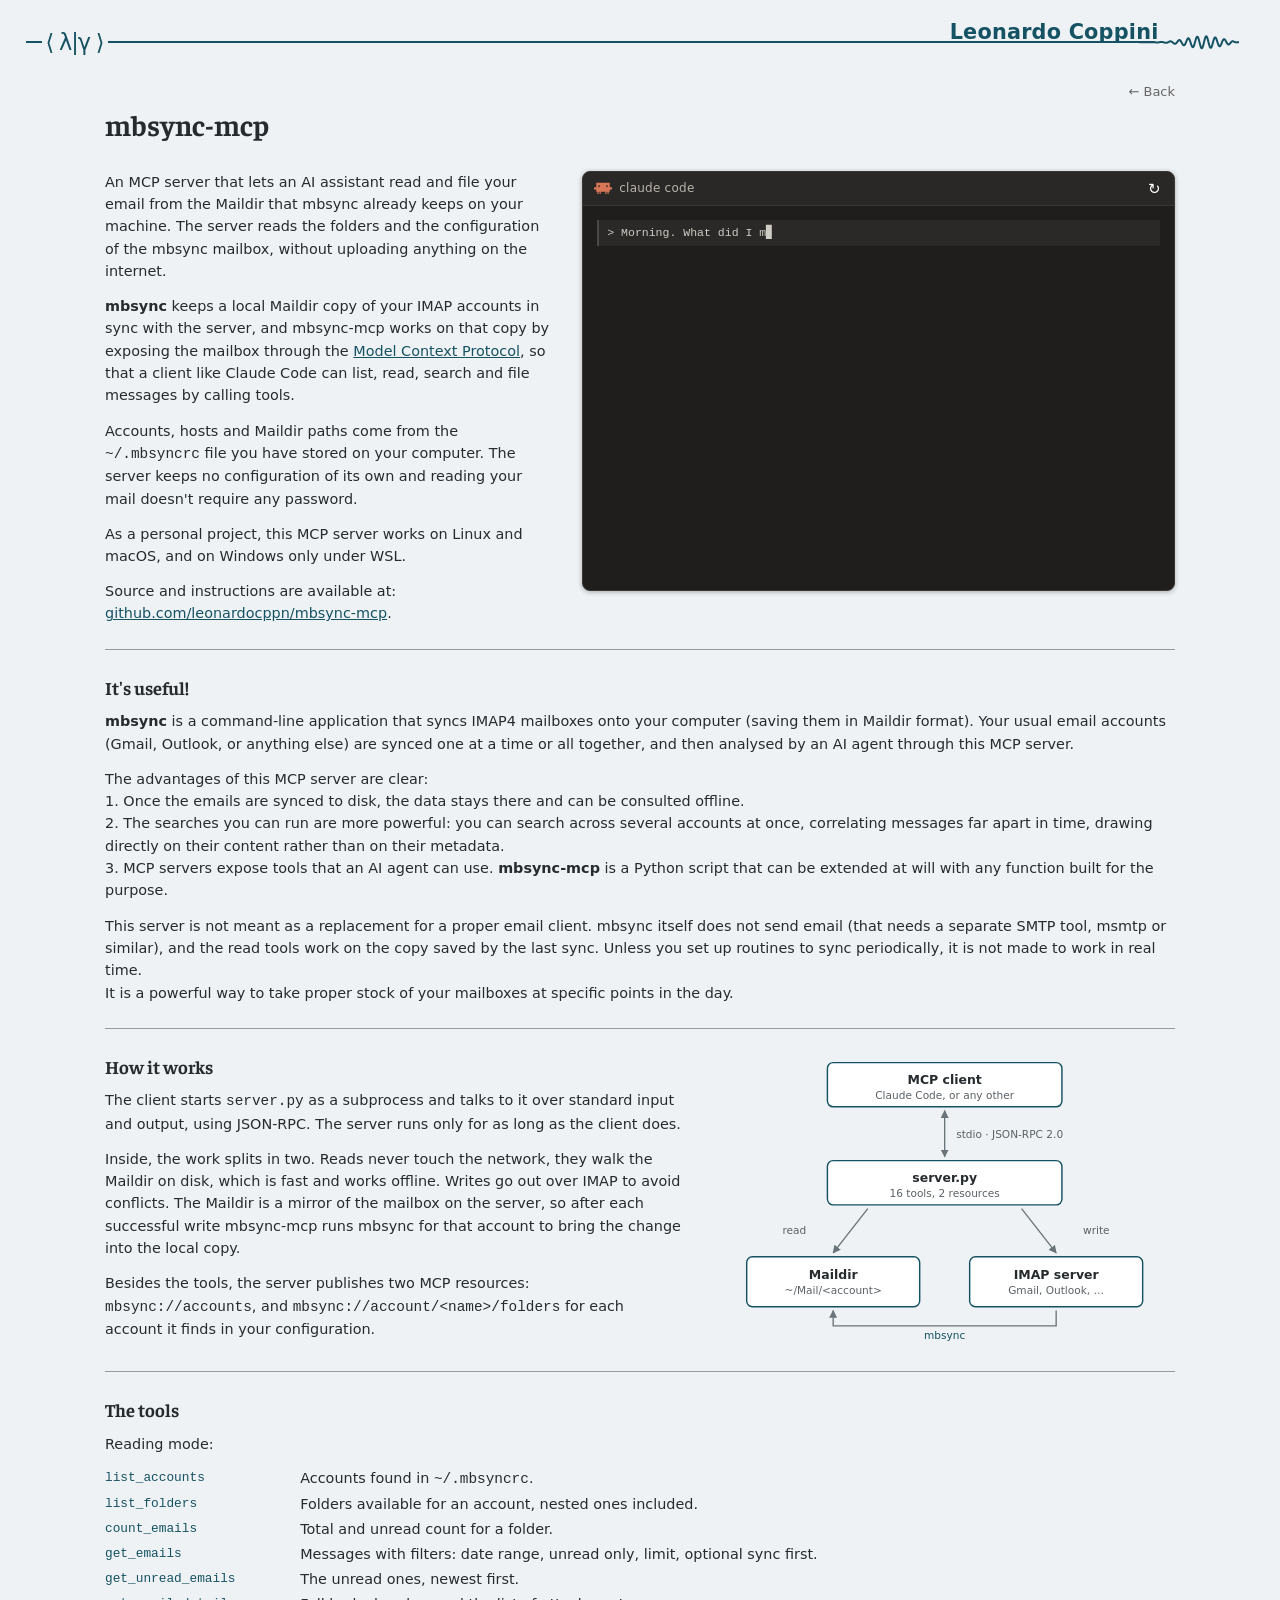
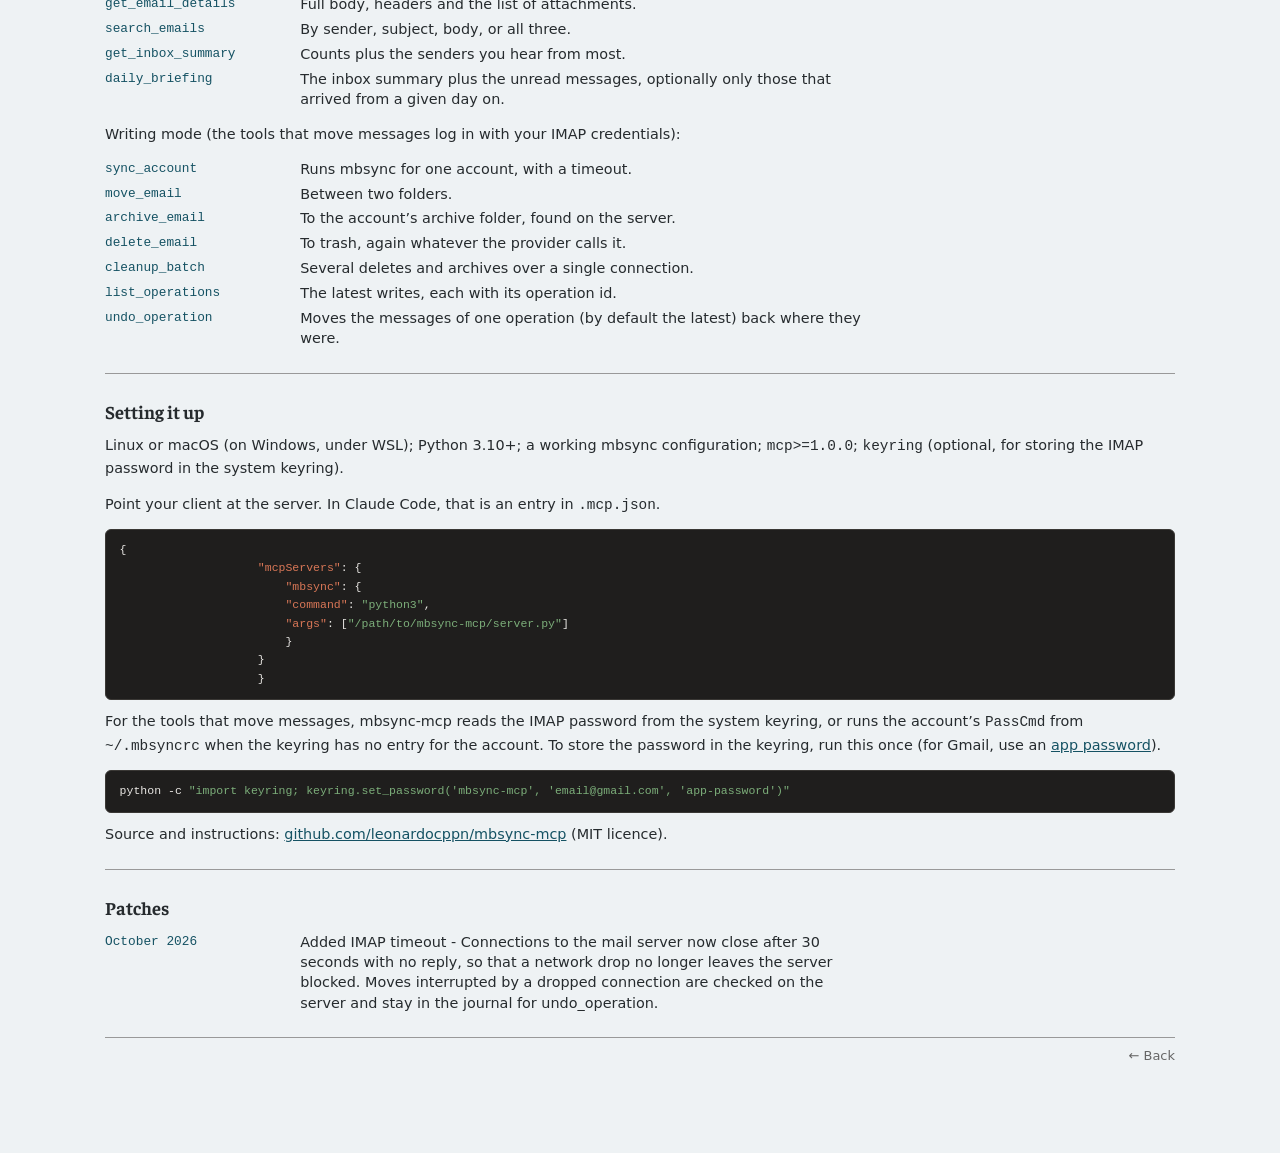
<file: projects/mbsyncmcp.html>
<!DOCTYPE html>
<html lang="en">
<head>
    <meta charset="UTF-8">
    <meta name="viewport" content="width=device-width, initial-scale=1.0">
    <link rel="icon" type="image/x-icon" href="../assets/lc.ico">
    <link rel="stylesheet" href="../css/ciessesse.css">
    <style>
        .align-items-center {
        align-items: center !important;
        }

        .cv-name {
            font-family: 'Faustina', serif;
            font-size: 1.8rem;
            font-weight: 700;
            margin-bottom: 0.3rem;
        }


        /* Riga a due colonne 50/50: sotto i 768px la seconda colonna va sotto la prima */
        .proj-row {
            display: grid;
            /* proporzione della singola riga: style="--cols: 5fr 4fr" */
            grid-template-columns: var(--cols, 3fr 4fr);
            gap: 2rem;
            margin: 1.5rem 0;
        }

        .proj-row > .proj-col {
            min-width: 0;
        }

        .proj-img {
            display: block;
            width: 100%;
            height: auto;
            box-shadow: 0 1px 5px rgba(0, 0, 0, 0.3);
        }

        @media (max-width: 767px) {
            .proj-row {
                grid-template-columns: 1fr;
                gap: 1.25rem;
            }
        }


        /* Finestra console simulata */
        .cc-window {
            background: #1f1e1d;
            border: 1px solid #3a3835;
            border-radius: 8px;
            overflow: hidden;
            box-shadow: 0 1px 5px rgba(0, 0, 0, 0.3);
        }

        .cc-titlebar {
            display: flex;
            align-items: center;
            gap: 0.45rem;
            padding: 0.45rem 0.7rem;
            background: #2a2826;
            border-bottom: 1px solid #3a3835;
        }

        .cc-logo {
            width: 18px;
            height: 18px;
            display: block;
        }

        .cc-title {
            color: #b9b5ae;
            font-size: 0.75rem;
            letter-spacing: 0.02em;
        }

        .cc-replay {
            margin-left: auto;
            background: none;
            border: 0;
            padding: 0 2px;
            color: #fff;
            font-size: 0.95rem;
            line-height: 1;
            cursor: pointer;
        }

        .cc-replay:hover {
            color: #d97757;
        }

        .cc-body {
            height: 24rem;
            overflow-y: auto;
            padding: 0.8rem 0.9rem 1.2rem;
            font-family: ui-monospace, SFMono-Regular, Menlo, Consolas, "Liberation Mono", monospace;
            font-size: 0.72rem;
            line-height: 1.55;
            color: #e8e6e3;
            white-space: pre-wrap;
            overflow-wrap: break-word;
        }

        .cc-body::-webkit-scrollbar {
            width: 8px;
        }

        .cc-body::-webkit-scrollbar-thumb {
            background: #3a3835;
            border-radius: 4px;
        }

        .cc-user {
            margin: 0.1rem 0 0.9rem;
            padding: 0.25rem 0.5rem;
            background: #2b2927;
            border-left: 2px solid #4a4744;
            color: #cfcbc5;
        }

        .cc-block {
            margin-bottom: 0.85rem;
        }

        .cc-dot {
            color: #d97757;
        }

        .cc-arg {
            color: #9a9691;
        }

        .cc-res {
            color: #8c8a87;
        }

        .cc-ok {
            color: #7cae7a;
        }

        .cc-dim {
            color: #6f6c68;
        }

        .cc-hl {
            color: #d97757;
        }

        .cc-cursor {
            animation: cc-blink 1s step-end infinite;
        }

        @keyframes cc-blink {
            50% { opacity: 0; }
        }

        @media (prefers-reduced-motion: reduce) {
            .cc-cursor { animation: none; }
        }


        /* Testo della pagina progetto */
        .proj-lead {
            font-size: 1.05rem;
            line-height: 1.5;
            color: #3d454a;
            margin: 0.2rem 0 0;
            max-width: 46rem;
        }

        .proj-h {
            font-family: 'Faustina', serif;
            font-size: 1.15rem;
            font-weight: 700;
            margin: 0 0 0.5rem;
        }

        .proj-col p {
            margin: 0 0 0.8rem;
            line-height: 1.55;
        }

        .proj-col p:last-child {
            margin-bottom: 0;
        }

        /* Blocchi a piena larghezza: misura di lettura limitata,
           stesso stacco verticale delle righe a due colonne. */
        .proj-block {
            margin: 1.5rem 0;
            /*max-width: 42rem;*/
        }

        .proj-block p {
            margin: 0 0 0.8rem;
            line-height: 1.55;
        }

        .proj-block p:last-child {
            margin-bottom: 0;
        }

        /* Dentro una sezione si sta stretti, tra una sezione e l'altra no. */
        .proj-h + .proj-row {
            margin-top: 0.5rem;
        }

        .proj-row + .proj-block {
            margin-top: 1.2rem;
        }

        hr {
            border: 0;
            border-top: 1px solid #999;
            margin: 1.5rem 0;
        }

        .proj-code {
            /*max-width: 42rem;*/
            background: #1f1e1d;
            border: 1px solid #3a3835;
            border-radius: 6px;
            padding: 0.7rem 0.85rem;
            color: #e8e6e3;
            font-family: ui-monospace, SFMono-Regular, Menlo, Consolas, "Liberation Mono", monospace;
            font-size: 0.72rem;
            line-height: 1.6;
            white-space: pre;
            overflow-x: auto;
        }

        .proj-code .c-dim { color: #6f6c68; }
        .proj-code .c-key { color: #d97757; }
        .proj-code .c-ok { color: #7cae7a; }

        .md-name {
            background: #1f1e1d;
            border-radius: 6px;
            padding: 0.9rem 0.85rem;
            color: #e8e6e3;
            font-family: ui-monospace, SFMono-Regular, Menlo, Consolas, "Liberation Mono", monospace;
            font-size: 0.78rem;
            overflow-x: auto;
        }

        .md-name .flag {
            color: #d97757;
            font-weight: 700;
        }

        .md-name .dim {
            color: #6f6c68;
        }

        .md-legend {
            margin-top: 0.7rem;
            font-size: 0.8rem;
            color: #5a6166;
            line-height: 1.5;
        }

        .md-legend code {
            font-size: 0.95em;
            color: #262b2e;
        }

        .tool-grid {
            display: grid;
            grid-template-columns: 11rem 1fr;
            gap: 0.3rem 1.2rem;
            margin-top: 0.6rem;
            max-width: 48rem;
        }

        .tool-grid dt {
            font-family: ui-monospace, SFMono-Regular, Menlo, Consolas, "Liberation Mono", monospace;
            font-size: 0.8rem;
            color: #155263;
            grid-column: 1;
        }

        .tool-grid dd {
            margin: 0;
            grid-column: 2;
            line-height: 1.4;
        }

        .proj-note {
            font-size: 0.85rem;
            color: #5a6166;
        }

        @media (max-width: 767px) {
            .tool-grid {
                grid-template-columns: 1fr;
                gap: 0 0;
            }
            .tool-grid dt { grid-column: 1; margin-top: 0.6rem; }
            .tool-grid dd { grid-column: 1; }
        }

    </style>
    <title>Leonardo Coppini</title>
</head>
<body>
    <header class="navbar navbar-static-top bs-docs-nav site-header" id="top">
        <div class="header-flat-line" aria-hidden="true"></div>
        <span class="psi-mark">&#10216; &#955;|&#947; &#10217;</span>
        <span class="wave-packet-slot">
                <svg class="wave-packet" viewBox="0 0 100 28" aria-hidden="true">
                    <path d="M 0.0,14.006 L 0.05,14.006 L 0.1,14.006 L 0.15,14.006 L 0.2,14.006 L 0.25,14.006 L 0.3,14.006 L 0.35,14.006 L 0.4,14.006 L 0.45,14.006 L 0.5,14.006 L 0.55,14.006 L 0.6,14.006 L 0.65,14.006 L 0.7,14.006 L 0.75,14.005 L 0.8,14.005 L 0.85,14.005 L 0.9,14.005 L 0.95,14.005 L 1.0,14.005 L 1.05,14.005 L 1.1,14.004 L 1.15,14.004 L 1.2,14.004 L 1.25,14.004 L 1.3,14.004 L 1.35,14.004 L 1.4,14.003 L 1.45,14.003 L 1.5,14.003 L 1.55,14.003 L 1.6,14.002 L 1.65,14.002 L 1.7,14.002 L 1.75,14.002 L 1.8,14.001 L 1.85,14.001 L 1.9,14.001 L 1.95,14.0 L 2.0,14.0 L 2.05,14.0 L 2.1,13.999 L 2.15,13.999 L 2.2,13.999 L 2.25,13.998 L 2.3,13.998 L 2.35,13.998 L 2.4,13.997 L 2.45,13.997 L 2.5,13.997 L 2.55,13.996 L 2.6,13.996 L 2.65,13.995 L 2.7,13.995 L 2.75,13.995 L 2.8,13.994 L 2.85,13.994 L 2.9,13.993 L 2.95,13.993 L 3.0,13.993 L 3.05,13.992 L 3.1,13.992 L 3.15,13.992 L 3.2,13.991 L 3.25,13.991 L 3.3,13.991 L 3.35,13.99 L 3.4,13.99 L 3.45,13.99 L 3.5,13.989 L 3.55,13.989 L 3.6,13.989 L 3.65,13.988 L 3.7,13.988 L 3.75,13.988 L 3.8,13.987 L 3.85,13.987 L 3.9,13.987 L 3.95,13.987 L 4.0,13.986 L 4.05,13.986 L 4.1,13.986 L 4.15,13.986 L 4.2,13.986 L 4.25,13.986 L 4.3,13.985 L 4.35,13.985 L 4.4,13.985 L 4.45,13.985 L 4.5,13.985 L 4.55,13.985 L 4.6,13.985 L 4.65,13.985 L 4.7,13.985 L 4.75,13.985 L 4.8,13.985 L 4.85,13.985 L 4.9,13.985 L 4.95,13.985 L 5.0,13.985 L 5.05,13.986 L 5.1,13.986 L 5.15,13.986 L 5.2,13.986 L 5.25,13.986 L 5.3,13.987 L 5.35,13.987 L 5.4,13.987 L 5.45,13.988 L 5.5,13.988 L 5.55,13.988 L 5.6,13.989 L 5.65,13.989 L 5.7,13.99 L 5.75,13.99 L 5.8,13.991 L 5.85,13.991 L 5.9,13.992 L 5.95,13.992 L 6.0,13.993 L 6.05,13.994 L 6.1,13.994 L 6.15,13.995 L 6.2,13.996 L 6.25,13.996 L 6.3,13.997 L 6.35,13.998 L 6.4,13.998 L 6.45,13.999 L 6.5,14.0 L 6.55,14.001 L 6.6,14.002 L 6.65,14.002 L 6.7,14.003 L 6.75,14.004 L 6.8,14.005 L 6.85,14.006 L 6.9,14.007 L 6.95,14.008 L 7.0,14.008 L 7.05,14.009 L 7.1,14.01 L 7.15,14.011 L 7.2,14.012 L 7.25,14.013 L 7.3,14.014 L 7.35,14.015 L 7.4,14.016 L 7.45,14.017 L 7.5,14.017 L 7.55,14.018 L 7.6,14.019 L 7.65,14.02 L 7.7,14.021 L 7.75,14.022 L 7.8,14.023 L 7.85,14.023 L 7.9,14.024 L 7.95,14.025 L 8.0,14.026 L 8.05,14.027 L 8.1,14.027 L 8.15,14.028 L 8.2,14.029 L 8.25,14.029 L 8.3,14.03 L 8.35,14.031 L 8.4,14.031 L 8.45,14.032 L 8.5,14.032 L 8.55,14.033 L 8.6,14.033 L 8.65,14.034 L 8.7,14.034 L 8.75,14.034 L 8.8,14.035 L 8.85,14.035 L 8.9,14.035 L 8.95,14.035 L 9.0,14.035 L 9.05,14.035 L 9.1,14.035 L 9.15,14.035 L 9.2,14.035 L 9.25,14.035 L 9.3,14.035 L 9.35,14.035 L 9.4,14.035 L 9.45,14.034 L 9.5,14.034 L 9.55,14.034 L 9.6,14.033 L 9.65,14.033 L 9.7,14.032 L 9.75,14.031 L 9.8,14.031 L 9.85,14.03 L 9.9,14.029 L 9.95,14.029 L 10.0,14.028 L 10.05,14.027 L 10.1,14.026 L 10.15,14.025 L 10.2,14.024 L 10.25,14.022 L 10.3,14.021 L 10.35,14.02 L 10.4,14.019 L 10.45,14.017 L 10.5,14.016 L 10.55,14.015 L 10.6,14.013 L 10.65,14.012 L 10.7,14.01 L 10.75,14.009 L 10.8,14.007 L 10.85,14.005 L 10.9,14.004 L 10.95,14.002 L 11.0,14.0 L 11.05,13.998 L 11.1,13.996 L 11.15,13.994 L 11.2,13.993 L 11.25,13.991 L 11.3,13.989 L 11.35,13.987 L 11.4,13.985 L 11.45,13.983 L 11.5,13.981 L 11.55,13.979 L 11.6,13.977 L 11.65,13.975 L 11.7,13.973 L 11.75,13.971 L 11.8,13.969 L 11.85,13.967 L 11.9,13.965 L 11.95,13.963 L 12.0,13.961 L 12.05,13.959 L 12.1,13.957 L 12.15,13.955 L 12.2,13.953 L 12.25,13.951 L 12.3,13.949 L 12.35,13.947 L 12.4,13.946 L 12.45,13.944 L 12.5,13.942 L 12.55,13.941 L 12.6,13.939 L 12.65,13.938 L 12.7,13.936 L 12.75,13.935 L 12.8,13.933 L 12.85,13.932 L 12.9,13.931 L 12.95,13.93 L 13.0,13.929 L 13.05,13.928 L 13.1,13.927 L 13.15,13.926 L 13.2,13.925 L 13.25,13.924 L 13.3,13.924 L 13.35,13.923 L 13.4,13.923 L 13.45,13.922 L 13.5,13.922 L 13.55,13.922 L 13.6,13.922 L 13.65,13.922 L 13.7,13.922 L 13.75,13.923 L 13.8,13.923 L 13.85,13.923 L 13.9,13.924 L 13.95,13.925 L 14.0,13.926 L 14.05,13.927 L 14.1,13.928 L 14.15,13.929 L 14.2,13.93 L 14.25,13.931 L 14.3,13.933 L 14.35,13.935 L 14.4,13.936 L 14.45,13.938 L 14.5,13.94 L 14.55,13.942 L 14.6,13.944 L 14.65,13.947 L 14.7,13.949 L 14.75,13.951 L 14.8,13.954 L 14.85,13.957 L 14.9,13.959 L 14.95,13.962 L 15.0,13.965 L 15.05,13.968 L 15.1,13.972 L 15.15,13.975 L 15.2,13.978 L 15.25,13.982 L 15.3,13.985 L 15.35,13.989 L 15.4,13.992 L 15.45,13.996 L 15.5,14.0 L 15.55,14.004 L 15.6,14.008 L 15.65,14.012 L 15.7,14.016 L 15.75,14.02 L 15.8,14.024 L 15.85,14.028 L 15.9,14.032 L 15.95,14.036 L 16.0,14.041 L 16.05,14.045 L 16.1,14.049 L 16.15,14.053 L 16.2,14.058 L 16.25,14.062 L 16.3,14.066 L 16.35,14.07 L 16.4,14.075 L 16.45,14.079 L 16.5,14.083 L 16.55,14.087 L 16.6,14.091 L 16.65,14.095 L 16.7,14.099 L 16.75,14.103 L 16.8,14.107 L 16.85,14.11 L 16.9,14.114 L 16.95,14.117 L 17.0,14.121 L 17.05,14.124 L 17.1,14.127 L 17.15,14.13 L 17.2,14.133 L 17.25,14.136 L 17.3,14.139 L 17.35,14.142 L 17.4,14.144 L 17.45,14.146 L 17.5,14.148 L 17.55,14.15 L 17.6,14.152 L 17.65,14.154 L 17.7,14.155 L 17.75,14.157 L 17.8,14.158 L 17.85,14.159 L 17.9,14.16 L 17.95,14.16 L 18.0,14.16 L 18.05,14.161 L 18.1,14.16 L 18.15,14.16 L 18.2,14.16 L 18.25,14.159 L 18.3,14.158 L 18.35,14.157 L 18.4,14.156 L 18.45,14.154 L 18.5,14.152 L 18.55,14.15 L 18.6,14.148 L 18.65,14.145 L 18.7,14.143 L 18.75,14.14 L 18.8,14.137 L 18.85,14.133 L 18.9,14.13 L 18.95,14.126 L 19.0,14.122 L 19.05,14.118 L 19.1,14.113 L 19.15,14.108 L 19.2,14.104 L 19.25,14.098 L 19.3,14.093 L 19.35,14.088 L 19.4,14.082 L 19.45,14.076 L 19.5,14.07 L 19.55,14.064 L 19.6,14.057 L 19.65,14.051 L 19.7,14.044 L 19.75,14.037 L 19.8,14.03 L 19.85,14.022 L 19.9,14.015 L 19.95,14.008 L 20.0,14.0 L 20.05,13.992 L 20.1,13.984 L 20.15,13.976 L 20.2,13.968 L 20.25,13.96 L 20.3,13.952 L 20.35,13.944 L 20.4,13.936 L 20.45,13.927 L 20.5,13.919 L 20.55,13.911 L 20.6,13.902 L 20.65,13.894 L 20.7,13.886 L 20.75,13.877 L 20.8,13.869 L 20.85,13.861 L 20.9,13.853 L 20.95,13.845 L 21.0,13.837 L 21.05,13.829 L 21.1,13.821 L 21.15,13.813 L 21.2,13.805 L 21.25,13.798 L 21.3,13.791 L 21.35,13.784 L 21.4,13.777 L 21.45,13.77 L 21.5,13.763 L 21.55,13.757 L 21.6,13.751 L 21.65,13.745 L 21.7,13.739 L 21.75,13.734 L 21.8,13.729 L 21.85,13.724 L 21.9,13.72 L 21.95,13.715 L 22.0,13.711 L 22.05,13.708 L 22.1,13.704 L 22.15,13.701 L 22.2,13.699 L 22.25,13.696 L 22.3,13.694 L 22.35,13.693 L 22.4,13.692 L 22.45,13.691 L 22.5,13.69 L 22.55,13.69 L 22.6,13.691 L 22.65,13.691 L 22.7,13.693 L 22.75,13.694 L 22.8,13.696 L 22.85,13.699 L 22.9,13.701 L 22.95,13.705 L 23.0,13.708 L 23.05,13.712 L 23.1,13.717 L 23.15,13.722 L 23.2,13.727 L 23.25,13.733 L 23.3,13.739 L 23.35,13.746 L 23.4,13.753 L 23.45,13.76 L 23.5,13.768 L 23.55,13.777 L 23.6,13.785 L 23.65,13.794 L 23.7,13.804 L 23.75,13.814 L 23.8,13.824 L 23.85,13.834 L 23.9,13.845 L 23.95,13.856 L 24.0,13.868 L 24.05,13.88 L 24.1,13.892 L 24.15,13.905 L 24.2,13.918 L 24.25,13.931 L 24.3,13.944 L 24.35,13.958 L 24.4,13.972 L 24.45,13.986 L 24.5,14.0 L 24.55,14.014 L 24.6,14.029 L 24.65,14.044 L 24.7,14.059 L 24.75,14.074 L 24.8,14.089 L 24.85,14.104 L 24.9,14.12 L 24.95,14.135 L 25.0,14.151 L 25.05,14.166 L 25.1,14.181 L 25.15,14.197 L 25.2,14.212 L 25.25,14.227 L 25.3,14.243 L 25.35,14.258 L 25.4,14.273 L 25.45,14.287 L 25.5,14.302 L 25.55,14.316 L 25.6,14.331 L 25.65,14.344 L 25.7,14.358 L 25.75,14.372 L 25.8,14.385 L 25.85,14.397 L 25.9,14.41 L 25.95,14.422 L 26.0,14.434 L 26.05,14.445 L 26.1,14.456 L 26.15,14.466 L 26.2,14.476 L 26.25,14.486 L 26.3,14.495 L 26.35,14.503 L 26.4,14.511 L 26.45,14.519 L 26.5,14.525 L 26.55,14.532 L 26.6,14.537 L 26.65,14.542 L 26.7,14.547 L 26.75,14.551 L 26.8,14.554 L 26.85,14.556 L 26.9,14.558 L 26.95,14.559 L 27.0,14.559 L 27.05,14.559 L 27.1,14.558 L 27.15,14.556 L 27.2,14.554 L 27.25,14.55 L 27.3,14.546 L 27.35,14.542 L 27.4,14.536 L 27.45,14.53 L 27.5,14.523 L 27.55,14.515 L 27.6,14.507 L 27.65,14.498 L 27.7,14.488 L 27.75,14.477 L 27.8,14.466 L 27.85,14.453 L 27.9,14.441 L 27.95,14.427 L 28.0,14.413 L 28.05,14.398 L 28.1,14.382 L 28.15,14.365 L 28.2,14.348 L 28.25,14.331 L 28.3,14.312 L 28.35,14.293 L 28.4,14.274 L 28.45,14.254 L 28.5,14.233 L 28.55,14.212 L 28.6,14.19 L 28.65,14.168 L 28.7,14.145 L 28.75,14.122 L 28.8,14.098 L 28.85,14.074 L 28.9,14.05 L 28.95,14.025 L 29.0,14.0 L 29.05,13.975 L 29.1,13.949 L 29.15,13.923 L 29.2,13.897 L 29.25,13.871 L 29.3,13.844 L 29.35,13.818 L 29.4,13.791 L 29.45,13.764 L 29.5,13.738 L 29.55,13.711 L 29.6,13.685 L 29.65,13.658 L 29.7,13.632 L 29.75,13.605 L 29.8,13.579 L 29.85,13.554 L 29.9,13.528 L 29.95,13.503 L 30.0,13.478 L 30.05,13.454 L 30.1,13.429 L 30.15,13.406 L 30.2,13.383 L 30.25,13.36 L 30.3,13.338 L 30.35,13.316 L 30.4,13.296 L 30.45,13.275 L 30.5,13.256 L 30.55,13.237 L 30.6,13.219 L 30.65,13.202 L 30.7,13.185 L 30.75,13.169 L 30.8,13.155 L 30.85,13.141 L 30.9,13.128 L 30.95,13.116 L 31.0,13.105 L 31.05,13.095 L 31.1,13.086 L 31.15,13.078 L 31.2,13.071 L 31.25,13.066 L 31.3,13.061 L 31.35,13.058 L 31.4,13.055 L 31.45,13.054 L 31.5,13.054 L 31.55,13.056 L 31.6,13.058 L 31.65,13.062 L 31.7,13.067 L 31.75,13.073 L 31.8,13.08 L 31.85,13.089 L 31.9,13.098 L 31.95,13.11 L 32.0,13.122 L 32.05,13.136 L 32.1,13.15 L 32.15,13.166 L 32.2,13.184 L 32.25,13.202 L 32.3,13.222 L 32.35,13.243 L 32.4,13.265 L 32.45,13.288 L 32.5,13.312 L 32.55,13.338 L 32.6,13.365 L 32.65,13.392 L 32.7,13.421 L 32.75,13.451 L 32.8,13.482 L 32.85,13.513 L 32.9,13.546 L 32.95,13.58 L 33.0,13.614 L 33.05,13.65 L 33.1,13.686 L 33.15,13.723 L 33.2,13.761 L 33.25,13.799 L 33.3,13.838 L 33.35,13.878 L 33.4,13.918 L 33.45,13.959 L 33.5,14.0 L 33.55,14.042 L 33.6,14.084 L 33.65,14.126 L 33.7,14.169 L 33.75,14.212 L 33.8,14.255 L 33.85,14.298 L 33.9,14.341 L 33.95,14.384 L 34.0,14.427 L 34.05,14.47 L 34.1,14.513 L 34.15,14.556 L 34.2,14.599 L 34.25,14.641 L 34.3,14.682 L 34.35,14.724 L 34.4,14.765 L 34.45,14.805 L 34.5,14.845 L 34.55,14.884 L 34.6,14.922 L 34.65,14.959 L 34.7,14.996 L 34.75,15.032 L 34.8,15.067 L 34.85,15.1 L 34.9,15.133 L 34.95,15.165 L 35.0,15.195 L 35.05,15.225 L 35.1,15.253 L 35.15,15.28 L 35.2,15.305 L 35.25,15.329 L 35.3,15.352 L 35.35,15.373 L 35.4,15.393 L 35.45,15.411 L 35.5,15.427 L 35.55,15.442 L 35.6,15.455 L 35.65,15.467 L 35.7,15.476 L 35.75,15.484 L 35.8,15.49 L 35.85,15.495 L 35.9,15.497 L 35.95,15.498 L 36.0,15.497 L 36.05,15.494 L 36.1,15.489 L 36.15,15.482 L 36.2,15.473 L 36.25,15.462 L 36.3,15.45 L 36.35,15.435 L 36.4,15.419 L 36.45,15.4 L 36.5,15.38 L 36.55,15.357 L 36.6,15.333 L 36.65,15.307 L 36.7,15.279 L 36.75,15.249 L 36.8,15.217 L 36.85,15.184 L 36.9,15.148 L 36.95,15.111 L 37.0,15.072 L 37.05,15.032 L 37.1,14.99 L 37.15,14.946 L 37.2,14.9 L 37.25,14.853 L 37.3,14.805 L 37.35,14.755 L 37.4,14.704 L 37.45,14.651 L 37.5,14.597 L 37.55,14.542 L 37.6,14.485 L 37.65,14.428 L 37.7,14.369 L 37.75,14.31 L 37.8,14.25 L 37.85,14.188 L 37.9,14.126 L 37.95,14.063 L 38.0,14.0 L 38.05,13.936 L 38.1,13.872 L 38.15,13.807 L 38.2,13.742 L 38.25,13.676 L 38.3,13.61 L 38.35,13.545 L 38.4,13.479 L 38.45,13.413 L 38.5,13.348 L 38.55,13.283 L 38.6,13.218 L 38.65,13.153 L 38.7,13.089 L 38.75,13.026 L 38.8,12.963 L 38.85,12.901 L 38.9,12.84 L 38.95,12.78 L 39.0,12.721 L 39.05,12.663 L 39.1,12.606 L 39.15,12.55 L 39.2,12.496 L 39.25,12.443 L 39.3,12.392 L 39.35,12.342 L 39.4,12.294 L 39.45,12.247 L 39.5,12.203 L 39.55,12.16 L 39.6,12.119 L 39.65,12.08 L 39.7,12.044 L 39.75,12.009 L 39.8,11.977 L 39.85,11.946 L 39.9,11.919 L 39.95,11.893 L 40.0,11.87 L 40.05,11.85 L 40.1,11.832 L 40.15,11.816 L 40.2,11.803 L 40.25,11.793 L 40.3,11.785 L 40.35,11.78 L 40.4,11.778 L 40.45,11.779 L 40.5,11.782 L 40.55,11.789 L 40.6,11.798 L 40.65,11.809 L 40.7,11.824 L 40.75,11.841 L 40.8,11.862 L 40.85,11.885 L 40.9,11.911 L 40.95,11.94 L 41.0,11.971 L 41.05,12.005 L 41.1,12.042 L 41.15,12.082 L 41.2,12.125 L 41.25,12.17 L 41.3,12.218 L 41.35,12.268 L 41.4,12.321 L 41.45,12.377 L 41.5,12.435 L 41.55,12.495 L 41.6,12.557 L 41.65,12.622 L 41.7,12.69 L 41.75,12.759 L 41.8,12.83 L 41.85,12.904 L 41.9,12.979 L 41.95,13.056 L 42.0,13.135 L 42.05,13.215 L 42.1,13.297 L 42.15,13.381 L 42.2,13.466 L 42.25,13.552 L 42.3,13.64 L 42.35,13.729 L 42.4,13.818 L 42.45,13.909 L 42.5,14.0 L 42.55,14.092 L 42.6,14.184 L 42.65,14.277 L 42.7,14.371 L 42.75,14.464 L 42.8,14.558 L 42.85,14.652 L 42.9,14.745 L 42.95,14.838 L 43.0,14.931 L 43.05,15.024 L 43.1,15.115 L 43.15,15.206 L 43.2,15.297 L 43.25,15.386 L 43.3,15.474 L 43.35,15.561 L 43.4,15.646 L 43.45,15.731 L 43.5,15.813 L 43.55,15.894 L 43.6,15.973 L 43.65,16.051 L 43.7,16.126 L 43.75,16.199 L 43.8,16.27 L 43.85,16.338 L 43.9,16.405 L 43.95,16.468 L 44.0,16.529 L 44.05,16.588 L 44.1,16.643 L 44.15,16.696 L 44.2,16.745 L 44.25,16.792 L 44.3,16.835 L 44.35,16.875 L 44.4,16.912 L 44.45,16.945 L 44.5,16.975 L 44.55,17.002 L 44.6,17.025 L 44.65,17.044 L 44.7,17.06 L 44.75,17.072 L 44.8,17.08 L 44.85,17.085 L 44.9,17.085 L 44.95,17.082 L 45.0,17.075 L 45.05,17.064 L 45.1,17.05 L 45.15,17.031 L 45.2,17.009 L 45.25,16.982 L 45.3,16.952 L 45.35,16.918 L 45.4,16.88 L 45.45,16.838 L 45.5,16.793 L 45.55,16.744 L 45.6,16.691 L 45.65,16.634 L 45.7,16.574 L 45.75,16.51 L 45.8,16.443 L 45.85,16.372 L 45.9,16.297 L 45.95,16.22 L 46.0,16.139 L 46.05,16.055 L 46.1,15.968 L 46.15,15.878 L 46.2,15.785 L 46.25,15.69 L 46.3,15.592 L 46.35,15.491 L 46.4,15.387 L 46.45,15.282 L 46.5,15.174 L 46.55,15.064 L 46.6,14.952 L 46.65,14.838 L 46.7,14.722 L 46.75,14.605 L 46.8,14.486 L 46.85,14.366 L 46.9,14.245 L 46.95,14.123 L 47.0,14.0 L 47.05,13.876 L 47.1,13.752 L 47.15,13.627 L 47.2,13.502 L 47.25,13.377 L 47.3,13.252 L 47.35,13.127 L 47.4,13.003 L 47.45,12.879 L 47.5,12.755 L 47.55,12.633 L 47.6,12.511 L 47.65,12.391 L 47.7,12.272 L 47.75,12.154 L 47.8,12.038 L 47.85,11.924 L 47.9,11.812 L 47.95,11.702 L 48.0,11.594 L 48.05,11.488 L 48.1,11.385 L 48.15,11.285 L 48.2,11.187 L 48.25,11.093 L 48.3,11.001 L 48.35,10.913 L 48.4,10.828 L 48.45,10.746 L 48.5,10.668 L 48.55,10.594 L 48.6,10.524 L 48.65,10.457 L 48.7,10.395 L 48.75,10.336 L 48.8,10.282 L 48.85,10.232 L 48.9,10.187 L 48.95,10.146 L 49.0,10.11 L 49.05,10.078 L 49.1,10.051 L 49.15,10.028 L 49.2,10.011 L 49.25,9.998 L 49.3,9.99 L 49.35,9.987 L 49.4,9.989 L 49.45,9.996 L 49.5,10.008 L 49.55,10.025 L 49.6,10.047 L 49.65,10.074 L 49.7,10.106 L 49.75,10.143 L 49.8,10.185 L 49.85,10.232 L 49.9,10.283 L 49.95,10.34 L 50.0,10.401 L 50.05,10.467 L 50.1,10.538 L 50.15,10.614 L 50.2,10.693 L 50.25,10.778 L 50.3,10.867 L 50.35,10.96 L 50.4,11.057 L 50.45,11.158 L 50.5,11.264 L 50.55,11.373 L 50.6,11.486 L 50.65,11.603 L 50.7,11.723 L 50.75,11.847 L 50.8,11.973 L 50.85,12.103 L 50.9,12.236 L 50.95,12.372 L 51.0,12.51 L 51.05,12.651 L 51.1,12.794 L 51.15,12.939 L 51.2,13.086 L 51.25,13.235 L 51.3,13.385 L 51.35,13.537 L 51.4,13.691 L 51.45,13.845 L 51.5,14.0 L 51.55,14.156 L 51.6,14.312 L 51.65,14.469 L 51.7,14.626 L 51.75,14.782 L 51.8,14.939 L 51.85,15.094 L 51.9,15.25 L 51.95,15.404 L 52.0,15.557 L 52.05,15.709 L 52.1,15.86 L 52.15,16.009 L 52.2,16.156 L 52.25,16.301 L 52.3,16.443 L 52.35,16.584 L 52.4,16.721 L 52.45,16.856 L 52.5,16.988 L 52.55,17.117 L 52.6,17.243 L 52.65,17.365 L 52.7,17.483 L 52.75,17.598 L 52.8,17.708 L 52.85,17.814 L 52.9,17.917 L 52.95,18.014 L 53.0,18.108 L 53.05,18.196 L 53.1,18.28 L 53.15,18.358 L 53.2,18.432 L 53.25,18.5 L 53.3,18.563 L 53.35,18.621 L 53.4,18.674 L 53.45,18.72 L 53.5,18.761 L 53.55,18.797 L 53.6,18.826 L 53.65,18.85 L 53.7,18.868 L 53.75,18.88 L 53.8,18.886 L 53.85,18.886 L 53.9,18.88 L 53.95,18.868 L 54.0,18.85 L 54.05,18.825 L 54.1,18.795 L 54.15,18.759 L 54.2,18.717 L 54.25,18.669 L 54.3,18.615 L 54.35,18.555 L 54.4,18.489 L 54.45,18.417 L 54.5,18.34 L 54.55,18.257 L 54.6,18.169 L 54.65,18.075 L 54.7,17.976 L 54.75,17.872 L 54.8,17.762 L 54.85,17.648 L 54.9,17.529 L 54.95,17.404 L 55.0,17.276 L 55.05,17.143 L 55.1,17.005 L 55.15,16.864 L 55.2,16.718 L 55.25,16.569 L 55.3,16.416 L 55.35,16.259 L 55.4,16.1 L 55.45,15.937 L 55.5,15.771 L 55.55,15.603 L 55.6,15.432 L 55.65,15.258 L 55.7,15.083 L 55.75,14.906 L 55.8,14.727 L 55.85,14.547 L 55.9,14.366 L 55.95,14.183 L 56.0,14.0 L 56.05,13.816 L 56.1,13.632 L 56.15,13.448 L 56.2,13.264 L 56.25,13.081 L 56.3,12.898 L 56.35,12.715 L 56.4,12.534 L 56.45,12.354 L 56.5,12.176 L 56.55,12.0 L 56.6,11.825 L 56.65,11.653 L 56.7,11.483 L 56.75,11.316 L 56.8,11.151 L 56.85,10.99 L 56.9,10.832 L 56.95,10.677 L 57.0,10.526 L 57.05,10.379 L 57.1,10.236 L 57.15,10.097 L 57.2,9.963 L 57.25,9.833 L 57.3,9.708 L 57.35,9.588 L 57.4,9.473 L 57.45,9.364 L 57.5,9.26 L 57.55,9.161 L 57.6,9.068 L 57.65,8.981 L 57.7,8.9 L 57.75,8.826 L 57.8,8.757 L 57.85,8.694 L 57.9,8.638 L 57.95,8.589 L 58.0,8.545 L 58.05,8.509 L 58.1,8.479 L 58.15,8.456 L 58.2,8.44 L 58.25,8.43 L 58.3,8.427 L 58.35,8.432 L 58.4,8.443 L 58.45,8.46 L 58.5,8.485 L 58.55,8.517 L 58.6,8.555 L 58.65,8.6 L 58.7,8.652 L 58.75,8.71 L 58.8,8.775 L 58.85,8.847 L 58.9,8.925 L 58.95,9.01 L 59.0,9.1 L 59.05,9.197 L 59.1,9.301 L 59.15,9.41 L 59.2,9.525 L 59.25,9.645 L 59.3,9.771 L 59.35,9.903 L 59.4,10.04 L 59.45,10.182 L 59.5,10.329 L 59.55,10.481 L 59.6,10.637 L 59.65,10.798 L 59.7,10.963 L 59.75,11.132 L 59.8,11.305 L 59.85,11.481 L 59.9,11.661 L 59.95,11.844 L 60.0,12.03 L 60.05,12.219 L 60.1,12.41 L 60.15,12.603 L 60.2,12.799 L 60.25,12.996 L 60.3,13.195 L 60.35,13.395 L 60.4,13.596 L 60.45,13.798 L 60.5,14.0 L 60.55,14.203 L 60.6,14.406 L 60.65,14.608 L 60.7,14.81 L 60.75,15.012 L 60.8,15.212 L 60.85,15.411 L 60.9,15.609 L 60.95,15.805 L 61.0,15.999 L 61.05,16.191 L 61.1,16.381 L 61.15,16.567 L 61.2,16.751 L 61.25,16.932 L 61.3,17.109 L 61.35,17.283 L 61.4,17.453 L 61.45,17.619 L 61.5,17.78 L 61.55,17.938 L 61.6,18.09 L 61.65,18.238 L 61.7,18.38 L 61.75,18.518 L 61.8,18.65 L 61.85,18.776 L 61.9,18.897 L 61.95,19.012 L 62.0,19.12 L 62.05,19.223 L 62.1,19.319 L 62.15,19.409 L 62.2,19.492 L 62.25,19.569 L 62.3,19.639 L 62.35,19.702 L 62.4,19.758 L 62.45,19.807 L 62.5,19.849 L 62.55,19.884 L 62.6,19.911 L 62.65,19.932 L 62.7,19.945 L 62.75,19.951 L 62.8,19.949 L 62.85,19.94 L 62.9,19.924 L 62.95,19.901 L 63.0,19.87 L 63.05,19.833 L 63.1,19.788 L 63.15,19.735 L 63.2,19.676 L 63.25,19.61 L 63.3,19.537 L 63.35,19.457 L 63.4,19.37 L 63.45,19.277 L 63.5,19.177 L 63.55,19.071 L 63.6,18.958 L 63.65,18.84 L 63.7,18.715 L 63.75,18.585 L 63.8,18.448 L 63.85,18.307 L 63.9,18.16 L 63.95,18.008 L 64.0,17.85 L 64.05,17.689 L 64.1,17.522 L 64.15,17.351 L 64.2,17.176 L 64.25,16.997 L 64.3,16.815 L 64.35,16.628 L 64.4,16.439 L 64.45,16.247 L 64.5,16.051 L 64.55,15.853 L 64.6,15.653 L 64.65,15.451 L 64.7,15.247 L 64.75,15.042 L 64.8,14.835 L 64.85,14.627 L 64.9,14.419 L 64.95,14.209 L 65.0,14.0 L 65.05,13.791 L 65.1,13.581 L 65.15,13.373 L 65.2,13.165 L 65.25,12.958 L 65.3,12.753 L 65.35,12.549 L 65.4,12.347 L 65.45,12.147 L 65.5,11.949 L 65.55,11.753 L 65.6,11.561 L 65.65,11.372 L 65.7,11.185 L 65.75,11.003 L 65.8,10.824 L 65.85,10.649 L 65.9,10.478 L 65.95,10.311 L 66.0,10.15 L 66.05,9.992 L 66.1,9.84 L 66.15,9.693 L 66.2,9.552 L 66.25,9.415 L 66.3,9.285 L 66.35,9.16 L 66.4,9.042 L 66.45,8.929 L 66.5,8.823 L 66.55,8.723 L 66.6,8.63 L 66.65,8.543 L 66.7,8.463 L 66.75,8.39 L 66.8,8.324 L 66.85,8.265 L 66.9,8.212 L 66.95,8.167 L 67.0,8.13 L 67.05,8.099 L 67.1,8.076 L 67.15,8.06 L 67.2,8.051 L 67.25,8.049 L 67.3,8.055 L 67.35,8.068 L 67.4,8.089 L 67.45,8.116 L 67.5,8.151 L 67.55,8.193 L 67.6,8.242 L 67.65,8.298 L 67.7,8.361 L 67.75,8.431 L 67.8,8.508 L 67.85,8.591 L 67.9,8.681 L 67.95,8.777 L 68.0,8.88 L 68.05,8.988 L 68.1,9.103 L 68.15,9.224 L 68.2,9.35 L 68.25,9.482 L 68.3,9.62 L 68.35,9.762 L 68.4,9.91 L 68.45,10.062 L 68.5,10.22 L 68.55,10.381 L 68.6,10.547 L 68.65,10.717 L 68.7,10.891 L 68.75,11.068 L 68.8,11.249 L 68.85,11.433 L 68.9,11.619 L 68.95,11.809 L 69.0,12.001 L 69.05,12.195 L 69.1,12.391 L 69.15,12.589 L 69.2,12.788 L 69.25,12.988 L 69.3,13.19 L 69.35,13.392 L 69.4,13.594 L 69.45,13.797 L 69.5,14.0 L 69.55,14.202 L 69.6,14.404 L 69.65,14.605 L 69.7,14.805 L 69.75,15.004 L 69.8,15.201 L 69.85,15.397 L 69.9,15.59 L 69.95,15.781 L 70.0,15.97 L 70.05,16.156 L 70.1,16.339 L 70.15,16.519 L 70.2,16.695 L 70.25,16.868 L 70.3,17.037 L 70.35,17.202 L 70.4,17.363 L 70.45,17.519 L 70.5,17.671 L 70.55,17.818 L 70.6,17.96 L 70.65,18.097 L 70.7,18.229 L 70.75,18.355 L 70.8,18.475 L 70.85,18.59 L 70.9,18.699 L 70.95,18.803 L 71.0,18.9 L 71.05,18.99 L 71.1,19.075 L 71.15,19.153 L 71.2,19.225 L 71.25,19.29 L 71.3,19.348 L 71.35,19.4 L 71.4,19.445 L 71.45,19.483 L 71.5,19.515 L 71.55,19.54 L 71.6,19.557 L 71.65,19.568 L 71.7,19.573 L 71.75,19.57 L 71.8,19.56 L 71.85,19.544 L 71.9,19.521 L 71.95,19.491 L 72.0,19.455 L 72.05,19.411 L 72.1,19.362 L 72.15,19.306 L 72.2,19.243 L 72.25,19.174 L 72.3,19.1 L 72.35,19.019 L 72.4,18.932 L 72.45,18.839 L 72.5,18.74 L 72.55,18.636 L 72.6,18.527 L 72.65,18.412 L 72.7,18.292 L 72.75,18.167 L 72.8,18.037 L 72.85,17.903 L 72.9,17.764 L 72.95,17.621 L 73.0,17.474 L 73.05,17.323 L 73.1,17.168 L 73.15,17.01 L 73.2,16.849 L 73.25,16.684 L 73.3,16.517 L 73.35,16.347 L 73.4,16.175 L 73.45,16.0 L 73.5,15.824 L 73.55,15.646 L 73.6,15.466 L 73.65,15.285 L 73.7,15.102 L 73.75,14.919 L 73.8,14.736 L 73.85,14.552 L 73.9,14.368 L 73.95,14.184 L 74.0,14.0 L 74.05,13.817 L 74.1,13.634 L 74.15,13.453 L 74.2,13.273 L 74.25,13.094 L 74.3,12.917 L 74.35,12.742 L 74.4,12.568 L 74.45,12.397 L 74.5,12.229 L 74.55,12.063 L 74.6,11.9 L 74.65,11.741 L 74.7,11.584 L 74.75,11.431 L 74.8,11.282 L 74.85,11.136 L 74.9,10.995 L 74.95,10.857 L 75.0,10.724 L 75.05,10.596 L 75.1,10.471 L 75.15,10.352 L 75.2,10.238 L 75.25,10.128 L 75.3,10.024 L 75.35,9.925 L 75.4,9.831 L 75.45,9.743 L 75.5,9.66 L 75.55,9.583 L 75.6,9.511 L 75.65,9.445 L 75.7,9.385 L 75.75,9.331 L 75.8,9.283 L 75.85,9.241 L 75.9,9.205 L 75.95,9.175 L 76.0,9.15 L 76.05,9.132 L 76.1,9.12 L 76.15,9.114 L 76.2,9.114 L 76.25,9.12 L 76.3,9.132 L 76.35,9.15 L 76.4,9.174 L 76.45,9.203 L 76.5,9.239 L 76.55,9.28 L 76.6,9.326 L 76.65,9.379 L 76.7,9.437 L 76.75,9.5 L 76.8,9.568 L 76.85,9.642 L 76.9,9.72 L 76.95,9.804 L 77.0,9.892 L 77.05,9.986 L 77.1,10.083 L 77.15,10.186 L 77.2,10.292 L 77.25,10.402 L 77.3,10.517 L 77.35,10.635 L 77.4,10.757 L 77.45,10.883 L 77.5,11.012 L 77.55,11.144 L 77.6,11.279 L 77.65,11.416 L 77.7,11.557 L 77.75,11.699 L 77.8,11.844 L 77.85,11.991 L 77.9,12.14 L 77.95,12.291 L 78.0,12.443 L 78.05,12.596 L 78.1,12.75 L 78.15,12.906 L 78.2,13.061 L 78.25,13.218 L 78.3,13.374 L 78.35,13.531 L 78.4,13.688 L 78.45,13.844 L 78.5,14.0 L 78.55,14.155 L 78.6,14.309 L 78.65,14.463 L 78.7,14.615 L 78.75,14.765 L 78.8,14.914 L 78.85,15.061 L 78.9,15.206 L 78.95,15.349 L 79.0,15.49 L 79.05,15.628 L 79.1,15.764 L 79.15,15.897 L 79.2,16.027 L 79.25,16.153 L 79.3,16.277 L 79.35,16.397 L 79.4,16.514 L 79.45,16.627 L 79.5,16.736 L 79.55,16.842 L 79.6,16.943 L 79.65,17.04 L 79.7,17.133 L 79.75,17.222 L 79.8,17.307 L 79.85,17.386 L 79.9,17.462 L 79.95,17.533 L 80.0,17.599 L 80.05,17.66 L 80.1,17.717 L 80.15,17.768 L 80.2,17.815 L 80.25,17.857 L 80.3,17.894 L 80.35,17.926 L 80.4,17.953 L 80.45,17.975 L 80.5,17.992 L 80.55,18.004 L 80.6,18.011 L 80.65,18.013 L 80.7,18.01 L 80.75,18.002 L 80.8,17.989 L 80.85,17.972 L 80.9,17.949 L 80.95,17.922 L 81.0,17.89 L 81.05,17.854 L 81.1,17.813 L 81.15,17.768 L 81.2,17.718 L 81.25,17.664 L 81.3,17.605 L 81.35,17.543 L 81.4,17.476 L 81.45,17.406 L 81.5,17.332 L 81.55,17.254 L 81.6,17.172 L 81.65,17.087 L 81.7,16.999 L 81.75,16.907 L 81.8,16.813 L 81.85,16.715 L 81.9,16.615 L 81.95,16.512 L 82.0,16.406 L 82.05,16.298 L 82.1,16.188 L 82.15,16.076 L 82.2,15.962 L 82.25,15.846 L 82.3,15.728 L 82.35,15.609 L 82.4,15.489 L 82.45,15.367 L 82.5,15.245 L 82.55,15.121 L 82.6,14.997 L 82.65,14.873 L 82.7,14.748 L 82.75,14.623 L 82.8,14.498 L 82.85,14.373 L 82.9,14.248 L 82.95,14.124 L 83.0,14.0 L 83.05,13.877 L 83.1,13.755 L 83.15,13.634 L 83.2,13.514 L 83.25,13.395 L 83.3,13.278 L 83.35,13.162 L 83.4,13.048 L 83.45,12.936 L 83.5,12.826 L 83.55,12.718 L 83.6,12.613 L 83.65,12.509 L 83.7,12.408 L 83.75,12.31 L 83.8,12.215 L 83.85,12.122 L 83.9,12.032 L 83.95,11.945 L 84.0,11.861 L 84.05,11.78 L 84.1,11.703 L 84.15,11.628 L 84.2,11.557 L 84.25,11.49 L 84.3,11.426 L 84.35,11.366 L 84.4,11.309 L 84.45,11.256 L 84.5,11.207 L 84.55,11.162 L 84.6,11.12 L 84.65,11.082 L 84.7,11.048 L 84.75,11.018 L 84.8,10.991 L 84.85,10.969 L 84.9,10.95 L 84.95,10.936 L 85.0,10.925 L 85.05,10.918 L 85.1,10.915 L 85.15,10.915 L 85.2,10.92 L 85.25,10.928 L 85.3,10.94 L 85.35,10.956 L 85.4,10.975 L 85.45,10.998 L 85.5,11.025 L 85.55,11.055 L 85.6,11.088 L 85.65,11.125 L 85.7,11.165 L 85.75,11.208 L 85.8,11.255 L 85.85,11.304 L 85.9,11.357 L 85.95,11.412 L 86.0,11.471 L 86.05,11.532 L 86.1,11.595 L 86.15,11.662 L 86.2,11.73 L 86.25,11.801 L 86.3,11.874 L 86.35,11.949 L 86.4,12.027 L 86.45,12.106 L 86.5,12.187 L 86.55,12.269 L 86.6,12.354 L 86.65,12.439 L 86.7,12.526 L 86.75,12.614 L 86.8,12.703 L 86.85,12.794 L 86.9,12.885 L 86.95,12.976 L 87.0,13.069 L 87.05,13.162 L 87.1,13.255 L 87.15,13.348 L 87.2,13.442 L 87.25,13.536 L 87.3,13.629 L 87.35,13.723 L 87.4,13.816 L 87.45,13.908 L 87.5,14.0 L 87.55,14.091 L 87.6,14.182 L 87.65,14.271 L 87.7,14.36 L 87.75,14.448 L 87.8,14.534 L 87.85,14.619 L 87.9,14.703 L 87.95,14.785 L 88.0,14.865 L 88.05,14.944 L 88.1,15.021 L 88.15,15.096 L 88.2,15.17 L 88.25,15.241 L 88.3,15.31 L 88.35,15.378 L 88.4,15.443 L 88.45,15.505 L 88.5,15.565 L 88.55,15.623 L 88.6,15.679 L 88.65,15.732 L 88.7,15.782 L 88.75,15.83 L 88.8,15.875 L 88.85,15.918 L 88.9,15.958 L 88.95,15.995 L 89.0,16.029 L 89.05,16.06 L 89.1,16.089 L 89.15,16.115 L 89.2,16.138 L 89.25,16.159 L 89.3,16.176 L 89.35,16.191 L 89.4,16.202 L 89.45,16.211 L 89.5,16.218 L 89.55,16.221 L 89.6,16.222 L 89.65,16.22 L 89.7,16.215 L 89.75,16.207 L 89.8,16.197 L 89.85,16.184 L 89.9,16.168 L 89.95,16.15 L 90.0,16.13 L 90.05,16.107 L 90.1,16.081 L 90.15,16.052 L 90.2,16.021 L 90.25,15.988 L 90.3,15.952 L 90.35,15.914 L 90.4,15.873 L 90.45,15.831 L 90.5,15.786 L 90.55,15.74 L 90.6,15.691 L 90.65,15.641 L 90.7,15.589 L 90.75,15.535 L 90.8,15.48 L 90.85,15.424 L 90.9,15.366 L 90.95,15.308 L 91.0,15.248 L 91.05,15.187 L 91.1,15.125 L 91.15,15.063 L 91.2,15.0 L 91.25,14.937 L 91.3,14.873 L 91.35,14.809 L 91.4,14.745 L 91.45,14.681 L 91.5,14.617 L 91.55,14.552 L 91.6,14.489 L 91.65,14.425 L 91.7,14.362 L 91.75,14.3 L 91.8,14.238 L 91.85,14.177 L 91.9,14.117 L 91.95,14.058 L 92.0,14.0 L 92.05,13.943 L 92.1,13.887 L 92.15,13.832 L 92.2,13.779 L 92.25,13.727 L 92.3,13.677 L 92.35,13.628 L 92.4,13.58 L 92.45,13.535 L 92.5,13.49 L 92.55,13.448 L 92.6,13.407 L 92.65,13.368 L 92.7,13.331 L 92.75,13.296 L 92.8,13.263 L 92.85,13.231 L 92.9,13.202 L 92.95,13.174 L 93.0,13.149 L 93.05,13.125 L 93.1,13.103 L 93.15,13.083 L 93.2,13.065 L 93.25,13.049 L 93.3,13.035 L 93.35,13.023 L 93.4,13.012 L 93.45,13.004 L 93.5,12.997 L 93.55,12.992 L 93.6,12.989 L 93.65,12.987 L 93.7,12.987 L 93.75,12.989 L 93.8,12.992 L 93.85,12.997 L 93.9,13.003 L 93.95,13.011 L 94.0,13.02 L 94.05,13.031 L 94.1,13.042 L 94.15,13.055 L 94.2,13.069 L 94.25,13.085 L 94.3,13.101 L 94.35,13.118 L 94.4,13.136 L 94.45,13.155 L 94.5,13.175 L 94.55,13.195 L 94.6,13.216 L 94.65,13.238 L 94.7,13.26 L 94.75,13.283 L 94.8,13.306 L 94.85,13.33 L 94.9,13.354 L 94.95,13.378 L 95.0,13.402 L 95.05,13.427 L 95.1,13.451 L 95.15,13.476 L 95.2,13.5 L 95.25,13.525 L 95.3,13.549 L 95.35,13.573 L 95.4,13.597 L 95.45,13.62 L 95.5,13.644 L 95.55,13.667 L 95.6,13.689 L 95.65,13.711 L 95.7,13.733 L 95.75,13.754 L 95.8,13.775 L 95.85,13.795 L 95.9,13.815 L 95.95,13.834 L 96.0,13.852 L 96.05,13.87 L 96.1,13.887 L 96.15,13.904 L 96.2,13.92 L 96.25,13.935 L 96.3,13.949 L 96.35,13.963 L 96.4,13.976 L 96.45,13.988 L 96.5,14.0 L 96.55,14.011 L 96.6,14.021 L 96.65,14.031 L 96.7,14.04 L 96.75,14.048 L 96.8,14.056 L 96.85,14.062 L 96.9,14.069 L 96.95,14.074 L 97.0,14.079 L 97.05,14.084 L 97.1,14.088 L 97.15,14.091 L 97.2,14.094 L 97.25,14.096 L 97.3,14.098 L 97.35,14.099 L 97.4,14.1 L 97.45,14.101 L 97.5,14.101 L 97.55,14.1 L 97.6,14.1 L 97.65,14.099 L 97.7,14.097 L 97.75,14.096 L 97.8,14.094 L 97.85,14.092 L 97.9,14.089 L 97.95,14.087 L 98.0,14.084 L 98.05,14.081 L 98.1,14.078 L 98.15,14.075 L 98.2,14.072 L 98.25,14.068 L 98.3,14.065 L 98.35,14.062 L 98.4,14.058 L 98.45,14.055 L 98.5,14.052 L 98.55,14.048 L 98.6,14.045 L 98.65,14.042 L 98.7,14.039 L 98.75,14.036 L 98.8,14.033 L 98.85,14.03 L 98.9,14.027 L 98.95,14.024 L 99.0,14.022 L 99.05,14.02 L 99.1,14.017 L 99.15,14.015 L 99.2,14.013 L 99.25,14.011 L 99.3,14.01 L 99.35,14.008 L 99.4,14.007 L 99.45,14.006 L 99.5,14.005 L 99.55,14.004 L 99.6,14.003 L 99.65,14.002 L 99.7,14.001 L 99.75,14.001 L 99.8,14.001 L 99.85,14.0 L 99.9,14.0 L 99.95,14.0 L 100.0,14.0" />
                </svg>
            </span>
        <a href="../index.html" class="navbar-brand" style="font-weight: bold; margin-bottom: -4px; padding-bottom: 0;">Leonardo Coppini</a>
    </header>
    <div class="container" style="margin-top:30px;">
        <div class="row justify-content-center">
            <div class="col-12" style="font-size: 0.9rem; max-width: 1200px; margin: 30px auto; line-height: 1.55;">

                <p style="font-size: 0.9em; text-align:right; margin-top:-20px; margin-bottom: 0px;"><a style="color: #666; text-decoration: none;" href="../portfolio/index.html">&larr; Back</a></p>


                <div class="cv-name">mbsync-mcp</div>


                <div class="proj-row">
                    <div class="proj-col">
                        <p>An MCP server that lets an AI assistant read and file your email from the Maildir that mbsync already keeps on your machine. The server reads the folders and the configuration of the mbsync mailbox, without uploading anything on the internet.</p>
                        <p><strong>mbsync</strong> keeps a local Maildir copy of your IMAP accounts in sync with the server, and mbsync-mcp works on that copy by exposing the mailbox through
                            the <a href="https://modelcontextprotocol.io/">Model Context
                            Protocol</a>, so that a client like Claude Code can list, read, search
                            and file messages by calling tools.</p>
                        <p>Accounts, hosts and Maildir paths come from the
                            <code>~/.mbsyncrc</code> file you have stored on your computer. The server keeps no configuration of its own and reading your mail doesn't require any password.</p>
                        <p>As a personal project, this MCP server works on Linux and macOS, and on Windows only under WSL.</p>
                        <p>Source and instructions are available at:<br> <a href="https://github.com/leonardocppn/mbsync-mcp">github.com/leonardocppn/mbsync-mcp</a>.</p>
                    </div>
                    <div class="proj-col">
                        <div class="cc-window">
                            <div class="cc-titlebar">
                                <img class="cc-logo" src="imgs/claudecode.svg" alt="">
                                <span class="cc-title">claude code</span>
                                <button class="cc-replay" type="button" aria-label="Replay">&#8635;</button>
                            </div>
                            <div class="cc-body"></div>
                        </div>
                    </div>
                </div>
                <hr>


                <div class="proj-block">
                        <div class="proj-h">It's useful!</div>
                        <p><strong>mbsync</strong> is a command-line application that syncs IMAP4 mailboxes onto your computer (saving them in Maildir format). Your usual email accounts (Gmail, Outlook, or anything else) are synced one at a time or all together, and then analysed by an AI agent through this MCP server.</p>
                        <p>The advantages of this MCP server are clear:<br>
                        <b>1.</b> Once the emails are synced to disk, the data stays there and can be consulted offline.<br>
                        <b>2.</b> The searches you can run are more powerful: you can search across several accounts at once, correlating messages far apart in time, drawing directly on their content rather than on their metadata.<br>
                        <b>3.</b> MCP servers expose tools that an AI agent can use. <strong>mbsync-mcp</strong> is a Python script that can be extended at will with any function built for the purpose.</p>
                        <p>This server is not meant as a replacement for a proper email client. mbsync itself does not send email (that needs a separate SMTP tool, msmtp or similar), and the read tools work on the copy saved by the last sync. Unless you set up routines to sync periodically, it is not made to work in real time.<br>
                        It is a powerful way to take proper stock of your mailboxes at specific points in the day.</p>
                </div>
                <hr>


                <div class="proj-row" style="--cols: 5fr 4fr;">
                    <div class="proj-col">
                        <div class="proj-h">How it works</div>
                        <p>The client starts <code>server.py</code> as a subprocess and talks to
                            it over standard input and output, using JSON-RPC. The server runs only for
                            as long as the client does.</p>
                        <p>Inside, the work splits in two. <b>Reads never touch the network</b>,
                            they walk the Maildir on disk, which is fast and works offline.
                            <b>Writes go out over IMAP</b> to avoid conflicts. The Maildir is a mirror of the mailbox on the server, so after each successful write mbsync-mcp runs mbsync for that account to bring the change into the local copy.</p>
                        <p>Besides the tools, the server publishes two MCP resources:
                            <code>mbsync://accounts</code>, and
                            <code>mbsync://account/&lt;name&gt;/folders</code> for each account
                            it finds in your configuration.</p>
                    </div>
                    <div class="proj-col" style="max-width:462px;">
                        <svg viewBox="0 0 480 300" width="100%" role="img"
                             aria-label="Diagram: the MCP client talks to server.py over stdio; server.py reads the local Maildir and writes over IMAP; mbsync syncs IMAP into the Maildir.">
                            <defs>
                                <marker id="ar" viewBox="0 0 10 10" refX="9" refY="5"
                                        markerWidth="6" markerHeight="6" orient="auto-start-reverse">
                                    <path d="M 0 0 L 10 5 L 0 10 z" fill="#6b7478"></path>
                                </marker>
                            </defs>
                            <g fill="none" stroke="#155263" stroke-width="1.5">
                                <rect x="118" y="10" width="244" height="46" rx="6" fill="#ffffff"></rect>
                                <rect x="118" y="112" width="244" height="46" rx="6" fill="#ffffff"></rect>
                                <rect x="34" y="212" width="180" height="52" rx="6" fill="#ffffff"></rect>
                                <rect x="266" y="212" width="180" height="52" rx="6" fill="#ffffff"></rect>
                            </g>
                            <g stroke="#6b7478" stroke-width="1.4" marker-end="url(#ar)" marker-start="url(#ar)">
                                <line x1="240" y1="60" x2="240" y2="108"></line>
                            </g>
                            <g stroke="#6b7478" stroke-width="1.4" marker-end="url(#ar)">
                                <line x1="160" y1="162" x2="124" y2="208"></line>
                                <line x1="320" y1="162" x2="356" y2="208"></line>
                                <path d="M 356 268 L 356 284 L 124 284 L 124 268" fill="none"></path>
                            </g>
                            <g font-family="system-ui, sans-serif" text-anchor="middle" fill="#262b2e">
                                <text x="240" y="32" font-size="13" font-weight="600">MCP client</text>
                                <text x="240" y="48" font-size="11" fill="#5a6166">Claude Code, or any other</text>
                                <text x="240" y="134" font-size="13" font-weight="600">server.py</text>
                                <text x="240" y="150" font-size="11" fill="#5a6166">16 tools, 2 resources</text>
                                <text x="124" y="235" font-size="13" font-weight="600">Maildir</text>
                                <text x="124" y="251" font-size="11" fill="#5a6166">~/Mail/&lt;account&gt;</text>
                                <text x="356" y="235" font-size="13" font-weight="600">IMAP server</text>
                                <text x="356" y="251" font-size="11" fill="#5a6166">Gmail, Outlook, &#8230;</text>
                            </g>
                            <g font-family="system-ui, sans-serif" font-size="11" fill="#5a6166">
                                <text x="252" y="88">stdio &#183; JSON-RPC 2.0</text>
                                <text x="96" y="188" text-anchor="end">read</text>
                                <text x="384" y="188">write</text>
                                <text x="240" y="298" text-anchor="middle" fill="#155263">mbsync</text>
                            </g>
                        </svg>
                    </div>
                </div>
                <hr>


                <div class="proj-block">
                    <div class="proj-h">The tools</div>
                    <p>Reading mode:</p>
                    <dl class="tool-grid">
                        <dt>list_accounts</dt><dd>Accounts found in <code>~/.mbsyncrc</code>.</dd>
                        <dt>list_folders</dt><dd>Folders available for an account, nested ones included.</dd>
                        <dt>count_emails</dt><dd>Total and unread count for a folder.</dd>
                        <dt>get_emails</dt><dd>Messages with filters: date range, unread only, limit, optional sync first.</dd>
                        <dt>get_unread_emails</dt><dd>The unread ones, newest first.</dd>
                        <dt>get_email_details</dt><dd>Full body, headers and the list of attachments.</dd>
                        <dt>search_emails</dt><dd>By sender, subject, body, or all three.</dd>
                        <dt>get_inbox_summary</dt><dd>Counts plus the senders you hear from most.</dd>
                        <dt>daily_briefing</dt><dd>The inbox summary plus the unread messages, optionally only those that arrived from a given day on.</dd>
                    </dl>
                    <p>Writing mode (the tools that move messages log in with your IMAP credentials):</p>
                    <dl class="tool-grid">
                        <dt>sync_account</dt><dd>Runs mbsync for one account, with a timeout.</dd>
                        <dt>move_email</dt><dd>Between two folders.</dd>
                        <dt>archive_email</dt><dd>To the account&#8217;s archive folder, found on the server.</dd>
                        <dt>delete_email</dt><dd>To trash, again whatever the provider calls it.</dd>
                        <dt>cleanup_batch</dt><dd>Several deletes and archives over a single connection.</dd>
                        <dt>list_operations</dt><dd>The latest writes, each with its operation id.</dd>
                        <dt>undo_operation</dt><dd>Moves the messages of one operation (by default the latest) back where they were.</dd>
                    </dl>
                </div>
                <hr>

                <div class="proj-block">
                    <div class="proj-h">Setting it up</div>
                    <p>Linux or macOS (on Windows, under WSL); Python 3.10+; a working mbsync configuration; <code>mcp&gt;=1.0.0</code>;
                        <code>keyring</code> (optional, for storing the IMAP password in the system keyring).</p>
                    <p>Point your client at the server. In Claude Code, that is an entry
                        in <code>.mcp.json</code>.</p>
                    <div class="proj-code" style="margin-bottom: 10px;">{
                    <span class="c-key">"mcpServers"</span>: {
                        <span class="c-key">"mbsync"</span>: {
                        <span class="c-key">"command"</span>: <span class="c-ok">"python3"</span>,
                        <span class="c-key">"args"</span>: [<span class="c-ok">"/path/to/mbsync-mcp/server.py"</span>]
                        }
                    }
                    }</div>
                    <p>For the tools that move messages, mbsync-mcp reads the IMAP password from
                        the system keyring, or runs the account&#8217;s <code>PassCmd</code> from
                        <code>~/.mbsyncrc</code> when the keyring has no entry for the account.
                        To store the password in the keyring, run this once (for Gmail, use an
                        <a href="https://support.google.com/accounts/answer/185833">app password</a>).</p>
                    <div class="proj-code" style="margin-bottom: 10px;">python -c <span class="c-ok">"import keyring; keyring.set_password('mbsync-mcp', 'email@gmail.com', 'app-password')"</span></div>
                    <p>Source and instructions:
                        <a href="https://github.com/leonardocppn/mbsync-mcp">github.com/leonardocppn/mbsync-mcp</a>
                        (MIT licence).</p>
                </div>
                <hr>

                <div class="proj-block">
                    <div class="proj-h">Patches</div>
                    <dl class="tool-grid">
                        <dt>October 2026</dt><dd><b>Added IMAP timeout</b> - Connections to the mail server now close after 30 seconds with no reply, so that a network drop no longer leaves the server blocked. Moves interrupted by a dropped connection are checked on the server and stay in the journal for undo_operation.</dd>
                    </dl>
                </div>
                <hr>

                <p style="font-size: 0.9em; margin-top: -1rem; text-align:right;"><a style="color: #666; text-decoration: none;" href="../portfolio/index.html">&larr; Back</a></p>

            </div>
        </div>
    </div>

    <script>
        (function () {
            const win = document.querySelector('.cc-window');
            if (!win) return;

            const out = win.querySelector('.cc-body');
            const replay = win.querySelector('.cc-replay');
            const reduced = window.matchMedia('(prefers-reduced-motion: reduce)').matches;
            let run = 0;

            const wait = ms => new Promise(r => setTimeout(r, reduced ? 0 : ms));

            function add(html, cls) {
                const el = document.createElement('div');
                if (cls) el.className = cls;
                el.innerHTML = html;
                out.appendChild(el);
                out.scrollTop = out.scrollHeight;
                return el;
            }

            // Il messaggio dell'utente, battuto a macchina
            async function user(text, id) {
                const el = add('&gt; <span class="cc-typed"></span><span class="cc-cursor">&#9611;</span>', 'cc-user');
                const typed = el.querySelector('.cc-typed');
                const cursor = el.querySelector('.cc-cursor');
                for (const ch of text) {
                    if (id !== run) return;
                    typed.textContent += ch;
                    out.scrollTop = out.scrollHeight;
                    await wait(45);
                }
                cursor.remove();
            }

            // Lo spinner con il contatore dei secondi
            async function thinking(label, ms, id) {
                if (reduced) return;
                const frames = ['\u273b', '\u2733', '\u2736', '\u2739'];
                const el = add('', 'cc-dim cc-block');
                const t0 = Date.now();
                let i = 0;
                while (Date.now() - t0 < ms) {
                    if (id !== run) { el.remove(); return; }
                    const sec = Math.round((Date.now() - t0) / 1000);
                    el.textContent = frames[i++ % frames.length] + ' ' + label + '\u2026 (' + sec + 's \u00b7 esc to interrupt)';
                    await wait(150);
                }
                el.remove();
            }

            // Una chiamata al server MCP e il suo risultato
            async function tool(name, args, result, id) {
                add('<span class="cc-dot">\u23fa</span> ' + name +
                    ' <span class="cc-dim">(MCP)</span><span class="cc-arg">(' + args + ')</span>');
                await wait(450);
                if (id !== run) return;
                add('  <span class="cc-dim">\u23bf</span>  ' + result, 'cc-block cc-res');
                await wait(350);
            }

            async function play() {
                const id = ++run;
                out.innerHTML = '';

                await wait(600);
                await user('Morning. What did I miss yesterday?', id);
                if (id !== run) return;
                await wait(500);

                await thinking('Checking', 1600, id);
                if (id !== run) return;

                await tool('mbsync - daily_briefing',
                    'account: "email@gmail.com", date: "yesterday", auto_sync: true',
                    'Briefing - email@gmail.com\n' +
                    '     INBOX: 1243 total emails, 18 unread\n' +
                    '     <span class="cc-dim">\u2026 +102 lines (ctrl+r to expand)</span>', id);
                if (id !== run) return;

                await tool('mbsync - get_email_details',
                    'account: "email@gmail.com", folder: "INBOX", id: 4127',
                    'From: Anthropic &lt;headquarters@anthropic.com&gt;\n' +
                    '     Subject: Application for Anthropic CEO - next step\n' +
                    '     <span class="cc-dim">\u2026 +12 lines (ctrl+r to expand)</span>', id);
                if (id !== run) return;

                await thinking('Reading', 1900, id);
                if (id !== run) return;

                add('<span class="cc-dot">\u23fa</span> Eighteen messages yesterday, and almost all of it was noise \u2014\n' +
                    '  seven job alerts, three newsletters, some GitHub notifications.\n' +
                    '  Two were written by a person, and one needs an answer:\n\n' +
                    '  <span class="cc-hl">Anthropic</span> replied about the Anthropic CEO position.\n' +
                    '  They propose a 45-minute technical interview and ask\n' +
                    '  for three slots between Thursday and next Tuesday.\n\n' +
                    '  The other is the landlord confirming Saturday \u2014 nothing to do.', 'cc-block');
            }

            if ('IntersectionObserver' in window) {
                const io = new IntersectionObserver(function (entries) {
                    entries.forEach(function (e) {
                        if (e.isIntersecting) { io.disconnect(); play(); }
                    });
                }, { threshold: 0.35 });
                io.observe(win);
            } else {
                play();
            }

            replay.addEventListener('click', play);
        })();
    </script>

</body>
</html>
</file>
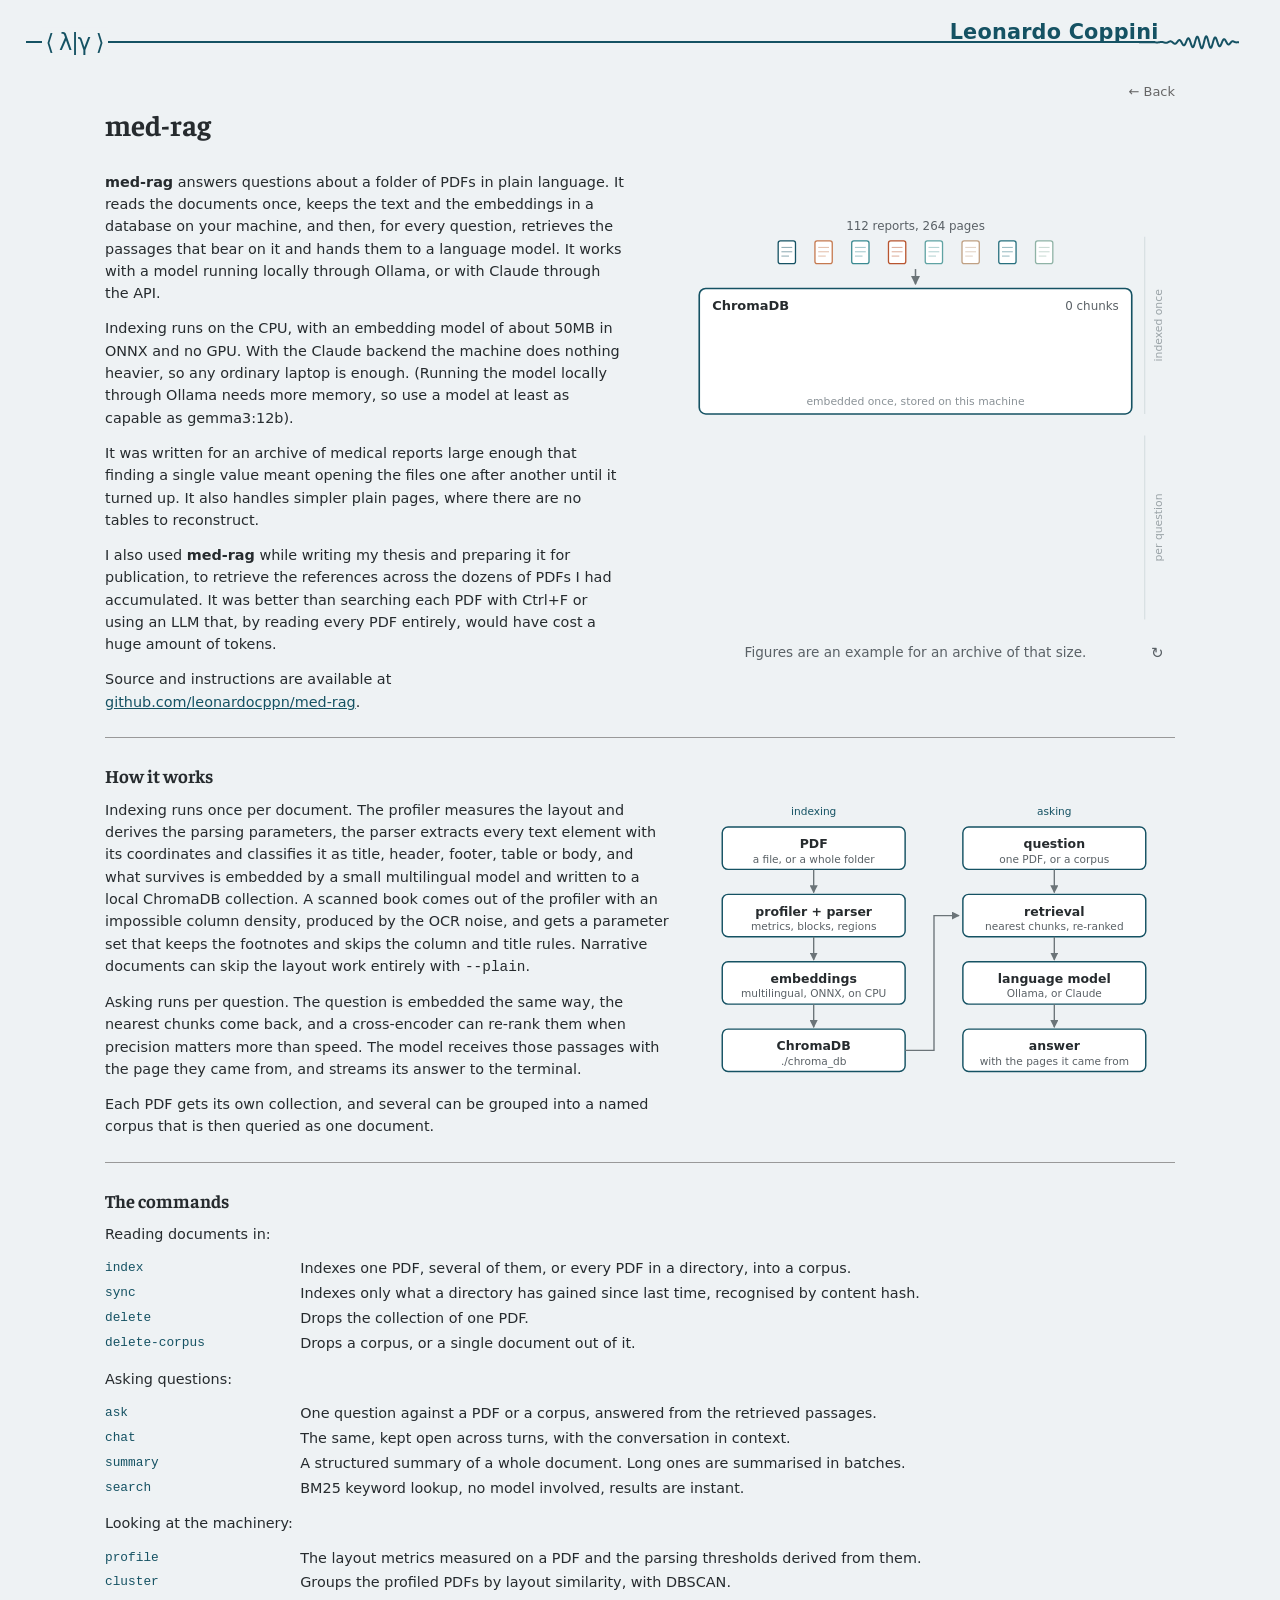
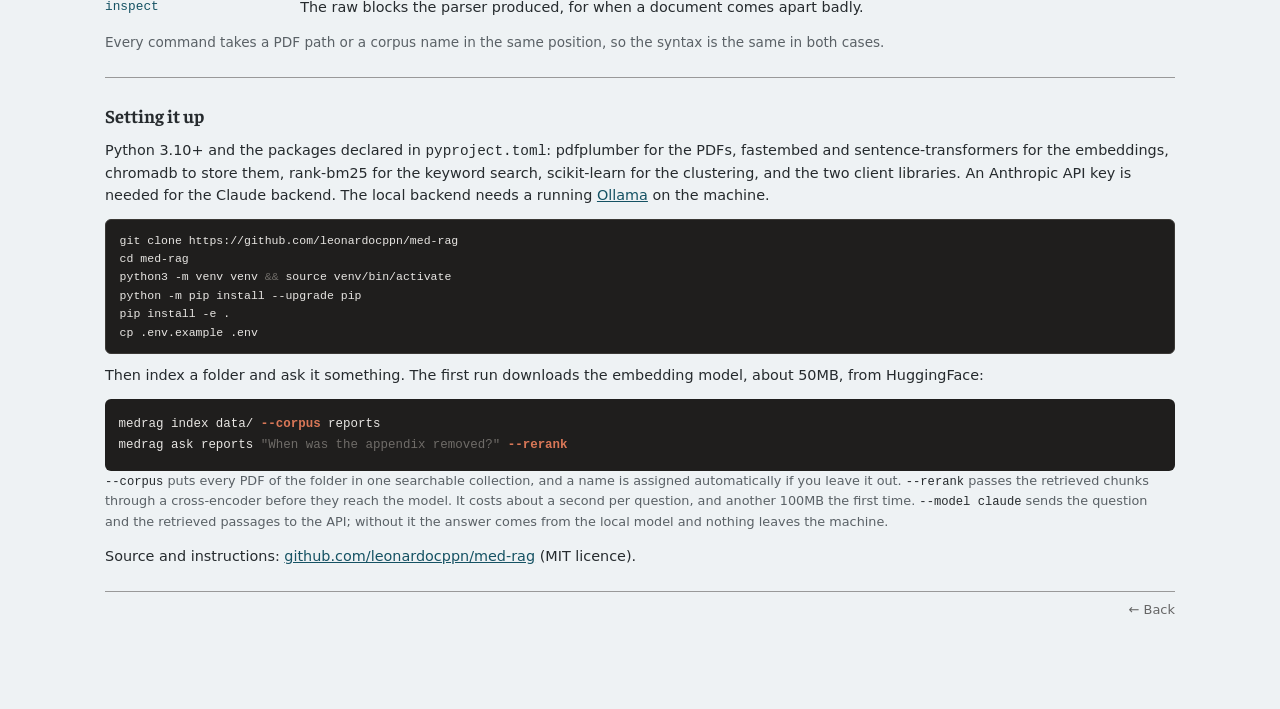
<file: projects/medrag.html>
<!DOCTYPE html>
<html lang="en">
<head>
    <meta charset="UTF-8">
    <meta name="viewport" content="width=device-width, initial-scale=1.0">
    <link rel="icon" type="image/x-icon" href="../assets/lc.ico">
    <link rel="stylesheet" href="../css/ciessesse.css">
    <style>
        .align-items-center {
        align-items: center !important;
        }

        .cv-name {
            font-family: 'Faustina', serif;
            font-size: 1.8rem;
            font-weight: 700;
            margin-bottom: 0.3rem;
        }


        /* Riga a due colonne 50/50: sotto i 768px la seconda colonna va sotto la prima */
        .proj-row {
            display: grid;
            /* proporzione della singola riga: style="--cols: 5fr 4fr" */
            grid-template-columns: var(--cols, 3fr 4fr);
            gap: 2rem;
            margin: 1.5rem 0;
        }

        .proj-row > .proj-col {
            min-width: 0;
        }

        /* Le colonne con le figure stanno a meta' altezza della riga */
        .proj-row > .proj-col-mid {
            align-self: center;
        }

        .proj-img {
            display: block;
            width: 100%;
            height: auto;
            box-shadow: 0 1px 5px rgba(0, 0, 0, 0.3);
        }

        @media (max-width: 767px) {
            .proj-row {
                grid-template-columns: 1fr;
                gap: 1.25rem;
            }
        }


        /* Schema animato del percorso dei dati */
        .rag-fig {
            max-width: 520px;
            margin: 0.9rem 0 0;
        }

        .rag-fig svg {
            display: block;
            width: 100%;
            height: auto;
        }

        .rag-bar {
            position: relative;
            display: flex;
            align-items: center;
            max-width: 520px;
            margin-top: 0.35rem;
            margin-bottom: 20px;
        }

        /* La nota sta al centro della barra, il bottone resta ancorato a destra.
           Il padding laterale e' simmetrico, altrimenti lo spazio riservato al
           bottone sposterebbe il centro del testo verso sinistra. */
        .rag-bar .proj-note {
            flex: 1;
            text-align: center;
            padding: 0 1.6rem;
        }

        .rag-replay {
            position: absolute;
            right: 9px;
            top: 50%;
            transform: translateY(-50%);
            background: none;
            border: 0;
            padding: 0 2px;
            color: #5a6166;
            font-size: 0.95rem;
            line-height: 1;
            cursor: pointer;
        }

        .rag-replay:hover {
            color: #b8552f;
        }

        .rag-svg.staged .b1,
        .rag-svg.staged .b2,
        .rag-svg.staged .b3,
        .rag-svg.staged .b4,
        .rag-svg.staged .b5 {
            opacity: 0;
            transition: opacity 0.45s ease;
        }

        .rag-svg.s1 .b1,
        .rag-svg.s2 .b2,
        .rag-svg.s3 .b3,
        .rag-svg.s4 .b4,
        .rag-svg.s5 .b5 {
            opacity: 1;
        }

        .rag-grid {
            transition: opacity 0.5s ease;
        }

        .rag-svg.s3 .rag-grid {
            opacity: 0.38;
        }

        .rag-cell {
            opacity: 0;
            transition: opacity 0.35s ease, transform 0.7s cubic-bezier(0.2, 0.7, 0.3, 1);
        }

        .rag-cell.on {
            opacity: 1;
        }

        .rag-hit {
            opacity: 0;
            transition: opacity 0.35s ease, transform 0.7s cubic-bezier(0.2, 0.7, 0.3, 1);
        }

        .rag-hit.on {
            opacity: 1;
        }

        @media (prefers-reduced-motion: reduce) {
            .rag-cell,
            .rag-hit {
                transition: none;
            }
        }


        /* Testo della pagina progetto */
        .proj-lead {
            font-size: 1.05rem;
            line-height: 1.5;
            color: #3d454a;
            margin: 0.2rem 0 0;
            max-width: 46rem;
        }

        .proj-h {
            font-family: 'Faustina', serif;
            font-size: 1.15rem;
            font-weight: 700;
            margin: 0 0 0.5rem;
        }

        .proj-col p {
            margin: 0 0 0.8rem;
            line-height: 1.55;
        }

        .proj-col p:last-child {
            margin-bottom: 0;
        }

        /* Blocchi a piena larghezza: misura di lettura limitata,
           stesso stacco verticale delle righe a due colonne. */
        .proj-block {
            margin: 1.5rem 0;
            /*max-width: 42rem;*/
        }

        .proj-block p {
            margin: 0 0 0.8rem;
            line-height: 1.55;
        }

        .proj-block p:last-child {
            margin-bottom: 0;
        }

        /* Dentro una sezione si sta stretti, tra una sezione e l'altra no. */
        .proj-h + .proj-row {
            margin-top: 0.5rem;
        }

        .proj-row + .proj-block {
            margin-top: 1.2rem;
        }

        hr {
            border: 0;
            border-top: 1px solid #999;
            margin: 1.5rem 0;
        }

        .proj-code {
            /*max-width: 42rem;*/
            background: #1f1e1d;
            border: 1px solid #3a3835;
            border-radius: 6px;
            padding: 0.7rem 0.85rem;
            color: #e8e6e3;
            font-family: ui-monospace, SFMono-Regular, Menlo, Consolas, "Liberation Mono", monospace;
            font-size: 0.72rem;
            line-height: 1.6;
            white-space: pre;
            overflow-x: auto;
        }

        .proj-code .c-dim { color: #6f6c68; }
        .proj-code .c-key { color: #d97757; }
        .proj-code .c-ok { color: #7cae7a; }

        .md-name {
            background: #1f1e1d;
            border-radius: 6px;
            padding: 0.9rem 0.85rem;
            color: #e8e6e3;
            font-family: ui-monospace, SFMono-Regular, Menlo, Consolas, "Liberation Mono", monospace;
            font-size: 0.78rem;
            line-height: 1.7;
            white-space: pre;
            overflow-x: auto;
        }

        .md-name .flag {
            color: #d97757;
            font-weight: 700;
        }

        .md-name .dim {
            color: #6f6c68;
        }

        .md-legend {
            margin-top: 0.7rem;
            font-size: 0.8rem;
            color: #5a6166;
            line-height: 1.5;
        }

        .md-legend code {
            font-size: 0.95em;
            color: #262b2e;
        }

        .tool-grid {
            display: grid;
            grid-template-columns: 11rem 1fr;
            gap: 0.3rem 1.2rem;
            margin-top: 0.6rem;
        }

        .tool-grid dt {
            font-family: ui-monospace, SFMono-Regular, Menlo, Consolas, "Liberation Mono", monospace;
            font-size: 0.8rem;
            color: #155263;
            grid-column: 1;
        }

        .tool-grid dd {
            margin: 0;
            grid-column: 2;
            line-height: 1.4;
        }

        .proj-note {
            font-size: 0.85rem;
            color: #5a6166;
        }

        @media (max-width: 767px) {
            .tool-grid {
                grid-template-columns: 1fr;
                gap: 0 0;
            }
            .tool-grid dt { grid-column: 1; margin-top: 0.6rem; }
            .tool-grid dd { grid-column: 1; }
        }

    </style>
    <title>Leonardo Coppini</title>
</head>
<body>
    <header class="navbar navbar-static-top bs-docs-nav site-header" id="top">
        <div class="header-flat-line" aria-hidden="true"></div>
        <span class="psi-mark">&#10216; &#955;|&#947; &#10217;</span>
        <span class="wave-packet-slot">
                <svg class="wave-packet" viewBox="0 0 100 28" aria-hidden="true">
                    <path d="M 0.0,14.006 L 0.05,14.006 L 0.1,14.006 L 0.15,14.006 L 0.2,14.006 L 0.25,14.006 L 0.3,14.006 L 0.35,14.006 L 0.4,14.006 L 0.45,14.006 L 0.5,14.006 L 0.55,14.006 L 0.6,14.006 L 0.65,14.006 L 0.7,14.006 L 0.75,14.005 L 0.8,14.005 L 0.85,14.005 L 0.9,14.005 L 0.95,14.005 L 1.0,14.005 L 1.05,14.005 L 1.1,14.004 L 1.15,14.004 L 1.2,14.004 L 1.25,14.004 L 1.3,14.004 L 1.35,14.004 L 1.4,14.003 L 1.45,14.003 L 1.5,14.003 L 1.55,14.003 L 1.6,14.002 L 1.65,14.002 L 1.7,14.002 L 1.75,14.002 L 1.8,14.001 L 1.85,14.001 L 1.9,14.001 L 1.95,14.0 L 2.0,14.0 L 2.05,14.0 L 2.1,13.999 L 2.15,13.999 L 2.2,13.999 L 2.25,13.998 L 2.3,13.998 L 2.35,13.998 L 2.4,13.997 L 2.45,13.997 L 2.5,13.997 L 2.55,13.996 L 2.6,13.996 L 2.65,13.995 L 2.7,13.995 L 2.75,13.995 L 2.8,13.994 L 2.85,13.994 L 2.9,13.993 L 2.95,13.993 L 3.0,13.993 L 3.05,13.992 L 3.1,13.992 L 3.15,13.992 L 3.2,13.991 L 3.25,13.991 L 3.3,13.991 L 3.35,13.99 L 3.4,13.99 L 3.45,13.99 L 3.5,13.989 L 3.55,13.989 L 3.6,13.989 L 3.65,13.988 L 3.7,13.988 L 3.75,13.988 L 3.8,13.987 L 3.85,13.987 L 3.9,13.987 L 3.95,13.987 L 4.0,13.986 L 4.05,13.986 L 4.1,13.986 L 4.15,13.986 L 4.2,13.986 L 4.25,13.986 L 4.3,13.985 L 4.35,13.985 L 4.4,13.985 L 4.45,13.985 L 4.5,13.985 L 4.55,13.985 L 4.6,13.985 L 4.65,13.985 L 4.7,13.985 L 4.75,13.985 L 4.8,13.985 L 4.85,13.985 L 4.9,13.985 L 4.95,13.985 L 5.0,13.985 L 5.05,13.986 L 5.1,13.986 L 5.15,13.986 L 5.2,13.986 L 5.25,13.986 L 5.3,13.987 L 5.35,13.987 L 5.4,13.987 L 5.45,13.988 L 5.5,13.988 L 5.55,13.988 L 5.6,13.989 L 5.65,13.989 L 5.7,13.99 L 5.75,13.99 L 5.8,13.991 L 5.85,13.991 L 5.9,13.992 L 5.95,13.992 L 6.0,13.993 L 6.05,13.994 L 6.1,13.994 L 6.15,13.995 L 6.2,13.996 L 6.25,13.996 L 6.3,13.997 L 6.35,13.998 L 6.4,13.998 L 6.45,13.999 L 6.5,14.0 L 6.55,14.001 L 6.6,14.002 L 6.65,14.002 L 6.7,14.003 L 6.75,14.004 L 6.8,14.005 L 6.85,14.006 L 6.9,14.007 L 6.95,14.008 L 7.0,14.008 L 7.05,14.009 L 7.1,14.01 L 7.15,14.011 L 7.2,14.012 L 7.25,14.013 L 7.3,14.014 L 7.35,14.015 L 7.4,14.016 L 7.45,14.017 L 7.5,14.017 L 7.55,14.018 L 7.6,14.019 L 7.65,14.02 L 7.7,14.021 L 7.75,14.022 L 7.8,14.023 L 7.85,14.023 L 7.9,14.024 L 7.95,14.025 L 8.0,14.026 L 8.05,14.027 L 8.1,14.027 L 8.15,14.028 L 8.2,14.029 L 8.25,14.029 L 8.3,14.03 L 8.35,14.031 L 8.4,14.031 L 8.45,14.032 L 8.5,14.032 L 8.55,14.033 L 8.6,14.033 L 8.65,14.034 L 8.7,14.034 L 8.75,14.034 L 8.8,14.035 L 8.85,14.035 L 8.9,14.035 L 8.95,14.035 L 9.0,14.035 L 9.05,14.035 L 9.1,14.035 L 9.15,14.035 L 9.2,14.035 L 9.25,14.035 L 9.3,14.035 L 9.35,14.035 L 9.4,14.035 L 9.45,14.034 L 9.5,14.034 L 9.55,14.034 L 9.6,14.033 L 9.65,14.033 L 9.7,14.032 L 9.75,14.031 L 9.8,14.031 L 9.85,14.03 L 9.9,14.029 L 9.95,14.029 L 10.0,14.028 L 10.05,14.027 L 10.1,14.026 L 10.15,14.025 L 10.2,14.024 L 10.25,14.022 L 10.3,14.021 L 10.35,14.02 L 10.4,14.019 L 10.45,14.017 L 10.5,14.016 L 10.55,14.015 L 10.6,14.013 L 10.65,14.012 L 10.7,14.01 L 10.75,14.009 L 10.8,14.007 L 10.85,14.005 L 10.9,14.004 L 10.95,14.002 L 11.0,14.0 L 11.05,13.998 L 11.1,13.996 L 11.15,13.994 L 11.2,13.993 L 11.25,13.991 L 11.3,13.989 L 11.35,13.987 L 11.4,13.985 L 11.45,13.983 L 11.5,13.981 L 11.55,13.979 L 11.6,13.977 L 11.65,13.975 L 11.7,13.973 L 11.75,13.971 L 11.8,13.969 L 11.85,13.967 L 11.9,13.965 L 11.95,13.963 L 12.0,13.961 L 12.05,13.959 L 12.1,13.957 L 12.15,13.955 L 12.2,13.953 L 12.25,13.951 L 12.3,13.949 L 12.35,13.947 L 12.4,13.946 L 12.45,13.944 L 12.5,13.942 L 12.55,13.941 L 12.6,13.939 L 12.65,13.938 L 12.7,13.936 L 12.75,13.935 L 12.8,13.933 L 12.85,13.932 L 12.9,13.931 L 12.95,13.93 L 13.0,13.929 L 13.05,13.928 L 13.1,13.927 L 13.15,13.926 L 13.2,13.925 L 13.25,13.924 L 13.3,13.924 L 13.35,13.923 L 13.4,13.923 L 13.45,13.922 L 13.5,13.922 L 13.55,13.922 L 13.6,13.922 L 13.65,13.922 L 13.7,13.922 L 13.75,13.923 L 13.8,13.923 L 13.85,13.923 L 13.9,13.924 L 13.95,13.925 L 14.0,13.926 L 14.05,13.927 L 14.1,13.928 L 14.15,13.929 L 14.2,13.93 L 14.25,13.931 L 14.3,13.933 L 14.35,13.935 L 14.4,13.936 L 14.45,13.938 L 14.5,13.94 L 14.55,13.942 L 14.6,13.944 L 14.65,13.947 L 14.7,13.949 L 14.75,13.951 L 14.8,13.954 L 14.85,13.957 L 14.9,13.959 L 14.95,13.962 L 15.0,13.965 L 15.05,13.968 L 15.1,13.972 L 15.15,13.975 L 15.2,13.978 L 15.25,13.982 L 15.3,13.985 L 15.35,13.989 L 15.4,13.992 L 15.45,13.996 L 15.5,14.0 L 15.55,14.004 L 15.6,14.008 L 15.65,14.012 L 15.7,14.016 L 15.75,14.02 L 15.8,14.024 L 15.85,14.028 L 15.9,14.032 L 15.95,14.036 L 16.0,14.041 L 16.05,14.045 L 16.1,14.049 L 16.15,14.053 L 16.2,14.058 L 16.25,14.062 L 16.3,14.066 L 16.35,14.07 L 16.4,14.075 L 16.45,14.079 L 16.5,14.083 L 16.55,14.087 L 16.6,14.091 L 16.65,14.095 L 16.7,14.099 L 16.75,14.103 L 16.8,14.107 L 16.85,14.11 L 16.9,14.114 L 16.95,14.117 L 17.0,14.121 L 17.05,14.124 L 17.1,14.127 L 17.15,14.13 L 17.2,14.133 L 17.25,14.136 L 17.3,14.139 L 17.35,14.142 L 17.4,14.144 L 17.45,14.146 L 17.5,14.148 L 17.55,14.15 L 17.6,14.152 L 17.65,14.154 L 17.7,14.155 L 17.75,14.157 L 17.8,14.158 L 17.85,14.159 L 17.9,14.16 L 17.95,14.16 L 18.0,14.16 L 18.05,14.161 L 18.1,14.16 L 18.15,14.16 L 18.2,14.16 L 18.25,14.159 L 18.3,14.158 L 18.35,14.157 L 18.4,14.156 L 18.45,14.154 L 18.5,14.152 L 18.55,14.15 L 18.6,14.148 L 18.65,14.145 L 18.7,14.143 L 18.75,14.14 L 18.8,14.137 L 18.85,14.133 L 18.9,14.13 L 18.95,14.126 L 19.0,14.122 L 19.05,14.118 L 19.1,14.113 L 19.15,14.108 L 19.2,14.104 L 19.25,14.098 L 19.3,14.093 L 19.35,14.088 L 19.4,14.082 L 19.45,14.076 L 19.5,14.07 L 19.55,14.064 L 19.6,14.057 L 19.65,14.051 L 19.7,14.044 L 19.75,14.037 L 19.8,14.03 L 19.85,14.022 L 19.9,14.015 L 19.95,14.008 L 20.0,14.0 L 20.05,13.992 L 20.1,13.984 L 20.15,13.976 L 20.2,13.968 L 20.25,13.96 L 20.3,13.952 L 20.35,13.944 L 20.4,13.936 L 20.45,13.927 L 20.5,13.919 L 20.55,13.911 L 20.6,13.902 L 20.65,13.894 L 20.7,13.886 L 20.75,13.877 L 20.8,13.869 L 20.85,13.861 L 20.9,13.853 L 20.95,13.845 L 21.0,13.837 L 21.05,13.829 L 21.1,13.821 L 21.15,13.813 L 21.2,13.805 L 21.25,13.798 L 21.3,13.791 L 21.35,13.784 L 21.4,13.777 L 21.45,13.77 L 21.5,13.763 L 21.55,13.757 L 21.6,13.751 L 21.65,13.745 L 21.7,13.739 L 21.75,13.734 L 21.8,13.729 L 21.85,13.724 L 21.9,13.72 L 21.95,13.715 L 22.0,13.711 L 22.05,13.708 L 22.1,13.704 L 22.15,13.701 L 22.2,13.699 L 22.25,13.696 L 22.3,13.694 L 22.35,13.693 L 22.4,13.692 L 22.45,13.691 L 22.5,13.69 L 22.55,13.69 L 22.6,13.691 L 22.65,13.691 L 22.7,13.693 L 22.75,13.694 L 22.8,13.696 L 22.85,13.699 L 22.9,13.701 L 22.95,13.705 L 23.0,13.708 L 23.05,13.712 L 23.1,13.717 L 23.15,13.722 L 23.2,13.727 L 23.25,13.733 L 23.3,13.739 L 23.35,13.746 L 23.4,13.753 L 23.45,13.76 L 23.5,13.768 L 23.55,13.777 L 23.6,13.785 L 23.65,13.794 L 23.7,13.804 L 23.75,13.814 L 23.8,13.824 L 23.85,13.834 L 23.9,13.845 L 23.95,13.856 L 24.0,13.868 L 24.05,13.88 L 24.1,13.892 L 24.15,13.905 L 24.2,13.918 L 24.25,13.931 L 24.3,13.944 L 24.35,13.958 L 24.4,13.972 L 24.45,13.986 L 24.5,14.0 L 24.55,14.014 L 24.6,14.029 L 24.65,14.044 L 24.7,14.059 L 24.75,14.074 L 24.8,14.089 L 24.85,14.104 L 24.9,14.12 L 24.95,14.135 L 25.0,14.151 L 25.05,14.166 L 25.1,14.181 L 25.15,14.197 L 25.2,14.212 L 25.25,14.227 L 25.3,14.243 L 25.35,14.258 L 25.4,14.273 L 25.45,14.287 L 25.5,14.302 L 25.55,14.316 L 25.6,14.331 L 25.65,14.344 L 25.7,14.358 L 25.75,14.372 L 25.8,14.385 L 25.85,14.397 L 25.9,14.41 L 25.95,14.422 L 26.0,14.434 L 26.05,14.445 L 26.1,14.456 L 26.15,14.466 L 26.2,14.476 L 26.25,14.486 L 26.3,14.495 L 26.35,14.503 L 26.4,14.511 L 26.45,14.519 L 26.5,14.525 L 26.55,14.532 L 26.6,14.537 L 26.65,14.542 L 26.7,14.547 L 26.75,14.551 L 26.8,14.554 L 26.85,14.556 L 26.9,14.558 L 26.95,14.559 L 27.0,14.559 L 27.05,14.559 L 27.1,14.558 L 27.15,14.556 L 27.2,14.554 L 27.25,14.55 L 27.3,14.546 L 27.35,14.542 L 27.4,14.536 L 27.45,14.53 L 27.5,14.523 L 27.55,14.515 L 27.6,14.507 L 27.65,14.498 L 27.7,14.488 L 27.75,14.477 L 27.8,14.466 L 27.85,14.453 L 27.9,14.441 L 27.95,14.427 L 28.0,14.413 L 28.05,14.398 L 28.1,14.382 L 28.15,14.365 L 28.2,14.348 L 28.25,14.331 L 28.3,14.312 L 28.35,14.293 L 28.4,14.274 L 28.45,14.254 L 28.5,14.233 L 28.55,14.212 L 28.6,14.19 L 28.65,14.168 L 28.7,14.145 L 28.75,14.122 L 28.8,14.098 L 28.85,14.074 L 28.9,14.05 L 28.95,14.025 L 29.0,14.0 L 29.05,13.975 L 29.1,13.949 L 29.15,13.923 L 29.2,13.897 L 29.25,13.871 L 29.3,13.844 L 29.35,13.818 L 29.4,13.791 L 29.45,13.764 L 29.5,13.738 L 29.55,13.711 L 29.6,13.685 L 29.65,13.658 L 29.7,13.632 L 29.75,13.605 L 29.8,13.579 L 29.85,13.554 L 29.9,13.528 L 29.95,13.503 L 30.0,13.478 L 30.05,13.454 L 30.1,13.429 L 30.15,13.406 L 30.2,13.383 L 30.25,13.36 L 30.3,13.338 L 30.35,13.316 L 30.4,13.296 L 30.45,13.275 L 30.5,13.256 L 30.55,13.237 L 30.6,13.219 L 30.65,13.202 L 30.7,13.185 L 30.75,13.169 L 30.8,13.155 L 30.85,13.141 L 30.9,13.128 L 30.95,13.116 L 31.0,13.105 L 31.05,13.095 L 31.1,13.086 L 31.15,13.078 L 31.2,13.071 L 31.25,13.066 L 31.3,13.061 L 31.35,13.058 L 31.4,13.055 L 31.45,13.054 L 31.5,13.054 L 31.55,13.056 L 31.6,13.058 L 31.65,13.062 L 31.7,13.067 L 31.75,13.073 L 31.8,13.08 L 31.85,13.089 L 31.9,13.098 L 31.95,13.11 L 32.0,13.122 L 32.05,13.136 L 32.1,13.15 L 32.15,13.166 L 32.2,13.184 L 32.25,13.202 L 32.3,13.222 L 32.35,13.243 L 32.4,13.265 L 32.45,13.288 L 32.5,13.312 L 32.55,13.338 L 32.6,13.365 L 32.65,13.392 L 32.7,13.421 L 32.75,13.451 L 32.8,13.482 L 32.85,13.513 L 32.9,13.546 L 32.95,13.58 L 33.0,13.614 L 33.05,13.65 L 33.1,13.686 L 33.15,13.723 L 33.2,13.761 L 33.25,13.799 L 33.3,13.838 L 33.35,13.878 L 33.4,13.918 L 33.45,13.959 L 33.5,14.0 L 33.55,14.042 L 33.6,14.084 L 33.65,14.126 L 33.7,14.169 L 33.75,14.212 L 33.8,14.255 L 33.85,14.298 L 33.9,14.341 L 33.95,14.384 L 34.0,14.427 L 34.05,14.47 L 34.1,14.513 L 34.15,14.556 L 34.2,14.599 L 34.25,14.641 L 34.3,14.682 L 34.35,14.724 L 34.4,14.765 L 34.45,14.805 L 34.5,14.845 L 34.55,14.884 L 34.6,14.922 L 34.65,14.959 L 34.7,14.996 L 34.75,15.032 L 34.8,15.067 L 34.85,15.1 L 34.9,15.133 L 34.95,15.165 L 35.0,15.195 L 35.05,15.225 L 35.1,15.253 L 35.15,15.28 L 35.2,15.305 L 35.25,15.329 L 35.3,15.352 L 35.35,15.373 L 35.4,15.393 L 35.45,15.411 L 35.5,15.427 L 35.55,15.442 L 35.6,15.455 L 35.65,15.467 L 35.7,15.476 L 35.75,15.484 L 35.8,15.49 L 35.85,15.495 L 35.9,15.497 L 35.95,15.498 L 36.0,15.497 L 36.05,15.494 L 36.1,15.489 L 36.15,15.482 L 36.2,15.473 L 36.25,15.462 L 36.3,15.45 L 36.35,15.435 L 36.4,15.419 L 36.45,15.4 L 36.5,15.38 L 36.55,15.357 L 36.6,15.333 L 36.65,15.307 L 36.7,15.279 L 36.75,15.249 L 36.8,15.217 L 36.85,15.184 L 36.9,15.148 L 36.95,15.111 L 37.0,15.072 L 37.05,15.032 L 37.1,14.99 L 37.15,14.946 L 37.2,14.9 L 37.25,14.853 L 37.3,14.805 L 37.35,14.755 L 37.4,14.704 L 37.45,14.651 L 37.5,14.597 L 37.55,14.542 L 37.6,14.485 L 37.65,14.428 L 37.7,14.369 L 37.75,14.31 L 37.8,14.25 L 37.85,14.188 L 37.9,14.126 L 37.95,14.063 L 38.0,14.0 L 38.05,13.936 L 38.1,13.872 L 38.15,13.807 L 38.2,13.742 L 38.25,13.676 L 38.3,13.61 L 38.35,13.545 L 38.4,13.479 L 38.45,13.413 L 38.5,13.348 L 38.55,13.283 L 38.6,13.218 L 38.65,13.153 L 38.7,13.089 L 38.75,13.026 L 38.8,12.963 L 38.85,12.901 L 38.9,12.84 L 38.95,12.78 L 39.0,12.721 L 39.05,12.663 L 39.1,12.606 L 39.15,12.55 L 39.2,12.496 L 39.25,12.443 L 39.3,12.392 L 39.35,12.342 L 39.4,12.294 L 39.45,12.247 L 39.5,12.203 L 39.55,12.16 L 39.6,12.119 L 39.65,12.08 L 39.7,12.044 L 39.75,12.009 L 39.8,11.977 L 39.85,11.946 L 39.9,11.919 L 39.95,11.893 L 40.0,11.87 L 40.05,11.85 L 40.1,11.832 L 40.15,11.816 L 40.2,11.803 L 40.25,11.793 L 40.3,11.785 L 40.35,11.78 L 40.4,11.778 L 40.45,11.779 L 40.5,11.782 L 40.55,11.789 L 40.6,11.798 L 40.65,11.809 L 40.7,11.824 L 40.75,11.841 L 40.8,11.862 L 40.85,11.885 L 40.9,11.911 L 40.95,11.94 L 41.0,11.971 L 41.05,12.005 L 41.1,12.042 L 41.15,12.082 L 41.2,12.125 L 41.25,12.17 L 41.3,12.218 L 41.35,12.268 L 41.4,12.321 L 41.45,12.377 L 41.5,12.435 L 41.55,12.495 L 41.6,12.557 L 41.65,12.622 L 41.7,12.69 L 41.75,12.759 L 41.8,12.83 L 41.85,12.904 L 41.9,12.979 L 41.95,13.056 L 42.0,13.135 L 42.05,13.215 L 42.1,13.297 L 42.15,13.381 L 42.2,13.466 L 42.25,13.552 L 42.3,13.64 L 42.35,13.729 L 42.4,13.818 L 42.45,13.909 L 42.5,14.0 L 42.55,14.092 L 42.6,14.184 L 42.65,14.277 L 42.7,14.371 L 42.75,14.464 L 42.8,14.558 L 42.85,14.652 L 42.9,14.745 L 42.95,14.838 L 43.0,14.931 L 43.05,15.024 L 43.1,15.115 L 43.15,15.206 L 43.2,15.297 L 43.25,15.386 L 43.3,15.474 L 43.35,15.561 L 43.4,15.646 L 43.45,15.731 L 43.5,15.813 L 43.55,15.894 L 43.6,15.973 L 43.65,16.051 L 43.7,16.126 L 43.75,16.199 L 43.8,16.27 L 43.85,16.338 L 43.9,16.405 L 43.95,16.468 L 44.0,16.529 L 44.05,16.588 L 44.1,16.643 L 44.15,16.696 L 44.2,16.745 L 44.25,16.792 L 44.3,16.835 L 44.35,16.875 L 44.4,16.912 L 44.45,16.945 L 44.5,16.975 L 44.55,17.002 L 44.6,17.025 L 44.65,17.044 L 44.7,17.06 L 44.75,17.072 L 44.8,17.08 L 44.85,17.085 L 44.9,17.085 L 44.95,17.082 L 45.0,17.075 L 45.05,17.064 L 45.1,17.05 L 45.15,17.031 L 45.2,17.009 L 45.25,16.982 L 45.3,16.952 L 45.35,16.918 L 45.4,16.88 L 45.45,16.838 L 45.5,16.793 L 45.55,16.744 L 45.6,16.691 L 45.65,16.634 L 45.7,16.574 L 45.75,16.51 L 45.8,16.443 L 45.85,16.372 L 45.9,16.297 L 45.95,16.22 L 46.0,16.139 L 46.05,16.055 L 46.1,15.968 L 46.15,15.878 L 46.2,15.785 L 46.25,15.69 L 46.3,15.592 L 46.35,15.491 L 46.4,15.387 L 46.45,15.282 L 46.5,15.174 L 46.55,15.064 L 46.6,14.952 L 46.65,14.838 L 46.7,14.722 L 46.75,14.605 L 46.8,14.486 L 46.85,14.366 L 46.9,14.245 L 46.95,14.123 L 47.0,14.0 L 47.05,13.876 L 47.1,13.752 L 47.15,13.627 L 47.2,13.502 L 47.25,13.377 L 47.3,13.252 L 47.35,13.127 L 47.4,13.003 L 47.45,12.879 L 47.5,12.755 L 47.55,12.633 L 47.6,12.511 L 47.65,12.391 L 47.7,12.272 L 47.75,12.154 L 47.8,12.038 L 47.85,11.924 L 47.9,11.812 L 47.95,11.702 L 48.0,11.594 L 48.05,11.488 L 48.1,11.385 L 48.15,11.285 L 48.2,11.187 L 48.25,11.093 L 48.3,11.001 L 48.35,10.913 L 48.4,10.828 L 48.45,10.746 L 48.5,10.668 L 48.55,10.594 L 48.6,10.524 L 48.65,10.457 L 48.7,10.395 L 48.75,10.336 L 48.8,10.282 L 48.85,10.232 L 48.9,10.187 L 48.95,10.146 L 49.0,10.11 L 49.05,10.078 L 49.1,10.051 L 49.15,10.028 L 49.2,10.011 L 49.25,9.998 L 49.3,9.99 L 49.35,9.987 L 49.4,9.989 L 49.45,9.996 L 49.5,10.008 L 49.55,10.025 L 49.6,10.047 L 49.65,10.074 L 49.7,10.106 L 49.75,10.143 L 49.8,10.185 L 49.85,10.232 L 49.9,10.283 L 49.95,10.34 L 50.0,10.401 L 50.05,10.467 L 50.1,10.538 L 50.15,10.614 L 50.2,10.693 L 50.25,10.778 L 50.3,10.867 L 50.35,10.96 L 50.4,11.057 L 50.45,11.158 L 50.5,11.264 L 50.55,11.373 L 50.6,11.486 L 50.65,11.603 L 50.7,11.723 L 50.75,11.847 L 50.8,11.973 L 50.85,12.103 L 50.9,12.236 L 50.95,12.372 L 51.0,12.51 L 51.05,12.651 L 51.1,12.794 L 51.15,12.939 L 51.2,13.086 L 51.25,13.235 L 51.3,13.385 L 51.35,13.537 L 51.4,13.691 L 51.45,13.845 L 51.5,14.0 L 51.55,14.156 L 51.6,14.312 L 51.65,14.469 L 51.7,14.626 L 51.75,14.782 L 51.8,14.939 L 51.85,15.094 L 51.9,15.25 L 51.95,15.404 L 52.0,15.557 L 52.05,15.709 L 52.1,15.86 L 52.15,16.009 L 52.2,16.156 L 52.25,16.301 L 52.3,16.443 L 52.35,16.584 L 52.4,16.721 L 52.45,16.856 L 52.5,16.988 L 52.55,17.117 L 52.6,17.243 L 52.65,17.365 L 52.7,17.483 L 52.75,17.598 L 52.8,17.708 L 52.85,17.814 L 52.9,17.917 L 52.95,18.014 L 53.0,18.108 L 53.05,18.196 L 53.1,18.28 L 53.15,18.358 L 53.2,18.432 L 53.25,18.5 L 53.3,18.563 L 53.35,18.621 L 53.4,18.674 L 53.45,18.72 L 53.5,18.761 L 53.55,18.797 L 53.6,18.826 L 53.65,18.85 L 53.7,18.868 L 53.75,18.88 L 53.8,18.886 L 53.85,18.886 L 53.9,18.88 L 53.95,18.868 L 54.0,18.85 L 54.05,18.825 L 54.1,18.795 L 54.15,18.759 L 54.2,18.717 L 54.25,18.669 L 54.3,18.615 L 54.35,18.555 L 54.4,18.489 L 54.45,18.417 L 54.5,18.34 L 54.55,18.257 L 54.6,18.169 L 54.65,18.075 L 54.7,17.976 L 54.75,17.872 L 54.8,17.762 L 54.85,17.648 L 54.9,17.529 L 54.95,17.404 L 55.0,17.276 L 55.05,17.143 L 55.1,17.005 L 55.15,16.864 L 55.2,16.718 L 55.25,16.569 L 55.3,16.416 L 55.35,16.259 L 55.4,16.1 L 55.45,15.937 L 55.5,15.771 L 55.55,15.603 L 55.6,15.432 L 55.65,15.258 L 55.7,15.083 L 55.75,14.906 L 55.8,14.727 L 55.85,14.547 L 55.9,14.366 L 55.95,14.183 L 56.0,14.0 L 56.05,13.816 L 56.1,13.632 L 56.15,13.448 L 56.2,13.264 L 56.25,13.081 L 56.3,12.898 L 56.35,12.715 L 56.4,12.534 L 56.45,12.354 L 56.5,12.176 L 56.55,12.0 L 56.6,11.825 L 56.65,11.653 L 56.7,11.483 L 56.75,11.316 L 56.8,11.151 L 56.85,10.99 L 56.9,10.832 L 56.95,10.677 L 57.0,10.526 L 57.05,10.379 L 57.1,10.236 L 57.15,10.097 L 57.2,9.963 L 57.25,9.833 L 57.3,9.708 L 57.35,9.588 L 57.4,9.473 L 57.45,9.364 L 57.5,9.26 L 57.55,9.161 L 57.6,9.068 L 57.65,8.981 L 57.7,8.9 L 57.75,8.826 L 57.8,8.757 L 57.85,8.694 L 57.9,8.638 L 57.95,8.589 L 58.0,8.545 L 58.05,8.509 L 58.1,8.479 L 58.15,8.456 L 58.2,8.44 L 58.25,8.43 L 58.3,8.427 L 58.35,8.432 L 58.4,8.443 L 58.45,8.46 L 58.5,8.485 L 58.55,8.517 L 58.6,8.555 L 58.65,8.6 L 58.7,8.652 L 58.75,8.71 L 58.8,8.775 L 58.85,8.847 L 58.9,8.925 L 58.95,9.01 L 59.0,9.1 L 59.05,9.197 L 59.1,9.301 L 59.15,9.41 L 59.2,9.525 L 59.25,9.645 L 59.3,9.771 L 59.35,9.903 L 59.4,10.04 L 59.45,10.182 L 59.5,10.329 L 59.55,10.481 L 59.6,10.637 L 59.65,10.798 L 59.7,10.963 L 59.75,11.132 L 59.8,11.305 L 59.85,11.481 L 59.9,11.661 L 59.95,11.844 L 60.0,12.03 L 60.05,12.219 L 60.1,12.41 L 60.15,12.603 L 60.2,12.799 L 60.25,12.996 L 60.3,13.195 L 60.35,13.395 L 60.4,13.596 L 60.45,13.798 L 60.5,14.0 L 60.55,14.203 L 60.6,14.406 L 60.65,14.608 L 60.7,14.81 L 60.75,15.012 L 60.8,15.212 L 60.85,15.411 L 60.9,15.609 L 60.95,15.805 L 61.0,15.999 L 61.05,16.191 L 61.1,16.381 L 61.15,16.567 L 61.2,16.751 L 61.25,16.932 L 61.3,17.109 L 61.35,17.283 L 61.4,17.453 L 61.45,17.619 L 61.5,17.78 L 61.55,17.938 L 61.6,18.09 L 61.65,18.238 L 61.7,18.38 L 61.75,18.518 L 61.8,18.65 L 61.85,18.776 L 61.9,18.897 L 61.95,19.012 L 62.0,19.12 L 62.05,19.223 L 62.1,19.319 L 62.15,19.409 L 62.2,19.492 L 62.25,19.569 L 62.3,19.639 L 62.35,19.702 L 62.4,19.758 L 62.45,19.807 L 62.5,19.849 L 62.55,19.884 L 62.6,19.911 L 62.65,19.932 L 62.7,19.945 L 62.75,19.951 L 62.8,19.949 L 62.85,19.94 L 62.9,19.924 L 62.95,19.901 L 63.0,19.87 L 63.05,19.833 L 63.1,19.788 L 63.15,19.735 L 63.2,19.676 L 63.25,19.61 L 63.3,19.537 L 63.35,19.457 L 63.4,19.37 L 63.45,19.277 L 63.5,19.177 L 63.55,19.071 L 63.6,18.958 L 63.65,18.84 L 63.7,18.715 L 63.75,18.585 L 63.8,18.448 L 63.85,18.307 L 63.9,18.16 L 63.95,18.008 L 64.0,17.85 L 64.05,17.689 L 64.1,17.522 L 64.15,17.351 L 64.2,17.176 L 64.25,16.997 L 64.3,16.815 L 64.35,16.628 L 64.4,16.439 L 64.45,16.247 L 64.5,16.051 L 64.55,15.853 L 64.6,15.653 L 64.65,15.451 L 64.7,15.247 L 64.75,15.042 L 64.8,14.835 L 64.85,14.627 L 64.9,14.419 L 64.95,14.209 L 65.0,14.0 L 65.05,13.791 L 65.1,13.581 L 65.15,13.373 L 65.2,13.165 L 65.25,12.958 L 65.3,12.753 L 65.35,12.549 L 65.4,12.347 L 65.45,12.147 L 65.5,11.949 L 65.55,11.753 L 65.6,11.561 L 65.65,11.372 L 65.7,11.185 L 65.75,11.003 L 65.8,10.824 L 65.85,10.649 L 65.9,10.478 L 65.95,10.311 L 66.0,10.15 L 66.05,9.992 L 66.1,9.84 L 66.15,9.693 L 66.2,9.552 L 66.25,9.415 L 66.3,9.285 L 66.35,9.16 L 66.4,9.042 L 66.45,8.929 L 66.5,8.823 L 66.55,8.723 L 66.6,8.63 L 66.65,8.543 L 66.7,8.463 L 66.75,8.39 L 66.8,8.324 L 66.85,8.265 L 66.9,8.212 L 66.95,8.167 L 67.0,8.13 L 67.05,8.099 L 67.1,8.076 L 67.15,8.06 L 67.2,8.051 L 67.25,8.049 L 67.3,8.055 L 67.35,8.068 L 67.4,8.089 L 67.45,8.116 L 67.5,8.151 L 67.55,8.193 L 67.6,8.242 L 67.65,8.298 L 67.7,8.361 L 67.75,8.431 L 67.8,8.508 L 67.85,8.591 L 67.9,8.681 L 67.95,8.777 L 68.0,8.88 L 68.05,8.988 L 68.1,9.103 L 68.15,9.224 L 68.2,9.35 L 68.25,9.482 L 68.3,9.62 L 68.35,9.762 L 68.4,9.91 L 68.45,10.062 L 68.5,10.22 L 68.55,10.381 L 68.6,10.547 L 68.65,10.717 L 68.7,10.891 L 68.75,11.068 L 68.8,11.249 L 68.85,11.433 L 68.9,11.619 L 68.95,11.809 L 69.0,12.001 L 69.05,12.195 L 69.1,12.391 L 69.15,12.589 L 69.2,12.788 L 69.25,12.988 L 69.3,13.19 L 69.35,13.392 L 69.4,13.594 L 69.45,13.797 L 69.5,14.0 L 69.55,14.202 L 69.6,14.404 L 69.65,14.605 L 69.7,14.805 L 69.75,15.004 L 69.8,15.201 L 69.85,15.397 L 69.9,15.59 L 69.95,15.781 L 70.0,15.97 L 70.05,16.156 L 70.1,16.339 L 70.15,16.519 L 70.2,16.695 L 70.25,16.868 L 70.3,17.037 L 70.35,17.202 L 70.4,17.363 L 70.45,17.519 L 70.5,17.671 L 70.55,17.818 L 70.6,17.96 L 70.65,18.097 L 70.7,18.229 L 70.75,18.355 L 70.8,18.475 L 70.85,18.59 L 70.9,18.699 L 70.95,18.803 L 71.0,18.9 L 71.05,18.99 L 71.1,19.075 L 71.15,19.153 L 71.2,19.225 L 71.25,19.29 L 71.3,19.348 L 71.35,19.4 L 71.4,19.445 L 71.45,19.483 L 71.5,19.515 L 71.55,19.54 L 71.6,19.557 L 71.65,19.568 L 71.7,19.573 L 71.75,19.57 L 71.8,19.56 L 71.85,19.544 L 71.9,19.521 L 71.95,19.491 L 72.0,19.455 L 72.05,19.411 L 72.1,19.362 L 72.15,19.306 L 72.2,19.243 L 72.25,19.174 L 72.3,19.1 L 72.35,19.019 L 72.4,18.932 L 72.45,18.839 L 72.5,18.74 L 72.55,18.636 L 72.6,18.527 L 72.65,18.412 L 72.7,18.292 L 72.75,18.167 L 72.8,18.037 L 72.85,17.903 L 72.9,17.764 L 72.95,17.621 L 73.0,17.474 L 73.05,17.323 L 73.1,17.168 L 73.15,17.01 L 73.2,16.849 L 73.25,16.684 L 73.3,16.517 L 73.35,16.347 L 73.4,16.175 L 73.45,16.0 L 73.5,15.824 L 73.55,15.646 L 73.6,15.466 L 73.65,15.285 L 73.7,15.102 L 73.75,14.919 L 73.8,14.736 L 73.85,14.552 L 73.9,14.368 L 73.95,14.184 L 74.0,14.0 L 74.05,13.817 L 74.1,13.634 L 74.15,13.453 L 74.2,13.273 L 74.25,13.094 L 74.3,12.917 L 74.35,12.742 L 74.4,12.568 L 74.45,12.397 L 74.5,12.229 L 74.55,12.063 L 74.6,11.9 L 74.65,11.741 L 74.7,11.584 L 74.75,11.431 L 74.8,11.282 L 74.85,11.136 L 74.9,10.995 L 74.95,10.857 L 75.0,10.724 L 75.05,10.596 L 75.1,10.471 L 75.15,10.352 L 75.2,10.238 L 75.25,10.128 L 75.3,10.024 L 75.35,9.925 L 75.4,9.831 L 75.45,9.743 L 75.5,9.66 L 75.55,9.583 L 75.6,9.511 L 75.65,9.445 L 75.7,9.385 L 75.75,9.331 L 75.8,9.283 L 75.85,9.241 L 75.9,9.205 L 75.95,9.175 L 76.0,9.15 L 76.05,9.132 L 76.1,9.12 L 76.15,9.114 L 76.2,9.114 L 76.25,9.12 L 76.3,9.132 L 76.35,9.15 L 76.4,9.174 L 76.45,9.203 L 76.5,9.239 L 76.55,9.28 L 76.6,9.326 L 76.65,9.379 L 76.7,9.437 L 76.75,9.5 L 76.8,9.568 L 76.85,9.642 L 76.9,9.72 L 76.95,9.804 L 77.0,9.892 L 77.05,9.986 L 77.1,10.083 L 77.15,10.186 L 77.2,10.292 L 77.25,10.402 L 77.3,10.517 L 77.35,10.635 L 77.4,10.757 L 77.45,10.883 L 77.5,11.012 L 77.55,11.144 L 77.6,11.279 L 77.65,11.416 L 77.7,11.557 L 77.75,11.699 L 77.8,11.844 L 77.85,11.991 L 77.9,12.14 L 77.95,12.291 L 78.0,12.443 L 78.05,12.596 L 78.1,12.75 L 78.15,12.906 L 78.2,13.061 L 78.25,13.218 L 78.3,13.374 L 78.35,13.531 L 78.4,13.688 L 78.45,13.844 L 78.5,14.0 L 78.55,14.155 L 78.6,14.309 L 78.65,14.463 L 78.7,14.615 L 78.75,14.765 L 78.8,14.914 L 78.85,15.061 L 78.9,15.206 L 78.95,15.349 L 79.0,15.49 L 79.05,15.628 L 79.1,15.764 L 79.15,15.897 L 79.2,16.027 L 79.25,16.153 L 79.3,16.277 L 79.35,16.397 L 79.4,16.514 L 79.45,16.627 L 79.5,16.736 L 79.55,16.842 L 79.6,16.943 L 79.65,17.04 L 79.7,17.133 L 79.75,17.222 L 79.8,17.307 L 79.85,17.386 L 79.9,17.462 L 79.95,17.533 L 80.0,17.599 L 80.05,17.66 L 80.1,17.717 L 80.15,17.768 L 80.2,17.815 L 80.25,17.857 L 80.3,17.894 L 80.35,17.926 L 80.4,17.953 L 80.45,17.975 L 80.5,17.992 L 80.55,18.004 L 80.6,18.011 L 80.65,18.013 L 80.7,18.01 L 80.75,18.002 L 80.8,17.989 L 80.85,17.972 L 80.9,17.949 L 80.95,17.922 L 81.0,17.89 L 81.05,17.854 L 81.1,17.813 L 81.15,17.768 L 81.2,17.718 L 81.25,17.664 L 81.3,17.605 L 81.35,17.543 L 81.4,17.476 L 81.45,17.406 L 81.5,17.332 L 81.55,17.254 L 81.6,17.172 L 81.65,17.087 L 81.7,16.999 L 81.75,16.907 L 81.8,16.813 L 81.85,16.715 L 81.9,16.615 L 81.95,16.512 L 82.0,16.406 L 82.05,16.298 L 82.1,16.188 L 82.15,16.076 L 82.2,15.962 L 82.25,15.846 L 82.3,15.728 L 82.35,15.609 L 82.4,15.489 L 82.45,15.367 L 82.5,15.245 L 82.55,15.121 L 82.6,14.997 L 82.65,14.873 L 82.7,14.748 L 82.75,14.623 L 82.8,14.498 L 82.85,14.373 L 82.9,14.248 L 82.95,14.124 L 83.0,14.0 L 83.05,13.877 L 83.1,13.755 L 83.15,13.634 L 83.2,13.514 L 83.25,13.395 L 83.3,13.278 L 83.35,13.162 L 83.4,13.048 L 83.45,12.936 L 83.5,12.826 L 83.55,12.718 L 83.6,12.613 L 83.65,12.509 L 83.7,12.408 L 83.75,12.31 L 83.8,12.215 L 83.85,12.122 L 83.9,12.032 L 83.95,11.945 L 84.0,11.861 L 84.05,11.78 L 84.1,11.703 L 84.15,11.628 L 84.2,11.557 L 84.25,11.49 L 84.3,11.426 L 84.35,11.366 L 84.4,11.309 L 84.45,11.256 L 84.5,11.207 L 84.55,11.162 L 84.6,11.12 L 84.65,11.082 L 84.7,11.048 L 84.75,11.018 L 84.8,10.991 L 84.85,10.969 L 84.9,10.95 L 84.95,10.936 L 85.0,10.925 L 85.05,10.918 L 85.1,10.915 L 85.15,10.915 L 85.2,10.92 L 85.25,10.928 L 85.3,10.94 L 85.35,10.956 L 85.4,10.975 L 85.45,10.998 L 85.5,11.025 L 85.55,11.055 L 85.6,11.088 L 85.65,11.125 L 85.7,11.165 L 85.75,11.208 L 85.8,11.255 L 85.85,11.304 L 85.9,11.357 L 85.95,11.412 L 86.0,11.471 L 86.05,11.532 L 86.1,11.595 L 86.15,11.662 L 86.2,11.73 L 86.25,11.801 L 86.3,11.874 L 86.35,11.949 L 86.4,12.027 L 86.45,12.106 L 86.5,12.187 L 86.55,12.269 L 86.6,12.354 L 86.65,12.439 L 86.7,12.526 L 86.75,12.614 L 86.8,12.703 L 86.85,12.794 L 86.9,12.885 L 86.95,12.976 L 87.0,13.069 L 87.05,13.162 L 87.1,13.255 L 87.15,13.348 L 87.2,13.442 L 87.25,13.536 L 87.3,13.629 L 87.35,13.723 L 87.4,13.816 L 87.45,13.908 L 87.5,14.0 L 87.55,14.091 L 87.6,14.182 L 87.65,14.271 L 87.7,14.36 L 87.75,14.448 L 87.8,14.534 L 87.85,14.619 L 87.9,14.703 L 87.95,14.785 L 88.0,14.865 L 88.05,14.944 L 88.1,15.021 L 88.15,15.096 L 88.2,15.17 L 88.25,15.241 L 88.3,15.31 L 88.35,15.378 L 88.4,15.443 L 88.45,15.505 L 88.5,15.565 L 88.55,15.623 L 88.6,15.679 L 88.65,15.732 L 88.7,15.782 L 88.75,15.83 L 88.8,15.875 L 88.85,15.918 L 88.9,15.958 L 88.95,15.995 L 89.0,16.029 L 89.05,16.06 L 89.1,16.089 L 89.15,16.115 L 89.2,16.138 L 89.25,16.159 L 89.3,16.176 L 89.35,16.191 L 89.4,16.202 L 89.45,16.211 L 89.5,16.218 L 89.55,16.221 L 89.6,16.222 L 89.65,16.22 L 89.7,16.215 L 89.75,16.207 L 89.8,16.197 L 89.85,16.184 L 89.9,16.168 L 89.95,16.15 L 90.0,16.13 L 90.05,16.107 L 90.1,16.081 L 90.15,16.052 L 90.2,16.021 L 90.25,15.988 L 90.3,15.952 L 90.35,15.914 L 90.4,15.873 L 90.45,15.831 L 90.5,15.786 L 90.55,15.74 L 90.6,15.691 L 90.65,15.641 L 90.7,15.589 L 90.75,15.535 L 90.8,15.48 L 90.85,15.424 L 90.9,15.366 L 90.95,15.308 L 91.0,15.248 L 91.05,15.187 L 91.1,15.125 L 91.15,15.063 L 91.2,15.0 L 91.25,14.937 L 91.3,14.873 L 91.35,14.809 L 91.4,14.745 L 91.45,14.681 L 91.5,14.617 L 91.55,14.552 L 91.6,14.489 L 91.65,14.425 L 91.7,14.362 L 91.75,14.3 L 91.8,14.238 L 91.85,14.177 L 91.9,14.117 L 91.95,14.058 L 92.0,14.0 L 92.05,13.943 L 92.1,13.887 L 92.15,13.832 L 92.2,13.779 L 92.25,13.727 L 92.3,13.677 L 92.35,13.628 L 92.4,13.58 L 92.45,13.535 L 92.5,13.49 L 92.55,13.448 L 92.6,13.407 L 92.65,13.368 L 92.7,13.331 L 92.75,13.296 L 92.8,13.263 L 92.85,13.231 L 92.9,13.202 L 92.95,13.174 L 93.0,13.149 L 93.05,13.125 L 93.1,13.103 L 93.15,13.083 L 93.2,13.065 L 93.25,13.049 L 93.3,13.035 L 93.35,13.023 L 93.4,13.012 L 93.45,13.004 L 93.5,12.997 L 93.55,12.992 L 93.6,12.989 L 93.65,12.987 L 93.7,12.987 L 93.75,12.989 L 93.8,12.992 L 93.85,12.997 L 93.9,13.003 L 93.95,13.011 L 94.0,13.02 L 94.05,13.031 L 94.1,13.042 L 94.15,13.055 L 94.2,13.069 L 94.25,13.085 L 94.3,13.101 L 94.35,13.118 L 94.4,13.136 L 94.45,13.155 L 94.5,13.175 L 94.55,13.195 L 94.6,13.216 L 94.65,13.238 L 94.7,13.26 L 94.75,13.283 L 94.8,13.306 L 94.85,13.33 L 94.9,13.354 L 94.95,13.378 L 95.0,13.402 L 95.05,13.427 L 95.1,13.451 L 95.15,13.476 L 95.2,13.5 L 95.25,13.525 L 95.3,13.549 L 95.35,13.573 L 95.4,13.597 L 95.45,13.62 L 95.5,13.644 L 95.55,13.667 L 95.6,13.689 L 95.65,13.711 L 95.7,13.733 L 95.75,13.754 L 95.8,13.775 L 95.85,13.795 L 95.9,13.815 L 95.95,13.834 L 96.0,13.852 L 96.05,13.87 L 96.1,13.887 L 96.15,13.904 L 96.2,13.92 L 96.25,13.935 L 96.3,13.949 L 96.35,13.963 L 96.4,13.976 L 96.45,13.988 L 96.5,14.0 L 96.55,14.011 L 96.6,14.021 L 96.65,14.031 L 96.7,14.04 L 96.75,14.048 L 96.8,14.056 L 96.85,14.062 L 96.9,14.069 L 96.95,14.074 L 97.0,14.079 L 97.05,14.084 L 97.1,14.088 L 97.15,14.091 L 97.2,14.094 L 97.25,14.096 L 97.3,14.098 L 97.35,14.099 L 97.4,14.1 L 97.45,14.101 L 97.5,14.101 L 97.55,14.1 L 97.6,14.1 L 97.65,14.099 L 97.7,14.097 L 97.75,14.096 L 97.8,14.094 L 97.85,14.092 L 97.9,14.089 L 97.95,14.087 L 98.0,14.084 L 98.05,14.081 L 98.1,14.078 L 98.15,14.075 L 98.2,14.072 L 98.25,14.068 L 98.3,14.065 L 98.35,14.062 L 98.4,14.058 L 98.45,14.055 L 98.5,14.052 L 98.55,14.048 L 98.6,14.045 L 98.65,14.042 L 98.7,14.039 L 98.75,14.036 L 98.8,14.033 L 98.85,14.03 L 98.9,14.027 L 98.95,14.024 L 99.0,14.022 L 99.05,14.02 L 99.1,14.017 L 99.15,14.015 L 99.2,14.013 L 99.25,14.011 L 99.3,14.01 L 99.35,14.008 L 99.4,14.007 L 99.45,14.006 L 99.5,14.005 L 99.55,14.004 L 99.6,14.003 L 99.65,14.002 L 99.7,14.001 L 99.75,14.001 L 99.8,14.001 L 99.85,14.0 L 99.9,14.0 L 99.95,14.0 L 100.0,14.0" />
                </svg>
            </span>
        <a href="../index.html" class="navbar-brand" style="font-weight: bold; margin-bottom: -4px; padding-bottom: 0;">Leonardo Coppini</a>
    </header>
    <div class="container" style="margin-top:30px;">
        <div class="row justify-content-center">
            <div class="col-12" style="font-size: 0.9rem; max-width: 1200px; margin: 30px auto; line-height: 1.55;">

                <p style="font-size: 0.9em; text-align:right; margin-top:-20px; margin-bottom: 0px;"><a style="color: #666; text-decoration: none;" href="../portfolio/index.html">&larr; Back</a></p>


                <div class="cv-name">med-rag</div>


                <div class="proj-row" style="--cols: 4fr 4fr;">
                    <div class="proj-col">
                        <p><strong>med-rag</strong> answers questions about a folder of PDFs in plain language. It reads the documents once, keeps the text and the embeddings in a database on your machine, and then, for every question, retrieves the passages that bear on it and hands them to a language model. It works with a model running locally through Ollama, or with Claude through the API.</p>
                        <p>Indexing runs on the CPU, with an embedding model of about 50MB in ONNX and no GPU. With the Claude backend the machine does nothing heavier, so any ordinary laptop is enough. (Running the model locally through Ollama needs more memory, so use a model at least as capable as gemma3:12b).</p>
                        <p>It was written for an archive of medical reports large enough that finding a single value meant opening the files one after another until it turned up. It also handles simpler plain pages, where there are no tables to reconstruct.</p>
                        <p>I also used <strong>med-rag</strong> while writing my thesis and preparing it for publication, to retrieve the references across the dozens of PDFs I had accumulated. It was better than searching each PDF with Ctrl+F or using an LLM that, by reading every PDF entirely, would have cost a huge amount of tokens.</p>
                        <p>Source and instructions are available at<br> <a href="https://github.com/leonardocppn/med-rag">github.com/leonardocppn/med-rag</a>.</p>
                    </div>
                    <div class="proj-col proj-col-mid">
                        <div class="rag-fig">
                        <svg class="rag-svg" viewBox="0 0 480 390" role="img"
                             aria-label="Animated diagram: 112 reports of 264 pages are cut into 1,760 passages stored in a local ChromaDB, a question lights up the five nearest passages, and only those five reach the language model, which answers with the pages they came from.">
                          <defs>
                            <marker id="ragar" viewBox="0 0 10 10" refX="9" refY="5" markerWidth="6" markerHeight="6" orient="auto-start-reverse">
                              <path d="M 0 0 L 10 5 L 0 10 z" fill="#6b7478"></path>
                            </marker>
                          </defs>

                          <g class="b1" font-family="system-ui, sans-serif">
                            <text x="240" y="14" font-size="11" fill="#5a6166" text-anchor="middle">112 reports, 264 pages</text>
                            <g>
                              <rect x="113" y="24" width="16" height="21" rx="2" fill="#ffffff" stroke="#155263" stroke-width="1.2"></rect>
                              <line x1="116" y1="30" x2="126" y2="30" stroke="#155263" stroke-width="1" opacity="0.45"></line>
                              <line x1="116" y1="34" x2="126" y2="34" stroke="#155263" stroke-width="1" opacity="0.45"></line>
                              <line x1="116" y1="38" x2="123" y2="38" stroke="#155263" stroke-width="1" opacity="0.45"></line>
                            </g>
                            <g>
                              <rect x="147" y="24" width="16" height="21" rx="2" fill="#ffffff" stroke="#c5794f" stroke-width="1.2"></rect>
                              <line x1="150" y1="30" x2="160" y2="30" stroke="#c5794f" stroke-width="1" opacity="0.45"></line>
                              <line x1="150" y1="34" x2="160" y2="34" stroke="#c5794f" stroke-width="1" opacity="0.45"></line>
                              <line x1="150" y1="38" x2="157" y2="38" stroke="#c5794f" stroke-width="1" opacity="0.45"></line>
                            </g>
                            <g>
                              <rect x="181" y="24" width="16" height="21" rx="2" fill="#ffffff" stroke="#3a8a91" stroke-width="1.2"></rect>
                              <line x1="184" y1="30" x2="194" y2="30" stroke="#3a8a91" stroke-width="1" opacity="0.45"></line>
                              <line x1="184" y1="34" x2="194" y2="34" stroke="#3a8a91" stroke-width="1" opacity="0.45"></line>
                              <line x1="184" y1="38" x2="191" y2="38" stroke="#3a8a91" stroke-width="1" opacity="0.45"></line>
                            </g>
                            <g>
                              <rect x="215" y="24" width="16" height="21" rx="2" fill="#ffffff" stroke="#b8552f" stroke-width="1.2"></rect>
                              <line x1="218" y1="30" x2="228" y2="30" stroke="#b8552f" stroke-width="1" opacity="0.45"></line>
                              <line x1="218" y1="34" x2="228" y2="34" stroke="#b8552f" stroke-width="1" opacity="0.45"></line>
                              <line x1="218" y1="38" x2="225" y2="38" stroke="#b8552f" stroke-width="1" opacity="0.45"></line>
                            </g>
                            <g>
                              <rect x="249" y="24" width="16" height="21" rx="2" fill="#ffffff" stroke="#5fa3a3" stroke-width="1.2"></rect>
                              <line x1="252" y1="30" x2="262" y2="30" stroke="#5fa3a3" stroke-width="1" opacity="0.45"></line>
                              <line x1="252" y1="34" x2="262" y2="34" stroke="#5fa3a3" stroke-width="1" opacity="0.45"></line>
                              <line x1="252" y1="38" x2="259" y2="38" stroke="#5fa3a3" stroke-width="1" opacity="0.45"></line>
                            </g>
                            <g>
                              <rect x="283" y="24" width="16" height="21" rx="2" fill="#ffffff" stroke="#c0a184" stroke-width="1.2"></rect>
                              <line x1="286" y1="30" x2="296" y2="30" stroke="#c0a184" stroke-width="1" opacity="0.45"></line>
                              <line x1="286" y1="34" x2="296" y2="34" stroke="#c0a184" stroke-width="1" opacity="0.45"></line>
                              <line x1="286" y1="38" x2="293" y2="38" stroke="#c0a184" stroke-width="1" opacity="0.45"></line>
                            </g>
                            <g>
                              <rect x="317" y="24" width="16" height="21" rx="2" fill="#ffffff" stroke="#27707e" stroke-width="1.2"></rect>
                              <line x1="320" y1="30" x2="330" y2="30" stroke="#27707e" stroke-width="1" opacity="0.45"></line>
                              <line x1="320" y1="34" x2="330" y2="34" stroke="#27707e" stroke-width="1" opacity="0.45"></line>
                              <line x1="320" y1="38" x2="327" y2="38" stroke="#27707e" stroke-width="1" opacity="0.45"></line>
                            </g>
                            <g>
                              <rect x="351" y="24" width="16" height="21" rx="2" fill="#ffffff" stroke="#8fb3a6" stroke-width="1.2"></rect>
                              <line x1="354" y1="30" x2="364" y2="30" stroke="#8fb3a6" stroke-width="1" opacity="0.45"></line>
                              <line x1="354" y1="34" x2="364" y2="34" stroke="#8fb3a6" stroke-width="1" opacity="0.45"></line>
                              <line x1="354" y1="38" x2="361" y2="38" stroke="#8fb3a6" stroke-width="1" opacity="0.45"></line>
                            </g>
                            <line x1="240" y1="50" x2="240" y2="64" stroke="#6b7478" stroke-width="1.4" marker-end="url(#ragar)"></line>
                          </g>

                          <g class="b2" font-family="system-ui, sans-serif">
                            <rect x="40" y="68" width="400" height="116" rx="6" fill="#ffffff" stroke="#155263" stroke-width="1.5"></rect>
                            <text x="52" y="88" font-size="12" font-weight="600" fill="#262b2e">ChromaDB</text>
                            <text class="rag-count" x="428" y="88" font-size="11" fill="#5a6166" text-anchor="end">1,760 chunks</text>
                            <text x="240" y="176" font-size="10" fill="#8a9297" text-anchor="middle">embedded once, stored on this machine</text>
                          </g>
                          <g class="rag-grid"></g>

                          <g class="b3" font-family="system-ui, sans-serif">
                            <path d="M 240 202 L 240 190" stroke="#6b7478" stroke-width="1.4" stroke-dasharray="3 3" fill="none" marker-end="url(#ragar)"></path>
                            <rect x="40" y="204" width="400" height="30" rx="15" fill="#eef3f5" stroke="#c8d3d8" stroke-width="1"></rect>
                            <text x="56" y="223" font-size="11" fill="#3d454a" font-family="ui-monospace, SFMono-Regular, Menlo, Consolas, monospace">When was the appendix removed?</text>
                          </g>

                          <g class="b4" font-family="system-ui, sans-serif">
                            <g fill="none" stroke="#c8d3d8" stroke-width="1" stroke-dasharray="2 2">
                              <rect x="318" y="214" width="10" height="10" rx="2"></rect>
                              <rect x="334" y="214" width="10" height="10" rx="2"></rect>
                              <rect x="350" y="214" width="10" height="10" rx="2"></rect>
                              <rect x="366" y="214" width="10" height="10" rx="2"></rect>
                              <rect x="382" y="214" width="10" height="10" rx="2"></rect>
                            </g>
                            <line x1="240" y1="238" x2="240" y2="254" stroke="#6b7478" stroke-width="1.4" marker-end="url(#ragar)"></line>
                            <text x="230" y="250" font-size="10.5" fill="#5a6166" text-anchor="end">~500 tokens sent, not 100k</text>
                            <rect x="40" y="258" width="400" height="44" rx="6" fill="#ffffff" stroke="#155263" stroke-width="1.5"></rect>
                            <text x="240" y="278" font-size="13" font-weight="600" fill="#262b2e" text-anchor="middle">language model</text>
                            <text x="240" y="293" font-size="11" fill="#5a6166" text-anchor="middle">Ollama on this machine, or Claude</text>
                          </g>

                          <g class="b5" font-family="system-ui, sans-serif">
                            <line x1="240" y1="302" x2="240" y2="318" stroke="#6b7478" stroke-width="1.4" marker-end="url(#ragar)"></line>
                            <rect x="40" y="322" width="400" height="52" rx="6" fill="#ffffff" stroke="#c8d3d8" stroke-width="1"></rect>
                            <g font-family="ui-monospace, SFMono-Regular, Menlo, Consolas, monospace" font-size="10.5" fill="#2f3538">
                              <text x="56" y="343">Appendicectomy, <tspan fill="#b8552f">3 June 2019</tspan>, discharge letter</text>
                              <text x="56" y="359"><tspan fill="#b8552f">[page 1]</tspan>, recovery uneventful <tspan fill="#b8552f">[page 2]</tspan>.</text>
                            </g>
                          </g>

                          <g class="rag-hits"></g>

                          <g font-family="system-ui, sans-serif" font-size="10" fill="#9aa3a7">
                            <line x1="452" y1="20" x2="452" y2="184" stroke="#d5dde0" stroke-width="1"></line>
                            <line x1="452" y1="204" x2="452" y2="374" stroke="#d5dde0" stroke-width="1"></line>
                            <text x="468" y="102" text-anchor="middle" transform="rotate(-90 468 102)">indexed once</text>
                            <text x="468" y="289" text-anchor="middle" transform="rotate(-90 468 289)">per question</text>
                          </g>
                        </svg>
                    </div>
                    <div class="rag-bar">
                        <span class="proj-note">Figures are an example for an archive of that size.</span>
                        <button class="rag-replay" type="button" aria-label="Replay">&#8635;</button>
                    </div>
                    </div>
                </div>
                <hr>


                <div class="proj-row" style="--cols: 6fr 5fr;">
                    <div class="proj-col">
                        <div class="proj-h">How it works</div>
                        <p>Indexing runs once per document. The profiler measures the layout and derives the parsing parameters, the parser extracts every text element with its coordinates and classifies it as title, header, footer, table or body, and what survives is embedded by a small multilingual model and written to a local ChromaDB collection. A scanned book comes out of the profiler with an impossible column density, produced by the OCR noise, and gets a parameter set that keeps the footnotes and skips the column and title rules. Narrative documents can skip the layout work entirely with <code>--plain</code>.</p>
                        <p>Asking runs per question. The question is embedded the same way, the nearest chunks come back, and a cross-encoder can re-rank them when precision matters more than speed. The model receives those passages with the page they came from, and streams its answer to the terminal.</p>
                        <p>Each PDF gets its own collection, and several can be grouped into a named corpus that is then queried as one document.</p>
                    </div>
                    <div class="proj-col proj-col-mid" style="max-width:462px;">
                        <svg viewBox="0 0 480 300" width="100%" role="img"
                             aria-label="Diagram: indexing runs from PDF through profiler and parser to embeddings stored in ChromaDB; asking runs from a question through retrieval of those chunks to the language model and the answer.">
                            <defs>
                                <marker id="ar2" viewBox="0 0 10 10" refX="9" refY="5"
                                        markerWidth="6" markerHeight="6" orient="auto-start-reverse">
                                    <path d="M 0 0 L 10 5 L 0 10 z" fill="#6b7478"></path>
                                </marker>
                            </defs>
                            <g font-family="system-ui, sans-serif" font-size="11" fill="#155263" text-anchor="middle">
                                <text x="115" y="14">indexing</text>
                                <text x="365" y="14">asking</text>
                            </g>
                            <g fill="none" stroke="#155263" stroke-width="1.5">
                                <rect x="20" y="26" width="190" height="44" rx="6" fill="#ffffff"></rect>
                                <rect x="20" y="96" width="190" height="44" rx="6" fill="#ffffff"></rect>
                                <rect x="20" y="166" width="190" height="44" rx="6" fill="#ffffff"></rect>
                                <rect x="20" y="236" width="190" height="44" rx="6" fill="#ffffff"></rect>
                                <rect x="270" y="26" width="190" height="44" rx="6" fill="#ffffff"></rect>
                                <rect x="270" y="96" width="190" height="44" rx="6" fill="#ffffff"></rect>
                                <rect x="270" y="166" width="190" height="44" rx="6" fill="#ffffff"></rect>
                                <rect x="270" y="236" width="190" height="44" rx="6" fill="#ffffff"></rect>
                            </g>
                            <g stroke="#6b7478" stroke-width="1.4" marker-end="url(#ar2)" fill="none">
                                <line x1="115" y1="70" x2="115" y2="94"></line>
                                <line x1="115" y1="140" x2="115" y2="164"></line>
                                <line x1="115" y1="210" x2="115" y2="234"></line>
                                <line x1="365" y1="70" x2="365" y2="94"></line>
                                <line x1="365" y1="140" x2="365" y2="164"></line>
                                <line x1="365" y1="210" x2="365" y2="234"></line>
                                <path d="M 210 258 L 240 258 L 240 118 L 266 118"></path>
                            </g>
                            <g font-family="system-ui, sans-serif" text-anchor="middle" fill="#262b2e">
                                <text x="115" y="48" font-size="13" font-weight="600">PDF</text>
                                <text x="115" y="63" font-size="11" fill="#5a6166">a file, or a whole folder</text>
                                <text x="115" y="118" font-size="13" font-weight="600">profiler + parser</text>
                                <text x="115" y="133" font-size="11" fill="#5a6166">metrics, blocks, regions</text>
                                <text x="115" y="188" font-size="13" font-weight="600">embeddings</text>
                                <text x="115" y="203" font-size="11" fill="#5a6166">multilingual, ONNX, on CPU</text>
                                <text x="115" y="258" font-size="13" font-weight="600">ChromaDB</text>
                                <text x="115" y="273" font-size="11" fill="#5a6166">./chroma_db</text>
                                <text x="365" y="48" font-size="13" font-weight="600">question</text>
                                <text x="365" y="63" font-size="11" fill="#5a6166">one PDF, or a corpus</text>
                                <text x="365" y="118" font-size="13" font-weight="600">retrieval</text>
                                <text x="365" y="133" font-size="11" fill="#5a6166">nearest chunks, re-ranked</text>
                                <text x="365" y="188" font-size="13" font-weight="600">language model</text>
                                <text x="365" y="203" font-size="11" fill="#5a6166">Ollama, or Claude</text>
                                <text x="365" y="258" font-size="13" font-weight="600">answer</text>
                                <text x="365" y="273" font-size="11" fill="#5a6166">with the pages it came from</text>
                            </g>
                        </svg>
                    </div>
                </div>
                <hr>


                <div class="proj-block">
                    <div class="proj-h">The commands</div>
                    <p>Reading documents in:</p>
                    <dl class="tool-grid">
                        <dt>index</dt><dd>Indexes one PDF, several of them, or every PDF in a directory, into a corpus.</dd>
                        <dt>sync</dt><dd>Indexes only what a directory has gained since last time, recognised by content hash.</dd>
                        <dt>delete</dt><dd>Drops the collection of one PDF.</dd>
                        <dt>delete-corpus</dt><dd>Drops a corpus, or a single document out of it.</dd>
                    </dl>
                    <p>Asking questions:</p>
                    <dl class="tool-grid">
                        <dt>ask</dt><dd>One question against a PDF or a corpus, answered from the retrieved passages.</dd>
                        <dt>chat</dt><dd>The same, kept open across turns, with the conversation in context.</dd>
                        <dt>summary</dt><dd>A structured summary of a whole document. Long ones are summarised in batches.</dd>
                        <dt>search</dt><dd>BM25 keyword lookup, no model involved, results are instant.</dd>
                    </dl>
                    <p>Looking at the machinery:</p>
                    <dl class="tool-grid">
                        <dt>profile</dt><dd>The layout metrics measured on a PDF and the parsing thresholds derived from them.</dd>
                        <dt>cluster</dt><dd>Groups the profiled PDFs by layout similarity, with DBSCAN.</dd>
                        <dt>inspect</dt><dd>The raw blocks the parser produced, for when a document comes apart badly.</dd>
                    </dl>
                    <p class="proj-note">Every command takes a PDF path or a corpus name in the same position, so the syntax is the same in both cases.</p>
                </div>
                <hr>


                <div class="proj-block">
                    <div class="proj-h">Setting it up</div>
                    <p>Python 3.10+ and the packages declared in <code>pyproject.toml</code>: pdfplumber for the PDFs, fastembed and sentence-transformers for the embeddings, chromadb to store them, rank-bm25 for the keyword search, scikit-learn for the clustering, and the two client libraries. An Anthropic API key is needed for the Claude backend. The local backend needs a running <a href="https://ollama.com">Ollama</a> on the machine.</p>
                    <div class="proj-code" style="margin-bottom: 10px;">git clone https://github.com/leonardocppn/med-rag
cd med-rag
python3 -m venv venv <span class="c-dim">&amp;&amp;</span> source venv/bin/activate
python -m pip install --upgrade pip
pip install -e .
cp .env.example .env</div>
                    <p>Then index a folder and ask it something. The first run downloads the embedding model, about 50MB, from HuggingFace:</p>
                    <div class="md-name">medrag index data/ <span class="flag">--corpus</span> reports
medrag ask reports <span class="dim">"When was the appendix removed?"</span> <span class="flag">--rerank</span></div>
                    <p class="md-legend"><code>--corpus</code> puts every PDF of the folder in one searchable collection, and a name is assigned automatically if you leave it out. <code>--rerank</code> passes the retrieved chunks through a cross-encoder before they reach the model. It costs about a second per question, and another 100MB the first time. <code>--model claude</code> sends the question and the retrieved passages to the API; without it the answer comes from the local model and nothing leaves the machine.</p>
                    <p>Source and instructions:
                        <a href="https://github.com/leonardocppn/med-rag">github.com/leonardocppn/med-rag</a>
                        (MIT licence).</p>
                </div>
                <hr>

                <p style="font-size: 0.9em; margin-top: -1rem; text-align:right;"><a style="color: #666; text-decoration: none;" href="../portfolio/index.html">&larr; Back</a></p>

            </div>
        </div>
    </div>

    <script>
        (function () {
            const win = document.querySelector('.cc-window');
            if (!win) return;

            const out = win.querySelector('.cc-body');
            const replay = win.querySelector('.cc-replay');
            const reduced = window.matchMedia('(prefers-reduced-motion: reduce)').matches;
            let run = 0;

            const wait = ms => new Promise(r => setTimeout(r, reduced ? 0 : ms));

            function add(html, cls) {
                const el = document.createElement('div');
                if (cls) el.className = cls;
                el.innerHTML = html;
                out.appendChild(el);
                out.scrollTop = out.scrollHeight;
                return el;
            }

            // Il comando, battuto a macchina
            async function prompt(text, id) {
                const el = add('$ <span class="cc-typed"></span><span class="cc-cursor">&#9611;</span>', 'cc-user');
                const typed = el.querySelector('.cc-typed');
                const cursor = el.querySelector('.cc-cursor');
                for (const ch of text) {
                    if (id !== run) return;
                    typed.textContent += ch;
                    out.scrollTop = out.scrollHeight;
                    await wait(38);
                }
                cursor.remove();
            }

            // Lo spinner della CLI: \|/- e l'etichetta della fase
            async function spin(label, ms, id) {
                if (reduced) return;
                const frames = ['\\', '|', '/', '-'];
                const el = add('', 'cc-dim cc-block');
                const t0 = Date.now();
                let i = 0;
                while (Date.now() - t0 < ms) {
                    if (id !== run) { el.remove(); return; }
                    el.textContent = frames[i++ % frames.length] + ' ' + label;
                    await wait(120);
                }
                el.remove();
            }

            // La risposta del modello, che arriva in streaming
            async function answer(segments, id) {
                const el = add('', 'cc-block');
                for (const seg of segments) {
                    const sp = document.createElement('span');
                    if (seg.cls) sp.className = seg.cls;
                    el.appendChild(sp);
                    for (const word of seg.text.split(/(\s+)/)) {
                        if (id !== run) return;
                        sp.textContent += word;
                        out.scrollTop = out.scrollHeight;
                        if (word.trim()) await wait(40);
                    }
                }
            }

            async function play() {
                const id = ++run;
                out.innerHTML = '';

                await wait(600);
                await prompt('medrag ask reports "When was the appendix removed?"', id);
                if (id !== run) return;
                await wait(400);

                add('Searching: <span class="cc-ok">\'When was the appendix removed?\'</span>', 'cc-block cc-res');
                await wait(300);
                if (id !== run) return;

                await spin('Searching documents...', 1500, id);
                if (id !== run) return;
                await spin('LLM generating...', 1100, id);
                if (id !== run) return;

                await answer([
                    { text: 'The appendix was removed on ' },
                    { text: '3 June 2019', cls: 'cc-hl' },
                    { text: ': a laparoscopic appendicectomy for acute appendicitis, in the discharge letter [page 1].\n\nThe same letter records an uneventful recovery, with discharge two days later [page 2].' }
                ], id);
            }

            if ('IntersectionObserver' in window) {
                const io = new IntersectionObserver(function (entries) {
                    entries.forEach(function (e) {
                        if (e.isIntersecting) { io.disconnect(); play(); }
                    });
                }, { threshold: 0.35 });
                io.observe(win);
            } else {
                play();
            }

            replay.addEventListener('click', play);
        })();
    </script>

    <script>
        (function () {
            const fig = document.querySelector('.rag-fig');
            if (!fig) return;

            const svg = fig.querySelector('.rag-svg');
            const grid = svg.querySelector('.rag-grid');
            const hitLayer = svg.querySelector('.rag-hits');
            const counter = svg.querySelector('.rag-count');
            const replay = document.querySelector('.rag-replay');
            const reduced = window.matchMedia('(prefers-reduced-motion: reduce)').matches;
            const NS = 'http://www.w3.org/2000/svg';

            const RAMP = ['#155263', '#c5794f', '#3a8a91', '#b8552f', '#5fa3a3', '#c0a184', '#27707e', '#8fb3a6'];
            const COLS = 31, ROWS = 6, PITCH = 12, SIDE = 8, X0 = 56, Y0 = 98;
            const TOTAL = 1760;
            // I chunk entrano un documento alla volta: ogni tratto contiguo e' un referto,
            // otto a campione dei 112 dell'archivio
            const RUNS = [26, 22, 19, 28, 21, 24, 23, 23];
            // Le cinque celle che la domanda accende, in cinque tratti diversi
            const HITS = [[9, 0], [24, 1], [16, 2], [2, 4], [20, 5]];
            const STAGES = ['s1', 's2', 's3', 's4', 's5'];

            const wait = ms => new Promise(r => setTimeout(r, reduced ? 0 : ms));
            const cellX = c => X0 + c * PITCH;
            const cellY = r => Y0 + r * PITCH;
            const docOf = [];
            RUNS.forEach(function (len, doc) {
                for (let k = 0; k < len; k++) docOf.push(doc);
            });
            const tint = (c, r) => docOf[r * COLS + c];
            const docCentre = i => [113 + 34 * i + 8, 34];
            const chunks = n => n.toLocaleString('en-US') + ' chunks';

            // Una cella per quadratino. Quelle marcate "from" entrano volando dal loro PDF.
            const cells = [];
            const buckets = Array.from({ length: 8 }, () => []);
            for (let r = 0; r < ROWS; r++) {
                for (let c = 0; c < COLS; c++) {
                    const rect = document.createElementNS(NS, 'rect');
                    rect.setAttribute('x', cellX(c));
                    rect.setAttribute('y', cellY(r));
                    rect.setAttribute('width', SIDE);
                    rect.setAttribute('height', SIDE);
                    rect.setAttribute('rx', 1.5);
                    rect.setAttribute('fill', RAMP[tint(c, r)]);
                    rect.setAttribute('fill-opacity', 0.5);
                    rect.setAttribute('class', 'rag-cell');
                    grid.appendChild(rect);
                    const doc = tint(c, r);
                    const cell = { rect: rect, c: c, r: r, doc: doc, seq: buckets[doc].length, from: docCentre(doc) };
                    cells.push(cell);
                    buckets[doc].push(cell);
                }
            }

            let run = 0;
            let timers = [];

            function later(fn, ms) {
                timers.push(setTimeout(fn, reduced ? 0 : ms));
            }

            function stage(name) {
                svg.classList.add(name);
            }

            function reset() {
                timers.forEach(clearTimeout);
                timers = [];
                hitLayer.textContent = '';
                svg.classList.add('staged');
                STAGES.forEach(function (name) { svg.classList.remove(name); });
                cells.forEach(function (cell) {
                    cell.rect.classList.remove('on');
                    cell.rect.style.transform = cell.from
                        ? 'translate(' + (cell.from[0] - cellX(cell.c) - SIDE / 2) + 'px, '
                          + (cell.from[1] - cellY(cell.r) - SIDE / 2) + 'px)'
                        : '';
                });
                counter.textContent = chunks(0);
            }

            // Un documento alla volta, e dentro ognuno i chunk nell'ordine in cui sono stati letti
            const DOC_GAP = 300, CHUNK_STEP = 11;

            function fillGrid() {
                cells.forEach(function (cell) {
                    later(function () {
                        cell.rect.style.transform = '';
                        cell.rect.classList.add('on');
                    }, 120 + cell.doc * DOC_GAP + cell.seq * CHUNK_STEP);
                });
            }

            // Il contatore sale a scatti regolari, senza dipendere dai frame
            function countUp(id) {
                const steps = 44, span = 2500;
                for (let i = 1; i <= steps; i++) {
                    later(function () {
                        if (id !== run) return;
                        counter.textContent = chunks(Math.round((i / steps) * TOTAL));
                    }, 120 + (span / steps) * i);
                }
            }

            function makeHits() {
                return HITS.map(function (pos) {
                    const c = pos[0], r = pos[1];
                    const rect = document.createElementNS(NS, 'rect');
                    rect.setAttribute('x', cellX(c) - 1);
                    rect.setAttribute('y', cellY(r) - 1);
                    rect.setAttribute('width', SIDE + 2);
                    rect.setAttribute('height', SIDE + 2);
                    rect.setAttribute('rx', 2);
                    rect.setAttribute('fill', RAMP[tint(c, r)]);
                    rect.setAttribute('stroke', '#155263');
                    rect.setAttribute('stroke-width', 1);
                    rect.setAttribute('class', 'rag-hit');
                    hitLayer.appendChild(rect);
                    rect.getBoundingClientRect();
                    rect.classList.add('on');
                    return { rect: rect, c: c, r: r };
                });
            }

            function dock(hits) {
                hits.forEach(function (hit, i) {
                    later(function () {
                        hit.rect.style.transform =
                            'translate(' + (318 + 16 * i - cellX(hit.c) + 1) + 'px, '
                            + (214 - cellY(hit.r) + 1) + 'px)';
                    }, i * 90);
                });
            }

            async function play() {
                const id = ++run;
                reset();

                if (reduced) {
                    cells.forEach(function (cell) {
                        cell.rect.style.transform = '';
                        cell.rect.classList.add('on');
                    });
                    counter.textContent = chunks(TOTAL);
                    dock(makeHits());
                    STAGES.forEach(stage);
                    return;
                }

                await wait(350);
                if (id !== run) return;
                stage('s1');

                await wait(900);
                if (id !== run) return;
                stage('s2');
                fillGrid();
                countUp(id);

                await wait(3000);
                if (id !== run) return;
                counter.textContent = chunks(TOTAL);
                stage('s3');
                const hits = makeHits();

                await wait(1300);
                if (id !== run) return;
                stage('s4');

                await wait(400);
                if (id !== run) return;
                dock(hits);

                await wait(1100);
                if (id !== run) return;
                stage('s5');
            }

            if ('IntersectionObserver' in window) {
                const io = new IntersectionObserver(function (entries) {
                    entries.forEach(function (e) {
                        if (e.isIntersecting) { io.disconnect(); play(); }
                    });
                }, { threshold: 0.35 });
                io.observe(fig);
            } else {
                play();
            }

            replay.addEventListener('click', play);
        })();
    </script>

</body>
</html>
</file>
<file: css/ciessesse.css>
*, *::before, *::after {
    box-sizing: border-box;
}

body {
    margin: 0;
    margin-bottom: 50px;
    padding-left: 10px;
    padding-right: 10px;
    font-family: system-ui, -apple-system, "Segoe UI", Roboto, "Helvetica Neue", Arial, sans-serif;
    line-height: 1.35;
    -webkit-text-size-adjust: 100%;
    text-size-adjust: 100%;
    background: #eef2f4;
    color: #262b2e;
}
a {
    color: #155263;
}
a:visited {
    color: #155263;
}
a:hover {
    color: #0d3742;
}
@media (max-width: 767px) {
    body {
        padding-left: 5px;
        padding-right: 5px;
    }
    .navbar{
        padding-top: 0.5rem;
        padding-left: 5px !important;
        padding-right: 5px !important;
    }
    .col-12{
        padding-right: 10px !important;
        padding-left: 10px !important;
    }
}

b {
font-weight: 500;
}

/* ===================== */

.lang-switch {
    font-size: 0.9rem;
    letter-spacing: 0.03em;
}
.lang-switch a {
    text-decoration: none;
}
.lang-switch .current {
    color: #a6a6a6;
    cursor: default;
}

.site-header {
    position: relative;
}

header.site-header {
    padding-bottom: 0;
    height: 42px;
}

.header-flat-line {
    position: absolute;
    bottom: -1px;
    width: calc(100% - 2.5% - 100px);
    height: 0;
    border-bottom: 2px solid #155263;
}

.psi-mark {
    position: absolute;
    bottom: 0;
    left: 2.5%;
    transform: translateY(50%);
    font-size: 1.4rem;
    color: #155263;
    background: #eef2f4;
    padding: 0 4px;
    z-index: 100;
    letter-spacing: -0.05em;
    padding-right: 5px;
}

.wave-packet-slot {
    position: absolute;
    right: 2.5%;
    bottom: 0;
    width: 100px;
    height: 0;
    overflow: visible;
}

.wave-packet {
    position: absolute;
    left: 0;
    bottom: 0;
    transform: translateY(51%);
    width: 100px;
    height: 28px;
    display: block;
}

.wave-packet path {
    fill: none;
    stroke: #155263;
    stroke-width: 2;
    vector-effect: non-scaling-stroke;
}

@media (min-width: 768px) {
    .mt-md-0 {
        margin-top: 0 !important;
    }
}
@media (min-width: 1200px) {
    .container.container-post {
        max-width: 950px;
    }
    .container {
        max-width: 1100px;
    }
}

@font-face {
    font-family: 'Faustina';
    src: url('../fonts/static/Faustina-Regular.ttf') format('truetype');
    font-weight: 400;
    font-style: normal;
}
@font-face {
    font-family: 'Faustina';
    src: url('../fonts/static/Faustina-Bold.ttf') format('truetype');
    font-weight: 700;
    font-style: normal;
}
.navbar-brand {
    padding-top: var(--bs-navbar-brand-padding-y);
    padding-bottom: var(--bs-navbar-brand-padding-y);
    margin-right: var(--bs-navbar-brand-margin-end);
    font-size: var(--bs-navbar-brand-font-size);
    color: #155263;
    text-decoration: none;
    white-space: nowrap;
    letter-spacing: 0.01em;
    font-size: 1.3rem;
}
.site-header .navbar-brand {
    position: absolute;
    right: calc(2.5% + 80px);
    bottom: 0;
}
@media (max-width: 600px) {
    .site-header .navbar-brand {
        left: 50%;
        right: auto;
        transform: translateX(-50%);
    }
}
/* =====================
   Bootstrap utilities
   ===================== */

/* Container base */
.container {
    width: 100%;
    padding-right: 15px;
    padding-left: 15px;
    margin-right: auto;
    margin-left: auto;
}

/* Grid */
.row {
    display: flex;
    flex-wrap: wrap;
    margin-right: -15px;
    margin-left: -15px;
}

.col-12, .col-md-3, .col-md-9{
    position: relative;
    width: 100%;
    padding-right: 15px;
    padding-left: 15px;
}

.col-12 {
    flex: 0 0 100%;
    max-width: 100%;
}

@media (min-width: 768px) {
    .col-md-3 {
        flex: 0 0 20%;
        max-width: 20%;
    }
    .col-md-9 {
        flex: 0 0 80%;
        max-width: 80%;
    }
}

/* Flexbox */
.d-flex {
    display: flex;
}

/* Spacing */
.mt-4 {
    margin-top: 1.5rem;
}

@media (min-width: 768px) {
    .mt-md-0 {
        margin-top: 0;
    }
    .ps-md-3 {
        padding-left: 1rem;
    }
}

/* Navbar */
.navbar {
    display: flex;
    align-items: center;
    padding: 5px 1rem;
    --bs-navbar-brand-padding-y: 0.3125rem;
}
.mx-auto {
    margin-right: auto !important;
    margin-left: auto !important;
}
h4 {
    font-size: calc(1.275rem + .3vw);
}

/* List */
.list-unstyled {
    padding-left: 0;
    list-style: none;
}
</file>
